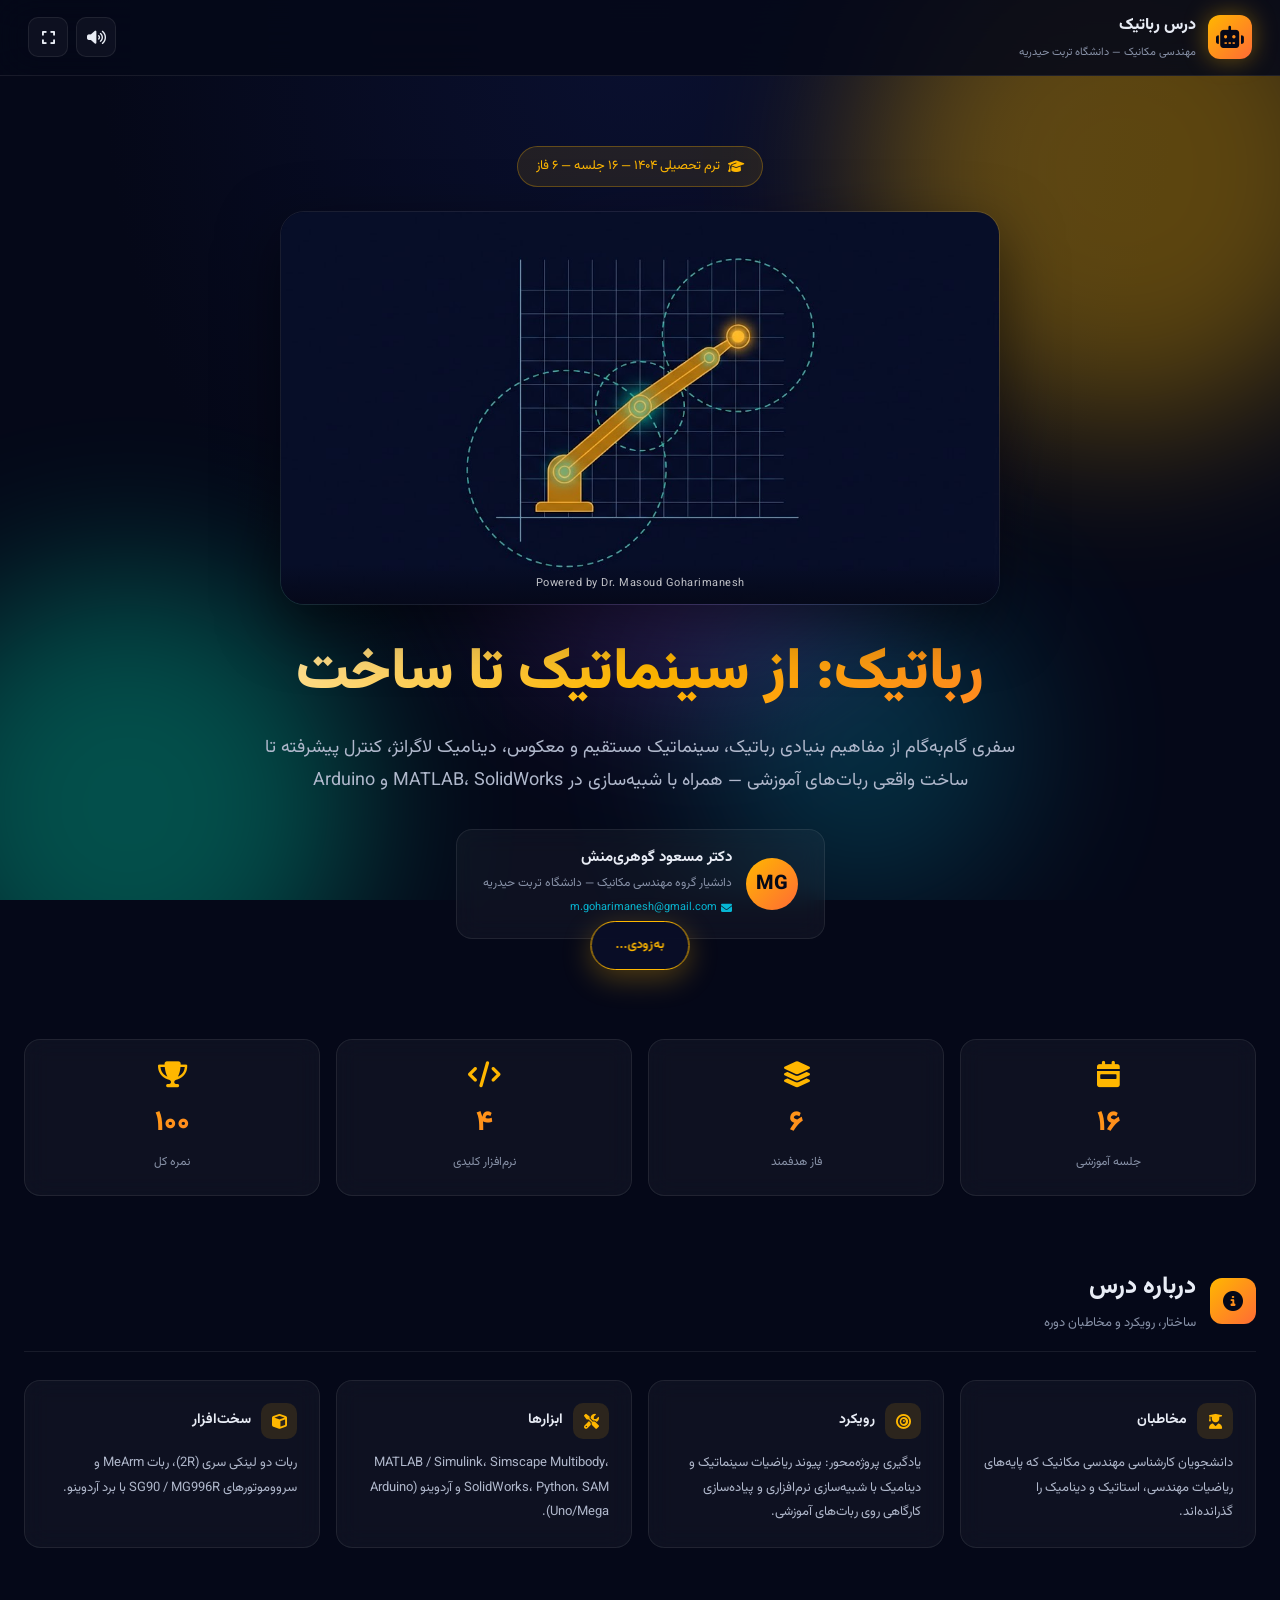
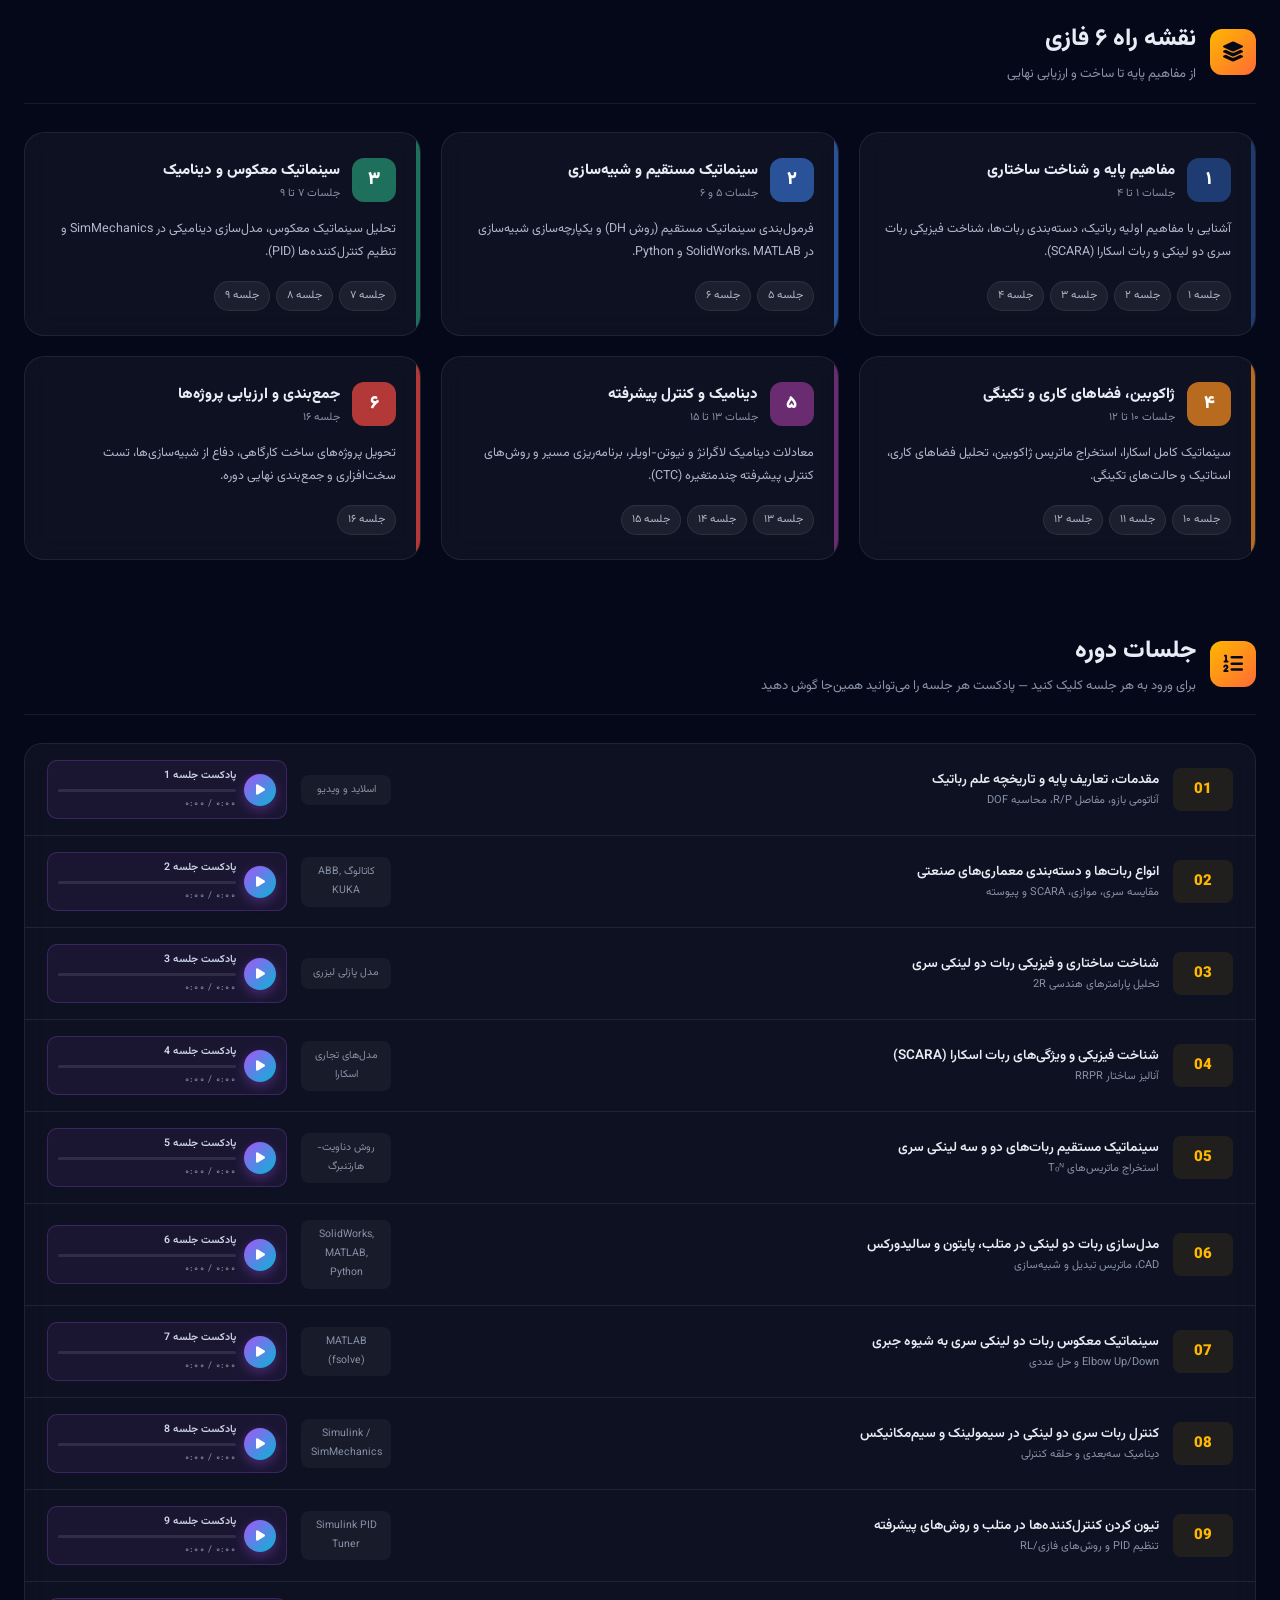
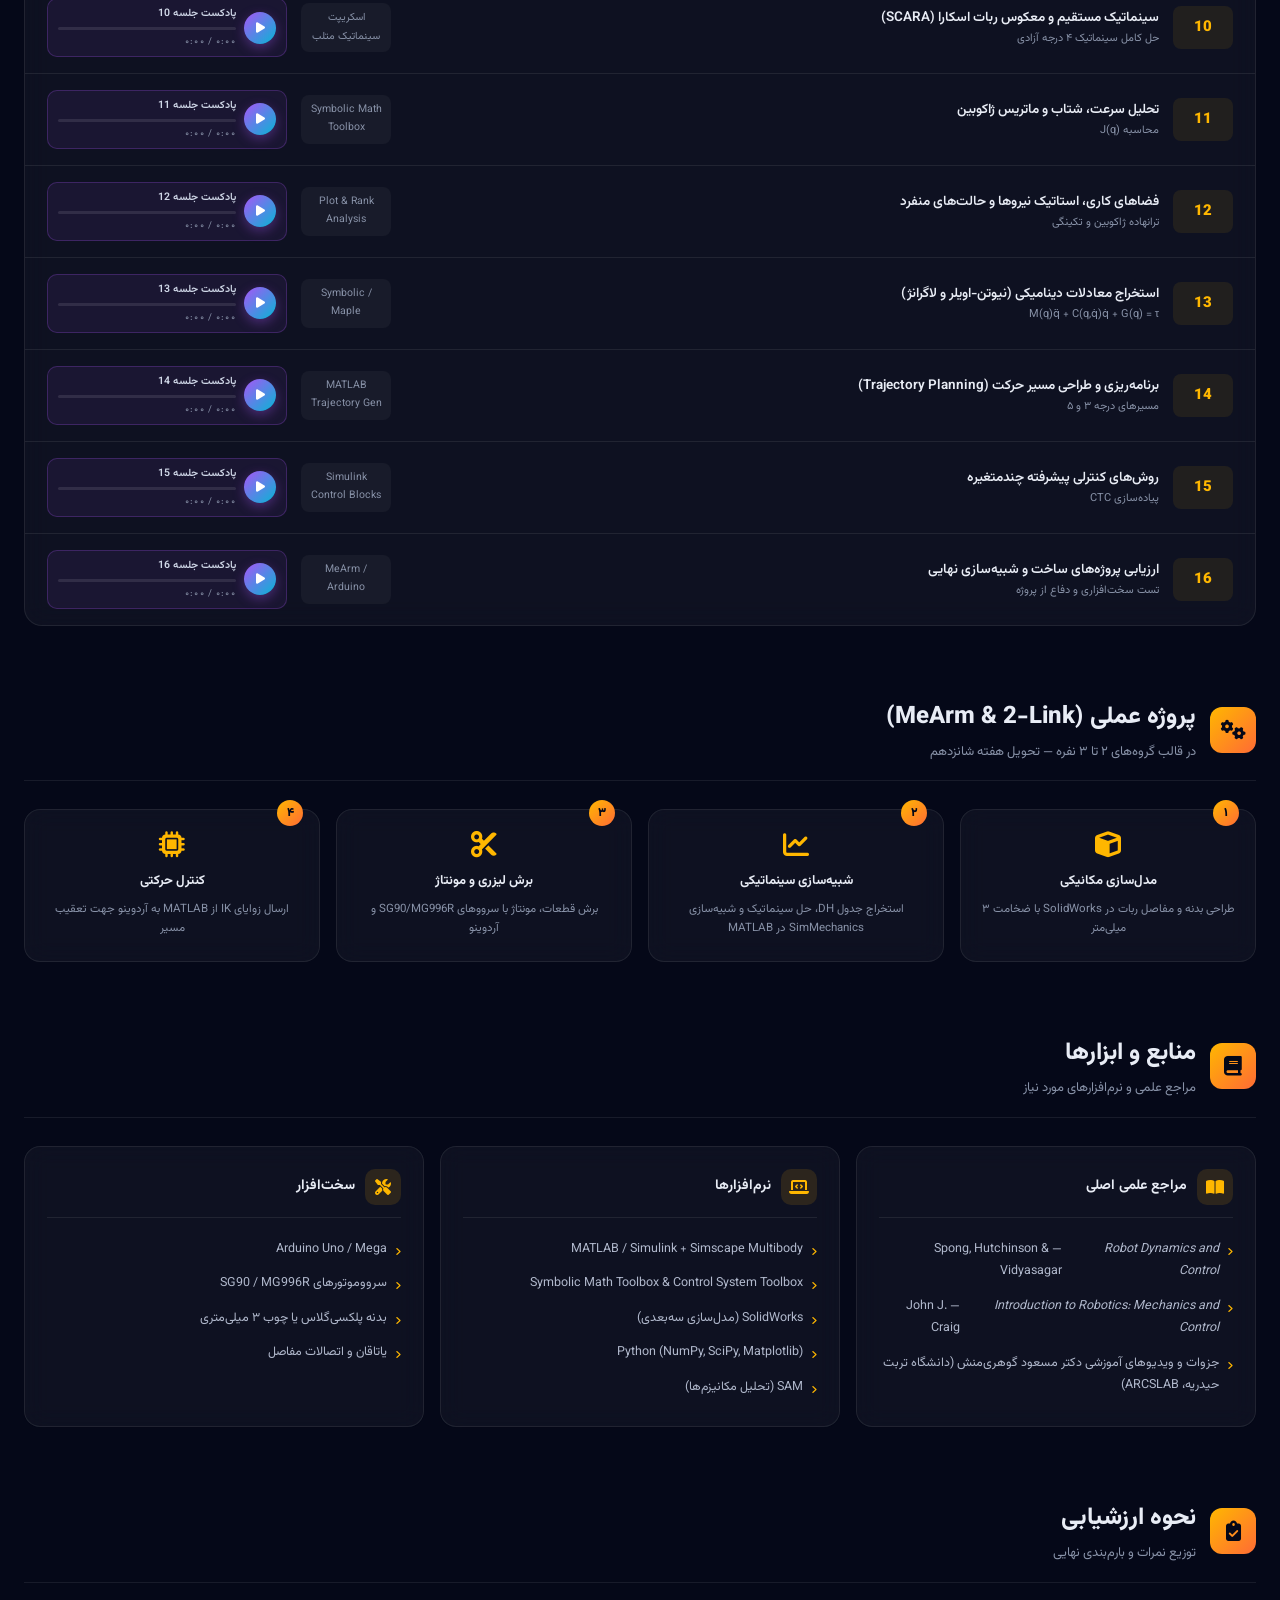
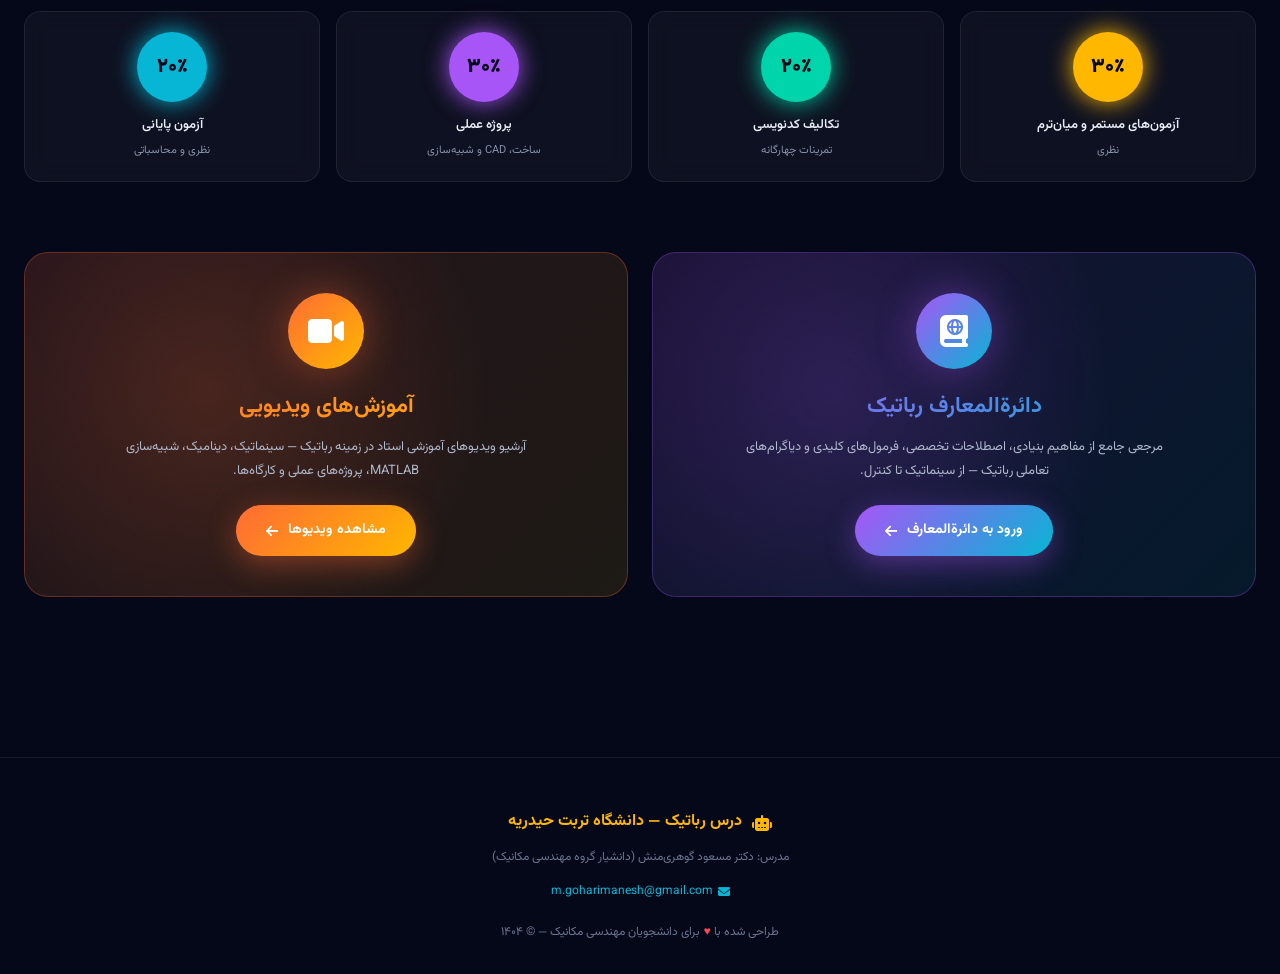
<file: index.html>
<!DOCTYPE html>
<html lang="fa" dir="rtl">
<head>
<meta charset="UTF-8">
<meta name="viewport" content="width=device-width, initial-scale=1.0">
<title>درس رباتیک | دانشگاه تربت حیدریه - دکتر مسعود گوهری‌منش</title>
<meta name="description" content="درس رباتیک کارشناسی مهندسی مکانیک — ۱۶ جلسه، ۶ فاز، از سینماتیک تا ساخت — دانشگاه تربت حیدریه">

<link rel="preconnect" href="https://fonts.googleapis.com">
<link rel="preconnect" href="https://fonts.gstatic.com" crossorigin>
<link href="https://fonts.googleapis.com/css2?family=Vazirmatn:wght@300;400;500;600;700;800;900&display=swap" rel="stylesheet">
<link rel="stylesheet" href="https://cdnjs.cloudflare.com/ajax/libs/font-awesome/6.5.1/css/all.min.css">

<style>
/* ═══════ متغیرها ═══════ */
:root {
  --accent: #ffb700;
  --accent2: #ff6b35;
  --success: #00d4aa;
  --danger: #ff4757;
  --purple: #a855f7;
  --pink: #ec4899;
  --cyan: #06b6d4;
  --dark: #050818;
  --card: rgba(255,255,255,0.04);
  --border: rgba(255,255,255,0.08);
  --phase1: #1e3c72; --phase2: #2a5298; --phase3: #1e6f5c;
  --phase4: #b86b1e; --phase5: #6a2c70; --phase6: #b33939;
}

* { margin: 0; padding: 0; box-sizing: border-box; }
html { scroll-behavior: smooth; }

body {
  font-family: 'Vazirmatn', sans-serif;
  background: var(--dark);
  color: #e8ecf5;
  min-height: 100vh;
  overflow-x: hidden;
  line-height: 1.8;
}

/* ═══════ پس‌زمینه متحرک ═══════ */
.bg-wrap { position: fixed; inset: 0; z-index: -2; overflow: hidden;
  background: radial-gradient(ellipse at top, #0a1030 0%, #050818 60%); }
.bubble { position: absolute; border-radius: 50%; filter: blur(80px);
  opacity: 0.35; animation: float 22s infinite ease-in-out; }
.b1 { width: 520px; height: 520px; background: #ffb700; top: -10%; right: -8%; }
.b2 { width: 460px; height: 460px; background: #00d4aa; bottom: -15%; left: -8%; animation-delay: -7s; }
.b3 { width: 380px; height: 380px; background: #a855f7; top: 35%; left: 40%; animation-delay: -14s; opacity: 0.25; }
.b4 { width: 320px; height: 320px; background: #06b6d4; top: 65%; right: 20%; animation-delay: -4s; opacity: 0.22; }
@keyframes float {
  0%,100% { transform: translate(0,0) scale(1); }
  33% { transform: translate(60px,-50px) scale(1.1); }
  66% { transform: translate(-40px,40px) scale(0.95); }
}
.particles { position: fixed; inset: 0; z-index: -1; pointer-events: none; }
.particle { position: absolute; width: 3px; height: 3px; background: var(--accent);
  border-radius: 50%; box-shadow: 0 0 8px var(--accent); animation: rise linear infinite; opacity: 0; }
@keyframes rise {
  0% { transform: translateY(100vh) scale(0); opacity: 0; }
  10% { opacity: 0.8; }
  90% { opacity: 0.6; }
  100% { transform: translateY(-20vh) scale(1.2); opacity: 0; }
}

/* ═══════ Header ═══════ */
.top-bar {
  position: sticky; top: 0; z-index: 100;
  background: rgba(5,8,24,0.88);
  backdrop-filter: blur(20px);
  border-bottom: 1px solid var(--border);
  padding: 12px 28px;
  display: flex; justify-content: space-between; align-items: center; gap: 16px;
}
.brand { display: flex; align-items: center; gap: 12px; }
.brand-icon {
  width: 44px; height: 44px;
  background: linear-gradient(135deg, var(--accent), var(--accent2));
  border-radius: 12px; display: grid; place-items: center;
  font-size: 22px; color: #050818;
  box-shadow: 0 0 24px rgba(255,183,0,0.4);
  animation: pulse 3s infinite;
}
@keyframes pulse {
  0%,100% { box-shadow: 0 0 24px rgba(255,183,0,0.4); }
  50% { box-shadow: 0 0 38px rgba(255,183,0,0.7); }
}
.brand-text h1 { font-size: 16px; font-weight: 800; }
.brand-text p { font-size: 11px; color: #8892a8; margin-top: 2px; }

.top-actions { display: flex; gap: 8px; align-items: center; }
.icon-btn {
  width: 40px; height: 40px; border-radius: 10px;
  background: var(--card); border: 1px solid var(--border);
  color: #e8ecf5; cursor: pointer;
  display: grid; place-items: center; font-size: 15px;
  transition: all 0.25s ease;
}
.icon-btn:hover {
  background: rgba(255,183,0,0.15); border-color: var(--accent);
  color: var(--accent); transform: translateY(-2px);
}

/* ═══════ Container ═══════ */
.container { max-width: 1280px; margin: 0 auto; padding: 0 24px 80px; }

/* ═══════ Hero ═══════ */
.hero { text-align: center; padding: 70px 20px 50px; position: relative; }
.hero-badge {
  display: inline-flex; align-items: center; gap: 8px;
  padding: 8px 18px;
  background: rgba(255,183,0,0.1);
  border: 1px solid rgba(255,183,0,0.3);
  border-radius: 100px; font-size: 13px; color: var(--accent);
  margin-bottom: 24px;
  animation: fadeDown 0.8s ease;
}
.hero-badge i { animation: rotate 4s linear infinite; }
@keyframes rotate { to { transform: rotate(360deg); } }

/* تصویر Hero */
.hero-img-wrap {
  max-width: 720px;
  margin: 0 auto 32px;
  border-radius: 24px;
  overflow: hidden;
  border: 1px solid var(--border);
  box-shadow: 0 20px 60px rgba(0,0,0,0.5);
  position: relative;
  animation: fadeDown 0.9s ease 0.05s backwards;
}
.hero-img-wrap::after {
  content: 'Powered by Dr. Masoud Goharimanesh';
  position: absolute;
  bottom: 0; left: 0; right: 0;
  padding: 10px;
  text-align: center;
  font-size: 11px;
  color: rgba(255,255,255,0.75);
  background: linear-gradient(to top, rgba(5,8,24,0.9), transparent);
  letter-spacing: 0.5px;
}
.hero-img-wrap img {
  width: 100%; height: auto; display: block;
}
.hero-img-wrap .fallback {
  min-height: 240px;
  background: linear-gradient(135deg, #0a1030, #1a2050);
  display: grid; place-items: center;
  color: #8892a8; font-size: 13px;
}

.hero h1 {
  font-size: clamp(32px, 5vw, 58px);
  font-weight: 900; line-height: 1.3; margin-bottom: 20px;
  background: linear-gradient(135deg, #fff 0%, var(--accent) 50%, var(--accent2) 100%);
  -webkit-background-clip: text; background-clip: text;
  -webkit-text-fill-color: transparent;
  animation: fadeDown 0.9s ease 0.1s backwards;
}
.hero-sub {
  font-size: clamp(15px, 2vw, 18px);
  color: #b0b8cc; max-width: 780px;
  margin: 0 auto 32px;
  animation: fadeDown 1s ease 0.2s backwards;
}

.hero-instructor {
  display: inline-flex; align-items: center; gap: 14px;
  padding: 14px 26px;
  background: var(--card); border: 1px solid var(--border);
  border-radius: 16px; backdrop-filter: blur(12px);
  animation: fadeDown 1.1s ease 0.3s backwards;
}
.hero-instructor .avatar {
  width: 52px; height: 52px; border-radius: 50%;
  background: linear-gradient(135deg, var(--accent), var(--accent2));
  display: grid; place-items: center;
  font-size: 20px; color: #050818; font-weight: 800;
}
.hero-instructor .info { text-align: right; }
.hero-instructor .info strong { display: block; font-size: 15px; margin-bottom: 2px; }
.hero-instructor .info span { font-size: 12px; color: #8892a8; display: block; }
.hero-instructor .info a {
  font-size: 11px; color: var(--cyan); text-decoration: none; margin-top: 2px;
  display: inline-flex; align-items: center; gap: 4px;
}
.hero-instructor .info a:hover { text-decoration: underline; }

@keyframes fadeDown {
  from { opacity: 0; transform: translateY(-20px); }
  to { opacity: 1; transform: translateY(0); }
}

/* ═══════ آمار ═══════ */
.stats {
  display: grid; grid-template-columns: repeat(auto-fit, minmax(160px, 1fr));
  gap: 16px; margin: 50px 0 20px;
}
.stat-card {
  background: var(--card); border: 1px solid var(--border);
  border-radius: 16px; padding: 22px 18px; text-align: center;
  backdrop-filter: blur(12px);
  transition: all 0.3s ease;
  animation: fadeUp 0.7s ease backwards;
}
.stat-card:nth-child(1) { animation-delay: 0.1s; }
.stat-card:nth-child(2) { animation-delay: 0.2s; }
.stat-card:nth-child(3) { animation-delay: 0.3s; }
.stat-card:nth-child(4) { animation-delay: 0.4s; }
.stat-card:hover {
  transform: translateY(-4px); border-color: var(--accent);
  box-shadow: 0 10px 40px rgba(255,183,0,0.15);
}
.stat-card i { font-size: 26px; color: var(--accent); margin-bottom: 10px; display: block; }
.stat-card .num {
  font-size: 28px; font-weight: 900;
  background: linear-gradient(135deg, var(--accent), var(--accent2));
  -webkit-background-clip: text; background-clip: text;
  -webkit-text-fill-color: transparent;
}
.stat-card .label { font-size: 12px; color: #8892a8; margin-top: 4px; }

@keyframes fadeUp {
  from { opacity: 0; transform: translateY(20px); }
  to { opacity: 1; transform: translateY(0); }
}

/* ═══════ Section ═══════ */
.section { margin-top: 70px; scroll-margin-top: 90px; }
.section-head {
  display: flex; align-items: center; gap: 14px;
  margin-bottom: 28px; padding-bottom: 16px;
  border-bottom: 1px solid var(--border);
}
.section-head .icon {
  width: 46px; height: 46px; border-radius: 12px;
  background: linear-gradient(135deg, var(--accent), var(--accent2));
  display: grid; place-items: center;
  font-size: 20px; color: #050818; flex-shrink: 0;
}
.section-head h2 { font-size: 24px; font-weight: 800; }
.section-head p { font-size: 13px; color: #8892a8; margin-top: 2px; }

/* ═══════ کارت‌های معرفی ═══════ */
.info-grid {
  display: grid; grid-template-columns: repeat(auto-fit, minmax(260px, 1fr));
  gap: 16px;
}
.info-card {
  background: var(--card); border: 1px solid var(--border);
  border-radius: 16px; padding: 22px;
  backdrop-filter: blur(12px);
  transition: all 0.3s ease;
}
.info-card:hover { border-color: var(--accent); transform: translateY(-3px); }
.info-card .ic-head {
  display: flex; align-items: center; gap: 10px; margin-bottom: 12px;
}
.info-card .ic-head i {
  width: 36px; height: 36px; border-radius: 10px;
  background: rgba(255,183,0,0.12); color: var(--accent);
  display: grid; place-items: center; font-size: 15px;
}
.info-card .ic-head strong { font-size: 14px; }
.info-card p { font-size: 13px; color: #b0b8cc; line-height: 1.9; }

/* ═══════ فازها ═══════ */
.phases {
  display: grid; grid-template-columns: repeat(auto-fit, minmax(320px, 1fr));
  gap: 20px;
}
.phase-card {
  background: var(--card); border: 1px solid var(--border);
  border-radius: 20px; padding: 24px;
  backdrop-filter: blur(12px);
  position: relative; overflow: hidden;
  transition: all 0.35s ease;
}
.phase-card::before {
  content: ''; position: absolute; top: 0; right: 0;
  width: 4px; height: 100%; background: var(--pc);
}
.phase-card:hover {
  transform: translateY(-5px); border-color: var(--pc);
  box-shadow: 0 12px 40px rgba(0,0,0,0.3);
}
.phase-head {
  display: flex; align-items: center; gap: 12px; margin-bottom: 14px;
}
.phase-num {
  width: 44px; height: 44px; border-radius: 12px;
  background: var(--pc); display: grid; place-items: center;
  font-weight: 900; font-size: 18px; color: #fff; flex-shrink: 0;
}
.phase-head h3 { font-size: 15px; font-weight: 800; }
.phase-head p { font-size: 11px; color: #8892a8; }
.phase-card .desc {
  font-size: 12.5px; color: #b0b8cc; line-height: 1.9; margin-bottom: 16px;
}
.phase-sessions { display: flex; flex-wrap: wrap; gap: 6px; }
.session-tag {
  padding: 4px 10px;
  background: rgba(255,255,255,0.06);
  border: 1px solid var(--border);
  border-radius: 100px; font-size: 11px; color: #b0b8cc;
  transition: all 0.2s;
}
.session-tag:hover { background: var(--pc); color: #fff; border-color: var(--pc); }

/* ═══════ جدول جلسات (با پادکست) ═══════ */
.sessions-table {
  background: var(--card); border: 1px solid var(--border);
  border-radius: 18px; overflow: hidden;
  backdrop-filter: blur(12px);
}
.st-row {
  display: grid;
  grid-template-columns: 60px 1fr 90px 240px;
  gap: 14px;
  padding: 16px 22px;
  border-bottom: 1px solid var(--border);
  align-items: center;
  transition: all 0.25s ease;
}
.st-row:last-child { border-bottom: none; }
.st-row:hover { background: rgba(255,183,0,0.04); }
.st-row .num {
  font-weight: 900; font-size: 15px; color: var(--accent);
  text-align: center; padding: 8px 0; border-radius: 8px;
  background: rgba(255,183,0,0.08); cursor: pointer;
}
.st-row .info { cursor: pointer; }
.st-row .title { font-size: 13.5px; font-weight: 600; line-height: 1.5; }
.st-row .title small {
  display: block; font-size: 11px; color: #8892a8;
  font-weight: 400; margin-top: 3px;
}
.st-row .tool {
  font-size: 10.5px; color: #8892a8;
  padding: 6px 8px;
  background: rgba(255,255,255,0.04);
  border-radius: 8px; text-align: center;
}

/* پخش‌کننده پادکست */
.podcast-cell {
  display: flex; align-items: center; gap: 8px;
  padding: 6px 10px;
  background: rgba(168,85,247,0.08);
  border: 1px solid rgba(168,85,247,0.25);
  border-radius: 10px;
  transition: all 0.25s;
}
.podcast-cell:hover {
  background: rgba(168,85,247,0.15);
  border-color: var(--purple);
}
.podcast-cell .play-btn {
  width: 32px; height: 32px; flex-shrink: 0;
  border-radius: 50%;
  background: linear-gradient(135deg, var(--purple), var(--cyan));
  border: none; color: #fff;
  cursor: pointer; display: grid; place-items: center;
  font-size: 12px;
  transition: all 0.25s;
  box-shadow: 0 4px 12px rgba(168,85,247,0.35);
}
.podcast-cell .play-btn:hover {
  transform: scale(1.1);
  box-shadow: 0 6px 20px rgba(6,182,212,0.5);
}
.podcast-cell .play-btn.playing {
  background: linear-gradient(135deg, var(--danger), var(--accent2));
}
.podcast-cell .pod-info {
  flex: 1; min-width: 0; display: flex; flex-direction: column; gap: 3px;
}
.podcast-cell .pod-title {
  font-size: 10.5px; color: #d0d8e8; font-weight: 600;
  white-space: nowrap; overflow: hidden; text-overflow: ellipsis;
}
.podcast-cell .pod-bar {
  height: 3px; background: rgba(255,255,255,0.1);
  border-radius: 3px; overflow: hidden;
  cursor: pointer;
}
.podcast-cell .pod-bar-fill {
  height: 100%; width: 0%;
  background: linear-gradient(90deg, var(--purple), var(--cyan));
  transition: width 0.1s linear;
}
.podcast-cell .pod-time {
  font-size: 9.5px; color: #8892a8; font-variant-numeric: tabular-nums;
}

/* ═══════ پروژه ═══════ */
.project-flow {
  display: grid; grid-template-columns: repeat(auto-fit, minmax(220px, 1fr));
  gap: 16px; margin-top: 10px;
}
.pf-step {
  background: var(--card); border: 1px solid var(--border);
  border-radius: 16px; padding: 22px 18px;
  text-align: center; position: relative;
  backdrop-filter: blur(12px);
  transition: all 0.3s;
}
.pf-step:hover { border-color: var(--accent); transform: translateY(-4px); }
.pf-step .step-num {
  position: absolute; top: -10px; right: 16px;
  width: 26px; height: 26px; border-radius: 50%;
  background: linear-gradient(135deg, var(--accent), var(--accent2));
  color: #050818; display: grid; place-items: center;
  font-size: 12px; font-weight: 900;
}
.pf-step i { font-size: 26px; color: var(--accent); margin-bottom: 12px; display: block; }
.pf-step h4 { font-size: 13px; margin-bottom: 6px; }
.pf-step p { font-size: 11.5px; color: #8892a8; line-height: 1.7; }

/* ═══════ منابع ═══════ */
.res-grid {
  display: grid; grid-template-columns: repeat(auto-fit, minmax(280px, 1fr));
  gap: 16px;
}
.res-card {
  background: var(--card); border: 1px solid var(--border);
  border-radius: 16px; padding: 22px;
  backdrop-filter: blur(12px);
  transition: all 0.3s ease;
}
.res-card:hover { border-color: var(--accent); transform: translateY(-3px); }
.res-card .res-head {
  display: flex; align-items: center; gap: 10px;
  margin-bottom: 14px; padding-bottom: 12px;
  border-bottom: 1px solid var(--border);
}
.res-card .res-head i {
  width: 36px; height: 36px; border-radius: 10px;
  background: rgba(255,183,0,0.12); color: var(--accent);
  display: grid; place-items: center;
}
.res-card .res-head strong { font-size: 14px; }
.res-card ul { list-style: none; }
.res-card ul li {
  font-size: 12.5px; color: #b0b8cc; padding: 6px 0;
  display: flex; align-items: flex-start; gap: 8px;
}
.res-card ul li::before {
  content: '\f105'; font-family: 'Font Awesome 6 Free';
  font-weight: 900; color: var(--accent); font-size: 10px; margin-top: 4px;
}

/* ═══════ ارزشیابی ═══════ */
.grading-grid {
  display: grid; grid-template-columns: repeat(auto-fit, minmax(220px, 1fr));
  gap: 16px; margin-bottom: 24px;
}
.grade-card {
  background: var(--card); border: 1px solid var(--border);
  border-radius: 16px; padding: 20px; text-align: center;
  transition: all 0.3s;
  backdrop-filter: blur(12px);
}
.grade-card:hover { transform: translateY(-3px); }
.grade-card .circle {
  width: 70px; height: 70px; margin: 0 auto 12px;
  border-radius: 50%; display: grid; place-items: center;
  font-size: 20px; font-weight: 900; color: #050818;
  background: var(--gc);
  box-shadow: 0 0 24px var(--gc);
}
.grade-card .label { font-size: 13px; font-weight: 600; }
.grade-card .sub { font-size: 11px; color: #8892a8; margin-top: 4px; }

/* ═══════ دو CTA بزرگ (دائرةالمعارف + آموزش ویدیویی) ═══════ */
.cta-pair {
  display: grid;
  grid-template-columns: repeat(auto-fit, minmax(340px, 1fr));
  gap: 24px;
}
.big-cta {
  background: var(--cta-bg);
  border: 1px solid var(--cta-border);
  border-radius: 24px;
  padding: 40px 28px;
  text-align: center;
  position: relative;
  overflow: hidden;
  transition: all 0.4s ease;
}
.big-cta:hover {
  transform: translateY(-4px);
  box-shadow: 0 16px 50px var(--cta-shadow);
}
.big-cta::before {
  content: '';
  position: absolute; inset: 0;
  background: radial-gradient(circle at 30% 40%, var(--cta-glow), transparent 60%);
  pointer-events: none;
}
.big-cta .cta-icon {
  width: 76px; height: 76px; margin: 0 auto 18px;
  border-radius: 50%;
  background: var(--cta-grad);
  display: grid; place-items: center;
  font-size: 32px; color: #fff;
  box-shadow: 0 0 40px var(--cta-shadow);
  position: relative;
  animation: ctaPulse 3s infinite;
}
@keyframes ctaPulse {
  0%,100% { transform: scale(1); }
  50% { transform: scale(1.06); }
}
.big-cta h2 {
  font-size: 22px; margin-bottom: 10px; position: relative;
  background: var(--cta-grad);
  -webkit-background-clip: text; background-clip: text;
  -webkit-text-fill-color: transparent;
}
.big-cta p {
  font-size: 13px; color: #b0b8cc;
  margin: 0 auto 22px; position: relative;
  max-width: 420px;
}
.big-cta .cta-btn {
  display: inline-flex; align-items: center; gap: 10px;
  padding: 13px 30px;
  background: var(--cta-grad);
  color: #fff; border: none;
  border-radius: 100px;
  font-family: 'Vazirmatn', sans-serif;
  font-size: 14px; font-weight: 700;
  cursor: pointer; text-decoration: none;
  transition: all 0.3s ease;
  position: relative;
  box-shadow: 0 8px 30px var(--cta-shadow);
}
.big-cta .cta-btn:hover {
  transform: translateY(-2px) scale(1.03);
}
.big-cta .cta-btn i { transition: transform 0.3s; }
.big-cta .cta-btn:hover i { transform: translateX(-5px); }

/* دائرةالمعارف */
.big-cta.encyclopedia {
  --cta-bg: linear-gradient(135deg, rgba(168,85,247,0.12), rgba(6,182,212,0.1));
  --cta-border: rgba(168,85,247,0.3);
  --cta-grad: linear-gradient(135deg, var(--purple), var(--cyan));
  --cta-glow: rgba(168,85,247,0.18);
  --cta-shadow: rgba(168,85,247,0.4);
}
/* آموزش ویدیویی */
.big-cta.tutorials {
  --cta-bg: linear-gradient(135deg, rgba(255,107,53,0.12), rgba(255,183,0,0.1));
  --cta-border: rgba(255,107,53,0.3);
  --cta-grad: linear-gradient(135deg, var(--accent2), var(--accent));
  --cta-glow: rgba(255,107,53,0.18);
  --cta-shadow: rgba(255,107,53,0.4);
}

/* ═══════ Footer ═══════ */
footer {
  text-align: center; padding: 50px 24px 30px;
  border-top: 1px solid var(--border); margin-top: 80px;
}
footer .brand-foot {
  display: inline-flex; align-items: center; gap: 10px;
  font-weight: 700; color: var(--accent); margin-bottom: 10px;
}
footer p { font-size: 12px; color: #6b7590; }
footer .heart { color: var(--danger); }
footer .contact-info {
  display: inline-flex; gap: 16px; flex-wrap: wrap;
  justify-content: center;
  margin: 12px 0;
  font-size: 12px;
}
footer .contact-info a {
  color: var(--cyan); text-decoration: none;
  display: inline-flex; align-items: center; gap: 5px;
  transition: color 0.2s;
}
footer .contact-info a:hover { color: var(--accent); }

/* ═══════ Toast ═══════ */
.toast {
  position: fixed; bottom: 30px; left: 50%;
  transform: translateX(-50%) translateY(100px);
  background: rgba(10,14,39,0.95);
  border: 1px solid var(--accent);
  color: var(--accent);
  padding: 12px 24px; border-radius: 100px;
  font-size: 13px; font-weight: 600;
  backdrop-filter: blur(20px); z-index: 999;
  transition: transform 0.4s ease;
  box-shadow: 0 8px 30px rgba(255,183,0,0.3);
}
.toast.show { transform: translateX(-50%) translateY(0); }

/* ═══════ ریسپانسیو ═══════ */
@media (max-width: 900px) {
  .st-row {
    grid-template-columns: 50px 1fr;
    gap: 10px;
  }
  .st-row .tool { grid-column: 1 / -1; display: none; }
  .st-row .podcast-cell {
    grid-column: 1 / -1;
    margin-top: 4px;
  }
}
@media (max-width: 768px) {
  .top-bar { padding: 10px 16px; }
  .brand-text h1 { font-size: 13px; }
  .brand-text p { display: none; }
  .container { padding: 0 16px 60px; }
  .hero { padding: 50px 12px 40px; }
  .section { margin-top: 50px; }
  .section-head h2 { font-size: 20px; }
  .hero-instructor { padding: 12px 18px; }
  .hero-instructor .info strong { font-size: 13px; }
}
</style>
</head>
<body>

<!-- ═══════ پس‌زمینه ═══════ -->
<div class="bg-wrap">
  <div class="bubble b1"></div>
  <div class="bubble b2"></div>
  <div class="bubble b3"></div>
  <div class="bubble b4"></div>
</div>
<div class="particles" id="particles"></div>

<!-- ═══════ Header ═══════ -->
<header class="top-bar">
  <div class="brand">
    <div class="brand-icon"><i class="fas fa-robot"></i></div>
    <div class="brand-text">
      <h1>درس رباتیک</h1>
      <p>مهندسی مکانیک — دانشگاه تربت حیدریه</p>
    </div>
  </div>
  <div class="top-actions">
    <button class="icon-btn" id="soundBtn" title="صدا"><i class="fas fa-volume-up"></i></button>
    <button class="icon-btn" id="fsBtn" title="تمام‌صفحه"><i class="fas fa-expand"></i></button>
  </div>
</header>

<main class="container">

  <!-- ═══════ Hero ═══════ -->
  <section class="hero">
    <div class="hero-badge">
      <i class="fas fa-graduation-cap"></i>
      <span>ترم تحصیلی ۱۴۰۴ — ۱۶ جلسه — ۶ فاز</span>
    </div>

    <!-- تصویر Hero (اختیاری) -->
    <div class="hero-img-wrap" id="heroImgWrap">
      <img src="assets/hero-banner.jpg" alt="رباتیک — از سینماتیک تا ساخت"
           onerror="this.parentElement.innerHTML='<div class=\'fallback\'><i class=\'fas fa-image\' style=\'font-size:40px;margin-bottom:8px;display:block;color:#ffb700;\'></i>تصویر Hero اینجا قرار می‌گیرد</div>'">
    </div>

    <h1>رباتیک: از سینماتیک تا ساخت</h1>
    <p class="hero-sub">
      سفری گام‌به‌گام از مفاهیم بنیادی رباتیک، سینماتیک مستقیم و معکوس، دینامیک لاگرانژ،
      کنترل پیشرفته تا ساخت واقعی ربات‌های آموزشی — همراه با شبیه‌سازی در MATLAB، SolidWorks و Arduino
    </p>

    <div class="hero-instructor">
      <div class="avatar">MG</div>
      <div class="info">
        <strong>دکتر مسعود گوهری‌منش</strong>
        <span>دانشیار گروه مهندسی مکانیک — دانشگاه تربت حیدریه</span>
        <a href="mailto:m.goharimanesh@gmail.com">
          <i class="fas fa-envelope"></i>
          m.goharimanesh@gmail.com
        </a>
      </div>
    </div>
  </section>

  <!-- ═══════ آمار ═══════ -->
  <div class="stats">
    <div class="stat-card">
      <i class="fas fa-calendar-week"></i>
      <div class="num">۱۶</div>
      <div class="label">جلسه آموزشی</div>
    </div>
    <div class="stat-card">
      <i class="fas fa-layer-group"></i>
      <div class="num">۶</div>
      <div class="label">فاز هدفمند</div>
    </div>
    <div class="stat-card">
      <i class="fas fa-code"></i>
      <div class="num">۴</div>
      <div class="label">نرم‌افزار کلیدی</div>
    </div>
    <div class="stat-card">
      <i class="fas fa-trophy"></i>
      <div class="num">۱۰۰</div>
      <div class="label">نمره کل</div>
    </div>
  </div>

  <!-- ═══════ معرفی درس ═══════ -->
  <section class="section" id="about">
    <div class="section-head">
      <div class="icon"><i class="fas fa-info-circle"></i></div>
      <div>
        <h2>درباره درس</h2>
        <p>ساختار، رویکرد و مخاطبان دوره</p>
      </div>
    </div>
    <div class="info-grid">
      <div class="info-card">
        <div class="ic-head"><i class="fas fa-user-graduate"></i><strong>مخاطبان</strong></div>
        <p>دانشجویان کارشناسی مهندسی مکانیک که پایه‌های ریاضیات مهندسی، استاتیک و دینامیک را گذرانده‌اند.</p>
      </div>
      <div class="info-card">
        <div class="ic-head"><i class="fas fa-bullseye"></i><strong>رویکرد</strong></div>
        <p>یادگیری پروژه‌محور: پیوند ریاضیات سینماتیک و دینامیک با شبیه‌سازی نرم‌افزاری و پیاده‌سازی کارگاهی روی ربات‌های آموزشی.</p>
      </div>
      <div class="info-card">
        <div class="ic-head"><i class="fas fa-tools"></i><strong>ابزارها</strong></div>
        <p>MATLAB / Simulink، Simscape Multibody، SolidWorks، Python، SAM و آردوینو (Arduino Uno/Mega).</p>
      </div>
      <div class="info-card">
        <div class="ic-head"><i class="fas fa-cube"></i><strong>سخت‌افزار</strong></div>
        <p>ربات دو لینکی سری (2R)، ربات MeArm و سرووموتورهای SG90 / MG996R با برد آردوینو.</p>
      </div>
    </div>
  </section>

  <!-- ═══════ فازها ═══════ -->
  <section class="section" id="phases">
    <div class="section-head">
      <div class="icon"><i class="fas fa-layer-group"></i></div>
      <div>
        <h2>نقشه راه ۶ فازی</h2>
        <p>از مفاهیم پایه تا ساخت و ارزیابی نهایی</p>
      </div>
    </div>
    <div class="phases">
      <div class="phase-card" style="--pc: var(--phase1);">
        <div class="phase-head">
          <div class="phase-num">۱</div>
          <div><h3>مفاهیم پایه و شناخت ساختاری</h3><p>جلسات ۱ تا ۴</p></div>
        </div>
        <p class="desc">آشنایی با مفاهیم اولیه رباتیک، دسته‌بندی ربات‌ها، شناخت فیزیکی ربات سری دو لینکی و ربات اسکارا (SCARA).</p>
        <div class="phase-sessions">
          <span class="session-tag">جلسه ۱</span><span class="session-tag">جلسه ۲</span>
          <span class="session-tag">جلسه ۳</span><span class="session-tag">جلسه ۴</span>
        </div>
      </div>
      <div class="phase-card" style="--pc: var(--phase2);">
        <div class="phase-head">
          <div class="phase-num">۲</div>
          <div><h3>سینماتیک مستقیم و شبیه‌سازی</h3><p>جلسات ۵ و ۶</p></div>
        </div>
        <p class="desc">فرمول‌بندی سینماتیک مستقیم (روش DH) و یکپارچه‌سازی شبیه‌سازی در SolidWorks، MATLAB و Python.</p>
        <div class="phase-sessions">
          <span class="session-tag">جلسه ۵</span><span class="session-tag">جلسه ۶</span>
        </div>
      </div>
      <div class="phase-card" style="--pc: var(--phase3);">
        <div class="phase-head">
          <div class="phase-num">۳</div>
          <div><h3>سینماتیک معکوس و دینامیک</h3><p>جلسات ۷ تا ۹</p></div>
        </div>
        <p class="desc">تحلیل سینماتیک معکوس، مدل‌سازی دینامیکی در SimMechanics و تنظیم کنترل‌کننده‌ها (PID).</p>
        <div class="phase-sessions">
          <span class="session-tag">جلسه ۷</span><span class="session-tag">جلسه ۸</span><span class="session-tag">جلسه ۹</span>
        </div>
      </div>
      <div class="phase-card" style="--pc: var(--phase4);">
        <div class="phase-head">
          <div class="phase-num">۴</div>
          <div><h3>ژاکوبین، فضاهای کاری و تکینگی</h3><p>جلسات ۱۰ تا ۱۲</p></div>
        </div>
        <p class="desc">سینماتیک کامل اسکارا، استخراج ماتریس ژاکوبین، تحلیل فضاهای کاری، استاتیک و حالت‌های تکینگی.</p>
        <div class="phase-sessions">
          <span class="session-tag">جلسه ۱۰</span><span class="session-tag">جلسه ۱۱</span><span class="session-tag">جلسه ۱۲</span>
        </div>
      </div>
      <div class="phase-card" style="--pc: var(--phase5);">
        <div class="phase-head">
          <div class="phase-num">۵</div>
          <div><h3>دینامیک و کنترل پیشرفته</h3><p>جلسات ۱۳ تا ۱۵</p></div>
        </div>
        <p class="desc">معادلات دینامیک لاگرانژ و نیوتن-اویلر، برنامه‌ریزی مسیر و روش‌های کنترلی پیشرفته چندمتغیره (CTC).</p>
        <div class="phase-sessions">
          <span class="session-tag">جلسه ۱۳</span><span class="session-tag">جلسه ۱۴</span><span class="session-tag">جلسه ۱۵</span>
        </div>
      </div>
      <div class="phase-card" style="--pc: var(--phase6);">
        <div class="phase-head">
          <div class="phase-num">۶</div>
          <div><h3>جمع‌بندی و ارزیابی پروژه‌ها</h3><p>جلسه ۱۶</p></div>
        </div>
        <p class="desc">تحویل پروژه‌های ساخت کارگاهی، دفاع از شبیه‌سازی‌ها، تست سخت‌افزاری و جمع‌بندی نهایی دوره.</p>
        <div class="phase-sessions">
          <span class="session-tag">جلسه ۱۶</span>
        </div>
      </div>
    </div>
  </section>

  <!-- ═══════ جلسات + پادکست ═══════ -->
  <section class="section" id="sessions">
    <div class="section-head">
      <div class="icon"><i class="fas fa-list-ol"></i></div>
      <div>
        <h2>جلسات دوره</h2>
        <p>برای ورود به هر جلسه کلیک کنید — پادکست هر جلسه را می‌توانید همین‌جا گوش دهید</p>
      </div>
    </div>
    <div class="sessions-table" id="sessionsTable"></div>
  </section>

  <!-- ═══════ پروژه ═══════ -->
  <section class="section" id="project">
    <div class="section-head">
      <div class="icon"><i class="fas fa-cogs"></i></div>
      <div>
        <h2>پروژه عملی (MeArm &amp; 2-Link)</h2>
        <p>در قالب گروه‌های ۲ تا ۳ نفره — تحویل هفته شانزدهم</p>
      </div>
    </div>
    <div class="project-flow">
      <div class="pf-step">
        <div class="step-num">۱</div>
        <i class="fas fa-cube"></i>
        <h4>مدل‌سازی مکانیکی</h4>
        <p>طراحی بدنه و مفاصل ربات در SolidWorks با ضخامت ۳ میلی‌متر</p>
      </div>
      <div class="pf-step">
        <div class="step-num">۲</div>
        <i class="fas fa-chart-line"></i>
        <h4>شبیه‌سازی سینماتیکی</h4>
        <p>استخراج جدول DH، حل سینماتیک و شبیه‌سازی SimMechanics در MATLAB</p>
      </div>
      <div class="pf-step">
        <div class="step-num">۳</div>
        <i class="fas fa-cut"></i>
        <h4>برش لیزری و مونتاژ</h4>
        <p>برش قطعات، مونتاژ با سرووهای SG90/MG996R و آردوینو</p>
      </div>
      <div class="pf-step">
        <div class="step-num">۴</div>
        <i class="fas fa-microchip"></i>
        <h4>کنترل حرکتی</h4>
        <p>ارسال زوایای IK از MATLAB به آردوینو جهت تعقیب مسیر</p>
      </div>
    </div>
  </section>

  <!-- ═══════ منابع ═══════ -->
  <section class="section" id="resources">
    <div class="section-head">
      <div class="icon"><i class="fas fa-book"></i></div>
      <div>
        <h2>منابع و ابزارها</h2>
        <p>مراجع علمی و نرم‌افزارهای مورد نیاز</p>
      </div>
    </div>
    <div class="res-grid">
      <div class="res-card">
        <div class="res-head"><i class="fas fa-book-open"></i><strong>مراجع علمی اصلی</strong></div>
        <ul>
          <li><em>Robot Dynamics and Control</em> — Spong, Hutchinson &amp; Vidyasagar</li>
          <li><em>Introduction to Robotics: Mechanics and Control</em> — John J. Craig</li>
          <li>جزوات و ویدیوهای آموزشی دکتر مسعود گوهری‌منش (دانشگاه تربت حیدریه، ARCSLAB)</li>
        </ul>
      </div>
      <div class="res-card">
        <div class="res-head"><i class="fas fa-laptop-code"></i><strong>نرم‌افزارها</strong></div>
        <ul>
          <li>MATLAB / Simulink + Simscape Multibody</li>
          <li>Symbolic Math Toolbox &amp; Control System Toolbox</li>
          <li>SolidWorks (مدل‌سازی سه‌بعدی)</li>
          <li>Python (NumPy, SciPy, Matplotlib)</li>
          <li>SAM (تحلیل مکانیزم‌ها)</li>
        </ul>
      </div>
      <div class="res-card">
        <div class="res-head"><i class="fas fa-tools"></i><strong>سخت‌افزار</strong></div>
        <ul>
          <li>Arduino Uno / Mega</li>
          <li>سرووموتورهای SG90 / MG996R</li>
          <li>بدنه پلکسی‌گلاس یا چوب ۳ میلی‌متری</li>
          <li>یاتاقان و اتصالات مفاصل</li>
        </ul>
      </div>
    </div>
  </section>

  <!-- ═══════ ارزشیابی ═══════ -->
  <section class="section" id="grading">
    <div class="section-head">
      <div class="icon"><i class="fas fa-clipboard-check"></i></div>
      <div>
        <h2>نحوه ارزشیابی</h2>
        <p>توزیع نمرات و بارم‌بندی نهایی</p>
      </div>
    </div>
    <div class="grading-grid">
      <div class="grade-card" style="--gc: var(--accent);">
        <div class="circle">۳۰٪</div>
        <div class="label">آزمون‌های مستمر و میان‌ترم</div>
        <div class="sub">نظری</div>
      </div>
      <div class="grade-card" style="--gc: var(--success);">
        <div class="circle">۲۰٪</div>
        <div class="label">تکالیف کدنویسی</div>
        <div class="sub">تمرینات چهارگانه</div>
      </div>
      <div class="grade-card" style="--gc: var(--purple);">
        <div class="circle">۳۰٪</div>
        <div class="label">پروژه عملی</div>
        <div class="sub">ساخت، CAD و شبیه‌سازی</div>
      </div>
      <div class="grade-card" style="--gc: var(--cyan);">
        <div class="circle">۲۰٪</div>
        <div class="label">آزمون پایانی</div>
        <div class="sub">نظری و محاسباتی</div>
      </div>
    </div>
  </section>

  <!-- ═══════ دو CTA بزرگ ═══════ -->
  <section class="section" id="resources-cta">
    <div class="cta-pair">

      <!-- دائرةالمعارف -->
      <div class="big-cta encyclopedia" id="encyclopediaSection">
        <div class="cta-icon"><i class="fas fa-book-atlas"></i></div>
        <h2>دائرةالمعارف رباتیک</h2>
        <p>
          مرجعی جامع از مفاهیم بنیادی، اصطلاحات تخصصی، فرمول‌های کلیدی
          و دیاگرام‌های تعاملی رباتیک — از سینماتیک تا کنترل.
        </p>
        <a href="encyclopedia.html" class="cta-btn">
          <span>ورود به دائرةالمعارف</span>
          <i class="fas fa-arrow-left"></i>
        </a>
      </div>

      <!-- آموزش ویدیویی -->
      <div class="big-cta tutorials" id="tutorialsSection">
        <div class="cta-icon"><i class="fas fa-video"></i></div>
        <h2>آموزش‌های ویدیویی</h2>
        <p>
          آرشیو ویدیوهای آموزشی استاد در زمینه رباتیک — سینماتیک، دینامیک،
          شبیه‌سازی MATLAB، پروژه‌های عملی و کارگاه‌ها.
        </p>
        <a href="video-tutorials.html" class="cta-btn">
          <span>مشاهده ویدیوها</span>
          <i class="fas fa-arrow-left"></i>
        </a>
      </div>

    </div>
  </section>

</main>

<!-- ═══════ Toast ═══════ -->
<div class="toast" id="toast">به‌زودی...</div>

<!-- ═══════ Footer ═══════ -->
<footer>
  <div class="brand-foot">
    <i class="fas fa-robot"></i>
    <span>درس رباتیک — دانشگاه تربت حیدریه</span>
  </div>
  <p>مدرس: دکتر مسعود گوهری‌منش (دانشیار گروه مهندسی مکانیک)</p>
  <div class="contact-info">
    <a href="mailto:m.goharimanesh@gmail.com">
      <i class="fas fa-envelope"></i> m.goharimanesh@gmail.com
    </a>
  </div>
  <p style="margin-top:8px;">طراحی شده با <span class="heart">♥</span> برای دانشجویان مهندسی مکانیک — © ۱۴۰۴</p>
</footer>

<script>
/* ═══════════════════════════════════════════════
   دیتای جلسات (با فیلد پادکست)
═══════════════════════════════════════════════ */
const sessions = [
  { n: 1,  title: 'مقدمات، تعاریف پایه و تاریخچه علم رباتیک',                tool: 'اسلاید و ویدیو',           sub: 'آناتومی بازو، مفاصل R/P، محاسبه DOF',  audio: 'sessions/session-01/podcast.mp3' },
  { n: 2,  title: 'انواع ربات‌ها و دسته‌بندی معماری‌های صنعتی',              tool: 'کاتالوگ ABB, KUKA',      sub: 'مقایسه سری، موازی، SCARA و پیوسته',    audio: 'sessions/session-02/podcast.mp3' },
  { n: 3,  title: 'شناخت ساختاری و فیزیکی ربات دو لینکی سری',                 tool: 'مدل پازلی لیزری',         sub: 'تحلیل پارامترهای هندسی 2R',            audio: 'sessions/session-03/podcast.mp3' },
  { n: 4,  title: 'شناخت فیزیکی و ویژگی‌های ربات اسکارا (SCARA)',            tool: 'مدل‌های تجاری اسکارا',      sub: 'آنالیز ساختار RRPR',                   audio: 'sessions/session-04/podcast.mp3' },
  { n: 5,  title: 'سینماتیک مستقیم ربات‌های دو و سه لینکی سری',              tool: 'روش دناویت-هارتنبرگ',      sub: 'استخراج ماتریس‌های T₀ᴺ',                audio: 'sessions/session-05/podcast.mp3' },
  { n: 6,  title: 'مدل‌سازی ربات دو لینکی در متلب، پایتون و سالیدورکس',      tool: 'SolidWorks, MATLAB, Python', sub: 'CAD، ماتریس تبدیل و شبیه‌سازی',       audio: 'sessions/session-06/podcast.mp3' },
  { n: 7,  title: 'سینماتیک معکوس ربات دو لینکی سری به شیوه جبری',          tool: 'MATLAB (fsolve)',          sub: 'Elbow Up/Down و حل عددی',              audio: 'sessions/session-07/podcast.mp3' },
  { n: 8,  title: 'کنترل ربات سری دو لینکی در سیمولینک و سیم‌مکانیکس',      tool: 'Simulink / SimMechanics',  sub: 'دینامیک سه‌بعدی و حلقه کنترلی',         audio: 'sessions/session-08/podcast.mp3' },
  { n: 9,  title: 'تیون کردن کنترل‌کننده‌ها در متلب و روش‌های پیشرفته',      tool: 'Simulink PID Tuner',       sub: 'تنظیم PID و روش‌های فازی/RL',           audio: 'sessions/session-09/podcast.mp3' },
  { n: 10, title: 'سینماتیک مستقیم و معکوس ربات اسکارا (SCARA)',            tool: 'اسکریپت سینماتیک متلب',    sub: 'حل کامل سینماتیک ۴ درجه آزادی',         audio: 'sessions/session-10/podcast.mp3' },
  { n: 11, title: 'تحلیل سرعت، شتاب و ماتریس ژاکوبین',                       tool: 'Symbolic Math Toolbox',    sub: 'محاسبه J(q)',                          audio: 'sessions/session-11/podcast.mp3' },
  { n: 12, title: 'فضاهای کاری، استاتیک نیروها و حالت‌های منفرد',            tool: 'Plot & Rank Analysis',     sub: 'ترانهاده ژاکوبین و تکینگی',             audio: 'sessions/session-12/podcast.mp3' },
  { n: 13, title: 'استخراج معادلات دینامیکی (نیوتن-اویلر و لاگرانژ)',       tool: 'Symbolic / Maple',         sub: 'M(q)q̈ + C(q,q̇)q̇ + G(q) = τ',           audio: 'sessions/session-13/podcast.mp3' },
  { n: 14, title: 'برنامه‌ریزی و طراحی مسیر حرکت (Trajectory Planning)',    tool: 'MATLAB Trajectory Gen',    sub: 'مسیرهای درجه ۳ و ۵',                   audio: 'sessions/session-14/podcast.mp3' },
  { n: 15, title: 'روش‌های کنترلی پیشرفته چندمتغیره',                        tool: 'Simulink Control Blocks',  sub: 'پیاده‌سازی CTC',                       audio: 'sessions/session-15/podcast.mp3' },
  { n: 16, title: 'ارزیابی پروژه‌های ساخت و شبیه‌سازی نهایی',                tool: 'MeArm / Arduino',          sub: 'تست سخت‌افزاری و دفاع از پروژه',        audio: 'sessions/session-16/podcast.mp3' },
];

/* ═══════════════════════════════════════════════
   ساخت جدول جلسات با پخش‌کننده پادکست
═══════════════════════════════════════════════ */
const table = document.getElementById('sessionsTable');
let currentAudio = null;
let currentPlayBtn = null;

sessions.forEach(s => {
  const row = document.createElement('div');
  row.className = 'st-row';
  row.innerHTML = `
    <div class="num">${s.n.toString().padStart(2,'0')}</div>
    <div class="info">
      <div class="title">${s.title}<small>${s.sub}</small></div>
    </div>
    <div class="tool">${s.tool}</div>
    <div class="podcast-cell">
      <button class="play-btn" title="پخش پادکست جلسه ${s.n}"><i class="fas fa-play"></i></button>
      <div class="pod-info">
        <div class="pod-title">پادکست جلسه ${s.n}</div>
        <div class="pod-bar"><div class="pod-bar-fill"></div></div>
        <div class="pod-time">۰:۰۰ / ۰:۰۰</div>
      </div>
    </div>
  `;
  table.appendChild(row);

  // کلیک روی شماره یا عنوان → ورود به جلسه
  row.querySelector('.num').addEventListener('click', () => goToSession(s.n));
  row.querySelector('.info').addEventListener('click', () => goToSession(s.n));

  // پخش‌کننده
  const playBtn = row.querySelector('.play-btn');
  const bar = row.querySelector('.pod-bar');
  const fill = row.querySelector('.pod-bar-fill');
  const timeEl = row.querySelector('.pod-time');

  playBtn.addEventListener('click', (e) => {
    e.stopPropagation();
    togglePodcast(s, playBtn, fill, timeEl, bar);
  });
});

function goToSession(n) {
  playClick();
  showToast(`در حال ورود به جلسه ${n}...`);
  const path = `sessions/session-${String(n).padStart(2,'0')}/index.html`;
  setTimeout(() => window.location.href = path, 600);
}

function togglePodcast(session, btn, fill, timeEl, bar) {
  // اگر همان آهنگ در حال پخش است → توقف
  if (currentAudio && currentAudio.dataset.session === String(session.n)) {
    if (!currentAudio.paused) {
      currentAudio.pause();
      btn.innerHTML = '<i class="fas fa-play"></i>';
      btn.classList.remove('playing');
    } else {
      currentAudio.play();
      btn.innerHTML = '<i class="fas fa-pause"></i>';
      btn.classList.add('playing');
    }
    return;
  }

  // توقف آهنگ قبلی
  if (currentAudio) {
    currentAudio.pause();
    if (currentPlayBtn) {
      currentPlayBtn.innerHTML = '<i class="fas fa-play"></i>';
      currentPlayBtn.classList.remove('playing');
    }
  }

  // ساخت audio جدید
  const audio = new Audio(session.audio);
  audio.dataset.session = String(session.n);
  currentAudio = audio;
  currentPlayBtn = btn;

  // خطا در بارگذاری
  audio.addEventListener('error', () => {
    showToast(`⚠ پادکست جلسه ${session.n} هنوز آپلود نشده`);
    btn.innerHTML = '<i class="fas fa-play"></i>';
    btn.classList.remove('playing');
    currentAudio = null;
    currentPlayBtn = null;
  });

  // شروع پخش
  audio.play().then(() => {
    btn.innerHTML = '<i class="fas fa-pause"></i>';
    btn.classList.add('playing');
    showToast(`🎧 پخش پادکست جلسه ${session.n}`);
  }).catch(() => {
    showToast(`⚠ فایل صوتی جلسه ${session.n} یافت نشد`);
  });

  // آپدیت نوار پیشرفت
  audio.addEventListener('timeupdate', () => {
    if (!audio.duration) return;
    const pct = (audio.currentTime / audio.duration) * 100;
    fill.style.width = pct + '%';
    timeEl.textContent = `${fmt(audio.currentTime)} / ${fmt(audio.duration)}`;
  });

  // پایان
  audio.addEventListener('ended', () => {
    btn.innerHTML = '<i class="fas fa-play"></i>';
    btn.classList.remove('playing');
    fill.style.width = '0%';
    timeEl.textContent = '۰:۰۰ / ۰:۰۰';
  });

  // کلیک روی نوار → جلو/عقب
  bar.addEventListener('click', (e) => {
    if (!audio.duration) return;
    const rect = bar.getBoundingClientRect();
    // RTL: کلیک در سمت راست → شروع
    const ratio = 1 - (e.clientX - rect.left) / rect.width;
    audio.currentTime = ratio * audio.duration;
  });
}

function fmt(sec) {
  if (!sec || isNaN(sec)) return '۰:۰۰';
  const m = Math.floor(sec / 60);
  const s = Math.floor(sec % 60);
  // اعداد فارسی
  const toFa = n => String(n).padStart(2,'0').replace(/\d/g, d => '۰۱۲۳۴۵۶۷۸۹'[d]);
  return `${toFa(m)}:${toFa(s)}`;
}

/* ═══════════════════════════════════════════════
   ذرات
═══════════════════════════════════════════════ */
const particlesWrap = document.getElementById('particles');
const colors = ['#ffb700', '#00d4aa', '#a855f7', '#06b6d4', '#ff6b35'];
for (let i = 0; i < 40; i++) {
  const p = document.createElement('div');
  p.className = 'particle';
  p.style.left = Math.random() * 100 + '%';
  p.style.animationDuration = (12 + Math.random() * 18) + 's';
  p.style.animationDelay = (Math.random() * 20) + 's';
  p.style.background = colors[Math.floor(Math.random() * colors.length)];
  p.style.boxShadow = `0 0 8px ${p.style.background}`;
  p.style.width = p.style.height = (2 + Math.random() * 3) + 'px';
  particlesWrap.appendChild(p);
}

/* ═══════════════════════════════════════════════
   Web Audio API
═══════════════════════════════════════════════ */
let audioCtx = null;
let soundEnabled = true;

function initAudio() {
  if (!audioCtx) audioCtx = new (window.AudioContext || window.webkitAudioContext)();
  if (audioCtx.state === 'suspended') audioCtx.resume();
}
function playTone(freq, dur, type = 'sine', vol = 0.08) {
  if (!soundEnabled) return;
  initAudio();
  const osc = audioCtx.createOscillator();
  const gain = audioCtx.createGain();
  osc.type = type; osc.frequency.value = freq;
  gain.gain.setValueAtTime(0, audioCtx.currentTime);
  gain.gain.linearRampToValueAtTime(vol, audioCtx.currentTime + 0.01);
  gain.gain.exponentialRampToValueAtTime(0.001, audioCtx.currentTime + dur);
  osc.connect(gain); gain.connect(audioCtx.destination);
  osc.start(); osc.stop(audioCtx.currentTime + dur);
}
function playClick() {
  playTone(880, 0.08, 'sine', 0.05);
  setTimeout(() => playTone(1320, 0.06, 'sine', 0.03), 30);
}

/* ═══════════════════════════════════════════════
   Toast
═══════════════════════════════════════════════ */
const toastEl = document.getElementById('toast');
let toastTimer;
function showToast(msg) {
  toastEl.textContent = msg;
  toastEl.classList.add('show');
  clearTimeout(toastTimer);
  toastTimer = setTimeout(() => toastEl.classList.remove('show'), 2800);
}

/* ═══════════════════════════════════════════════
   کنترل‌ها
═══════════════════════════════════════════════ */
const soundBtn = document.getElementById('soundBtn');
soundBtn.addEventListener('click', () => {
  soundEnabled = !soundEnabled;
  soundBtn.innerHTML = soundEnabled ? '<i class="fas fa-volume-up"></i>' : '<i class="fas fa-volume-mute"></i>';
  soundBtn.style.color = soundEnabled ? '' : '#ff4757';
  if (soundEnabled) playClick();
  showToast(soundEnabled ? 'صدا فعال شد 🔊' : 'صدا خاموش شد 🔇');
});

const fsBtn = document.getElementById('fsBtn');
fsBtn.addEventListener('click', () => {
  playClick();
  if (!document.fullscreenElement) {
    document.documentElement.requestFullscreen();
    fsBtn.innerHTML = '<i class="fas fa-compress"></i>';
  } else {
    document.exitFullscreen();
    fsBtn.innerHTML = '<i class="fas fa-expand"></i>';
  }
});

/* ═══════════════════════════════════════════════
   انیمیشن اسکرول
═══════════════════════════════════════════════ */
const observer = new IntersectionObserver((entries) => {
  entries.forEach(entry => {
    if (entry.isIntersecting) {
      entry.target.style.opacity = '1';
      entry.target.style.transform = 'translateY(0)';
    }
  });
}, { threshold: 0.1 });
document.querySelectorAll('.section').forEach(sec => {
  sec.style.opacity = '0';
  sec.style.transform = 'translateY(30px)';
  sec.style.transition = 'all 0.7s ease';
  observer.observe(sec);
});
</script>
</body>
</html>
</file>
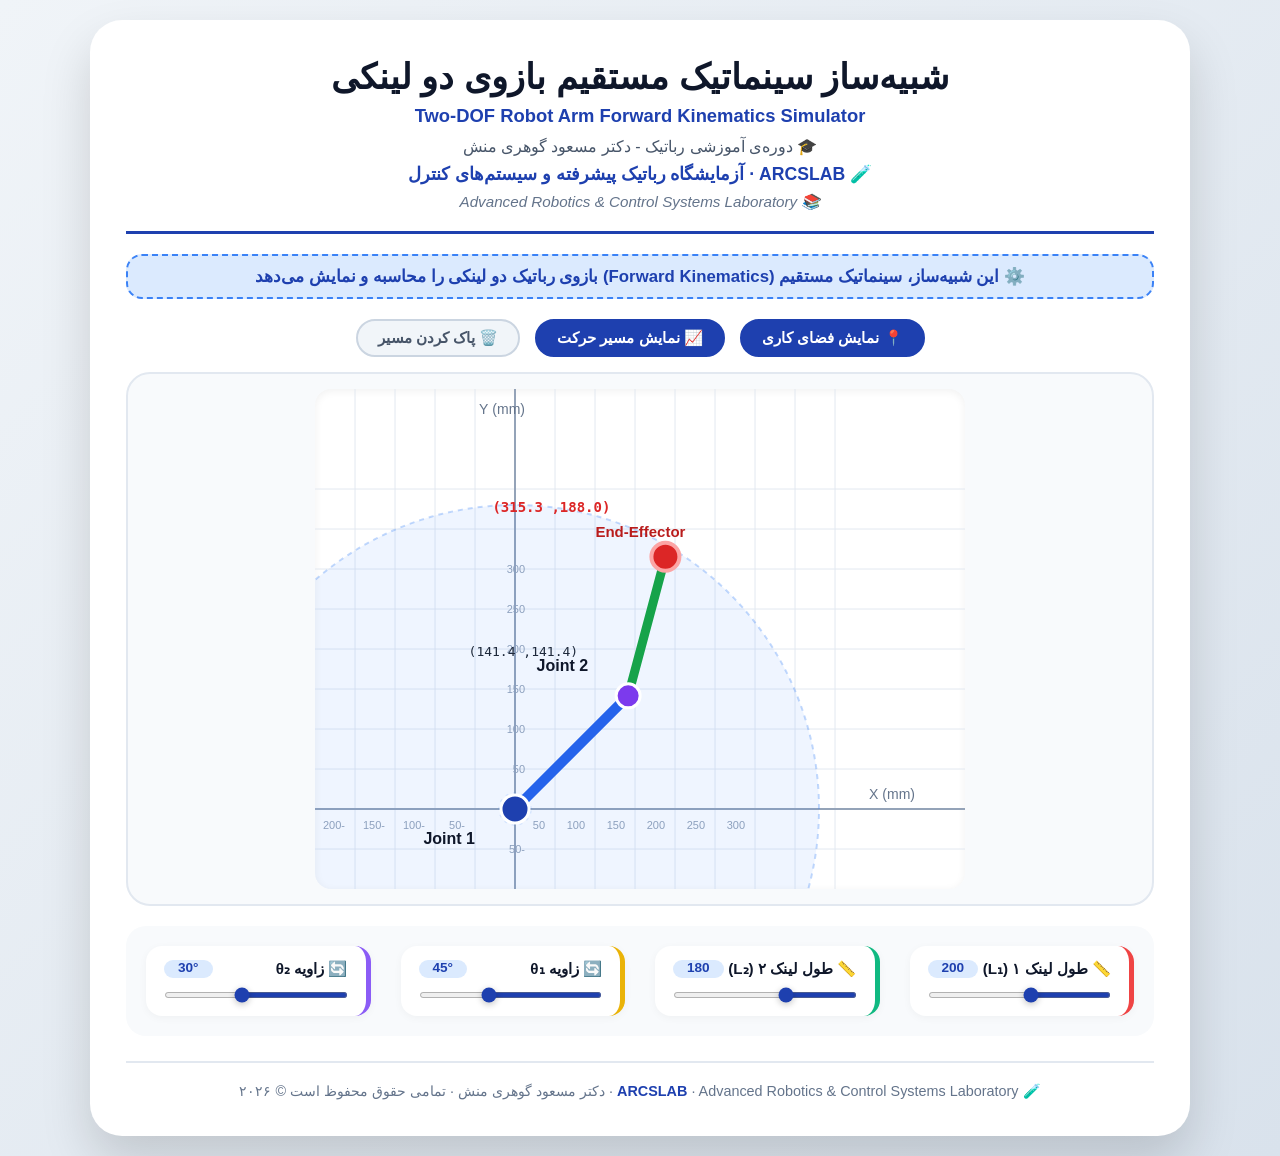
<file: assets/2Link-Robot.html>
<!DOCTYPE html>
<html lang="fa" dir="rtl">
<head>
    <meta charset="UTF-8">
    <meta name="viewport" content="width=device-width, initial-scale=1.0">
    <title>شبیه‌ساز سینماتیک مستقیم بازوی دو لینکی - ARCSLAB</title>
    <style>
        * {
            box-sizing: border-box;
            margin: 0;
            padding: 0;
        }
        body {
            font-family: 'Segoe UI', Tahoma, Geneva, Verdana, sans-serif;
            background: linear-gradient(135deg, #f0f4f8 0%, #d9e2ec 100%);
            margin: 0;
            padding: 20px;
            display: flex;
            justify-content: center;
            align-items: center;
            min-height: 100vh;
        }
        .container {
            max-width: 1100px;
            width: 100%;
            background: white;
            border-radius: 32px;
            padding: 35px;
            box-shadow: 0 25px 50px rgba(0,0,0,0.15);
            border: 1px solid rgba(255,255,255,0.3);
        }
        .header {
            text-align: center;
            margin-bottom: 20px;
            padding-bottom: 20px;
            border-bottom: 3px solid #1e40af;
        }
        .header h1 {
            color: #0f172a;
            font-size: 2.2rem;
            margin-bottom: 8px;
        }
        .header .subtitle {
            color: #1e40af;
            font-size: 1.15rem;
            font-weight: 600;
            margin-bottom: 10px;
        }
        .header .course-info {
            color: #475569;
            font-size: 1rem;
            margin-bottom: 8px;
        }
        .header .lab-info {
            color: #1e40af;
            font-weight: 700;
            font-size: 1.1rem;
            margin-bottom: 8px;
        }
        .header .instructor {
            color: #64748b;
            font-size: 0.95rem;
            font-style: italic;
        }
        .kinematics-badge {
            text-align: center;
            background: #dbeafe;
            padding: 10px;
            border-radius: 16px;
            margin: 10px 0 20px 0;
            color: #1e40af;
            font-weight: 600;
            font-size: 1.05rem;
            border: 2px dashed #3b82f6;
        }
        .canvas-wrapper {
            display: flex;
            justify-content: center;
            background: #f8fafc;
            border-radius: 24px;
            padding: 15px;
            border: 2px solid #e2e8f0;
            margin-bottom: 15px;
            position: relative;
        }
        canvas {
            display: block;
            width: 100%;
            max-width: 650px;
            height: auto;
            background: white;
            border-radius: 16px;
            cursor: grab;
            touch-action: none;
            box-shadow: inset 0 2px 8px rgba(0,0,0,0.06);
        }
        .controls {
            display: flex;
            flex-wrap: wrap;
            gap: 20px 30px;
            margin: 20px 0;
            justify-content: center;
            background: #f8fafc;
            padding: 20px;
            border-radius: 20px;
        }
        .control-group {
            flex: 1 1 180px;
            background: white;
            padding: 14px 18px;
            border-radius: 16px;
            border-right: 5px solid #3b82f6;
            box-shadow: 0 2px 8px rgba(0,0,0,0.04);
        }
        .control-group label {
            display: flex;
            justify-content: space-between;
            font-weight: 600;
            color: #0f172a;
            margin-bottom: 6px;
            font-size: 0.95rem;
        }
        .control-group label span {
            color: #1e40af;
            background: #dbeafe;
            padding: 0 14px;
            border-radius: 30px;
            font-size: 0.85rem;
            font-weight: 700;
        }
        input[type="range"] {
            width: 100%;
            accent-color: #1e40af;
            height: 6px;
            border-radius: 10px;
        }
        input[type="range"]::-webkit-slider-thumb {
            -webkit-appearance: none;
            appearance: none;
            width: 18px;
            height: 18px;
            border-radius: 50%;
            background: #1e40af;
            cursor: pointer;
            border: 2px solid white;
            box-shadow: 0 2px 6px rgba(0,0,0,0.2);
        }
        .toggle-section {
            display: flex;
            gap: 15px;
            justify-content: center;
            margin: 15px 0;
            flex-wrap: wrap;
        }
        .toggle-btn {
            background: #f1f5f9;
            border: 2px solid #cbd5e1;
            padding: 8px 20px;
            border-radius: 30px;
            cursor: pointer;
            font-weight: 600;
            color: #475569;
            transition: all 0.3s ease;
            font-size: 0.95rem;
        }
        .toggle-btn.active {
            background: #1e40af;
            color: white;
            border-color: #1e40af;
        }
        .toggle-btn:hover {
            transform: scale(1.05);
        }
        .footer {
            text-align: center;
            margin-top: 25px;
            padding-top: 20px;
            border-top: 2px solid #e2e8f0;
            color: #64748b;
            font-size: 0.9rem;
        }
        .footer strong {
            color: #1e40af;
        }
        @media (max-width: 600px) {
            .container { padding: 15px; }
            .header h1 { font-size: 1.5rem; }
            .controls { padding: 12px; gap: 12px; }
            .control-group { flex: 1 1 140px; padding: 10px 12px; }
        }
    </style>
</head>
<body>
<div class="container">
    <!-- هدر با اطلاعات کامل - همه زیر هم -->
    <div class="header">
        <h1> شبیه‌ساز سینماتیک مستقیم بازوی دو لینکی</h1>
        <div class="subtitle">Two-DOF Robot Arm Forward Kinematics Simulator</div>
        <div class="course-info">🎓 دوره‌ی آموزشی رباتیک - دکتر مسعود گوهری منش</div>
        <div class="lab-info">🧪 ARCSLAB · آزمایشگاه رباتیک پیشرفته و سیستم‌های کنترل</div>
        <div class="instructor">📚 Advanced Robotics & Control Systems Laboratory</div>
    </div>

    <!-- برچسب سینماتیک مستقیم -->
    <div class="kinematics-badge">
        ⚙️ این شبیه‌ساز، <strong>سینماتیک مستقیم (Forward Kinematics)</strong> بازوی رباتیک دو لینکی را محاسبه و نمایش می‌دهد
    </div>

    <!-- دکمه‌های تنظیمات نمایش -->
    <div class="toggle-section">
        <button class="toggle-btn active" id="showWorkspace">📍 نمایش فضای کاری</button>
        <button class="toggle-btn active" id="showTrajectory">📈 نمایش مسیر حرکت</button>
        <button class="toggle-btn" id="clearTrajectory">🗑️ پاک کردن مسیر</button>
    </div>

    <!-- بوم نقاشی -->
    <div class="canvas-wrapper">
        <canvas id="robotCanvas" width="650" height="500"></canvas>
    </div>

    <!-- کنترل‌ها -->
    <div class="controls">
        <div class="control-group" style="border-right-color:#ef4444;">
            <label>📏 طول لینک ۱ (L₁) <span id="l1-value">200</span></label>
            <input type="range" id="l1-slider" min="50" max="400" step="1" value="200">
        </div>
        <div class="control-group" style="border-right-color:#10b981;">
            <label>📏 طول لینک ۲ (L₂) <span id="l2-value">180</span></label>
            <input type="range" id="l2-slider" min="50" max="400" step="1" value="180">
        </div>
        <div class="control-group" style="border-right-color:#eab308;">
            <label>🔄 زاویه θ₁ <span id="theta1-value">45°</span></label>
            <input type="range" id="theta1-slider" min="-180" max="180" value="45">
        </div>
        <div class="control-group" style="border-right-color:#8b5cf6;">
            <label>🔄 زاویه θ₂ <span id="theta2-value">30°</span></label>
            <input type="range" id="theta2-slider" min="-180" max="180" value="30">
        </div>
    </div>

    <div class="footer">
        🧪 <strong>ARCSLAB</strong> · Advanced Robotics & Control Systems Laboratory · 
        دکتر مسعود گوهری منش · تمامی حقوق محفوظ است © ۲۰۲۶
    </div>
</div>

<script>
    (function() {
        const canvas = document.getElementById('robotCanvas');
        const ctx = canvas.getContext('2d');

        // عناصر رابط
        const l1Slider = document.getElementById('l1-slider');
        const l2Slider = document.getElementById('l2-slider');
        const theta1Slider = document.getElementById('theta1-slider');
        const theta2Slider = document.getElementById('theta2-slider');
        const l1Value = document.getElementById('l1-value');
        const l2Value = document.getElementById('l2-value');
        const theta1Value = document.getElementById('theta1-value');
        const theta2Value = document.getElementById('theta2-value');

        // دکمه‌ها
        const showWorkspaceBtn = document.getElementById('showWorkspace');
        const showTrajectoryBtn = document.getElementById('showTrajectory');
        const clearTrajectoryBtn = document.getElementById('clearTrajectory');

        // پارامترها (مقدار اولیه بر حسب میلی‌متر و درجه)
        let L1 = 200;    // mm
        let L2 = 180;    // mm
        let theta1Deg = 45;
        let theta2Deg = 30;

        // تنظیمات نمایش
        let showWorkspace = true;
        let showTrajectory = true;

        // ذخیره‌سازی مسیر حرکت اندافکتور
        let trajectoryPoints = [];
        const MAX_TRAJECTORY_POINTS = 1000;
        let lastRecordedX = null;
        let lastRecordedY = null;

        // مرکز رسم
        const originX = 200;
        const originY = 420;
        const scale = 0.8;

        // ---------- توابع تبدیل و محاسبه ----------
        function degToRad(deg) {
            return deg * Math.PI / 180;
        }

        function computeEndEffector(l1, l2, t1deg, t2deg) {
            const t1 = degToRad(t1deg);
            const t2 = degToRad(t2deg);
            const t2_abs = t1 + t2;
            const x1 = l1 * Math.cos(t1);
            const y1 = l1 * Math.sin(t1);
            const x2 = x1 + l2 * Math.cos(t2_abs);
            const y2 = y1 + l2 * Math.sin(t2_abs);
            return { x1, y1, x2, y2, t1, t2_abs };
        }

        // محاسبه فضای کاری (منحنی مرزی)
        function computeWorkspace(l1, l2) {
            const points = [];
            const steps = 360;
            for (let i = 0; i <= steps; i++) {
                const angle = (i / steps) * 2 * Math.PI;
                const r = l1 + l2;
                points.push({
                    x: r * Math.cos(angle),
                    y: r * Math.sin(angle)
                });
            }
            return points;
        }

        // ---------- رسم بازو ----------
        function drawRobot() {
            ctx.clearRect(0, 0, canvas.width, canvas.height);

            // محاسبه موقعیت‌ها
            const result = computeEndEffector(L1, L2, theta1Deg, theta2Deg);
            const { x1, y1, x2, y2, t1, t2_abs } = result;

            // تبدیل به پیکسل
            const px = (x) => originX + x * scale;
            const py = (y) => originY - y * scale;

            const p0 = { x: originX, y: originY };
            const p1 = { x: px(x1), y: py(y1) };
            const p2 = { x: px(x2), y: py(y2) };

            // ---------- رسم گرید و محورها ----------
            ctx.save();
            ctx.strokeStyle = "#e2e8f0";
            ctx.lineWidth = 1;
            const gridSpacing = 50 * scale;
            for (let i = -8; i <= 8; i++) {
                if (i === 0) continue;
                const posX = originX + i * gridSpacing;
                const posY = originY - i * gridSpacing;
                if (posX > 0 && posX < canvas.width) {
                    ctx.beginPath();
                    ctx.moveTo(posX, 0);
                    ctx.lineTo(posX, canvas.height);
                    ctx.stroke();
                }
                if (posY > 0 && posY < canvas.height) {
                    ctx.beginPath();
                    ctx.moveTo(0, posY);
                    ctx.lineTo(canvas.width, posY);
                    ctx.stroke();
                }
            }
            ctx.strokeStyle = "#94a3b8";
            ctx.lineWidth = 2;
            ctx.beginPath();
            ctx.moveTo(0, originY);
            ctx.lineTo(canvas.width, originY);
            ctx.stroke();
            ctx.beginPath();
            ctx.moveTo(originX, 0);
            ctx.lineTo(originX, canvas.height);
            ctx.stroke();
            
            ctx.font = "14px 'Segoe UI', sans-serif";
            ctx.fillStyle = "#64748b";
            ctx.fillText("X (mm)", canvas.width - 50, originY - 10);
            ctx.fillText("Y (mm)", originX + 10, 25);
            
            // برچسب‌های روی محورها
            ctx.font = "11px 'Segoe UI', sans-serif";
            ctx.fillStyle = "#94a3b8";
            for (let i = -6; i <= 6; i++) {
                if (i === 0) continue;
                const posX = originX + i * gridSpacing;
                const posY = originY - i * gridSpacing;
                if (posX > 20 && posX < canvas.width - 20) {
                    ctx.fillText((i*50).toString(), posX - 10, originY + 20);
                }
                if (posY > 20 && posY < canvas.height - 20) {
                    ctx.fillText((i*50).toString(), originX + 10, posY + 4);
                }
            }
            ctx.restore();

            // ---------- رسم فضای کاری (هاله کم‌رنگ) ----------
            if (showWorkspace) {
                const wsPoints = computeWorkspace(L1, L2);
                ctx.save();
                ctx.beginPath();
                for (let i = 0; i < wsPoints.length; i++) {
                    const x = px(wsPoints[i].x);
                    const y = py(wsPoints[i].y);
                    if (i === 0) ctx.moveTo(x, y);
                    else ctx.lineTo(x, y);
                }
                ctx.closePath();
                ctx.fillStyle = "rgba(59, 130, 246, 0.08)";
                ctx.fill();
                ctx.strokeStyle = "rgba(59, 130, 246, 0.3)";
                ctx.lineWidth = 2;
                ctx.setLineDash([5, 5]);
                ctx.stroke();
                ctx.setLineDash([]);
                
                // حلقه داخلی (حداقل دسترسی)
                const minR = Math.abs(L1 - L2);
                if (minR > 5) {
                    ctx.beginPath();
                    for (let i = 0; i <= 360; i++) {
                        const angle = (i / 360) * 2 * Math.PI;
                        const x = px(minR * Math.cos(angle));
                        const y = py(minR * Math.sin(angle));
                        if (i === 0) ctx.moveTo(x, y);
                        else ctx.lineTo(x, y);
                    }
                    ctx.closePath();
                    ctx.strokeStyle = "rgba(59, 130, 246, 0.15)";
                    ctx.lineWidth = 1.5;
                    ctx.setLineDash([3, 5]);
                    ctx.stroke();
                    ctx.setLineDash([]);
                }
                ctx.restore();
            }

            // ---------- رسم مسیر حرکت اندافکتور (خط چین) ----------
            if (showTrajectory && trajectoryPoints.length > 1) {
                ctx.save();
                ctx.beginPath();
                let started = false;
                for (let i = 0; i < trajectoryPoints.length; i++) {
                    const x = px(trajectoryPoints[i].x);
                    const y = py(trajectoryPoints[i].y);
                    if (!started) {
                        ctx.moveTo(x, y);
                        started = true;
                    } else {
                        ctx.lineTo(x, y);
                    }
                }
                ctx.strokeStyle = "rgba(220, 38, 38, 0.7)";
                ctx.lineWidth = 3;
                ctx.setLineDash([8, 6]);
                ctx.stroke();
                ctx.setLineDash([]);
                ctx.restore();
            }

            // ---------- رسم لینک‌ها ----------
            ctx.beginPath();
            ctx.moveTo(p0.x, p0.y);
            ctx.lineTo(p1.x, p1.y);
            ctx.strokeStyle = "#2563eb";
            ctx.lineWidth = 10;
            ctx.lineCap = "round";
            ctx.stroke();

            ctx.beginPath();
            ctx.moveTo(p1.x, p1.y);
            ctx.lineTo(p2.x, p2.y);
            ctx.strokeStyle = "#16a34a";
            ctx.lineWidth = 9;
            ctx.lineCap = "round";
            ctx.stroke();

            // ---------- رسم مفاصل ----------
            ctx.beginPath();
            ctx.arc(p0.x, p0.y, 14, 0, 2 * Math.PI);
            ctx.fillStyle = "#1e40af";
            ctx.fill();
            ctx.strokeStyle = "white";
            ctx.lineWidth = 3;
            ctx.stroke();

            ctx.beginPath();
            ctx.arc(p1.x, p1.y, 12, 0, 2 * Math.PI);
            ctx.fillStyle = "#7c3aed";
            ctx.fill();
            ctx.strokeStyle = "white";
            ctx.lineWidth = 3;
            ctx.stroke();

            ctx.beginPath();
            ctx.arc(p2.x, p2.y, 14, 0, 2 * Math.PI);
            ctx.fillStyle = "#dc2626";
            ctx.fill();
            ctx.strokeStyle = "#fca5a5";
            ctx.lineWidth = 4;
            ctx.stroke();

            // ---------- برچسب‌ها و مختصات روی صفحه ----------
            ctx.font = "bold 16px 'Segoe UI', sans-serif";
            ctx.fillStyle = "#0f172a";
            ctx.fillText("Joint 1", p0.x - 40, p0.y + 35);
            ctx.fillText("Joint 2", p1.x - 40, p1.y - 25);
            ctx.fillStyle = "#b91c1c";
            ctx.font = "bold 15px 'Segoe UI', sans-serif";
            ctx.fillText("End-Effector", p2.x + 20, p2.y - 20);

            // نمایش مختصات نقاط روی صفحه
            ctx.font = "13px 'Segoe UI', monospace";
            ctx.fillStyle = "#1e293b";
            ctx.fillText(`(${x1.toFixed(1)}, ${y1.toFixed(1)})`, p1.x - 50, p1.y - 40);
            ctx.fillStyle = "#dc2626";
            ctx.font = "bold 14px 'Segoe UI', monospace";
            ctx.fillText(`(${x2.toFixed(1)}, ${y2.toFixed(1)})`, p2.x - 55, p2.y - 45);

            // ---------- ذخیره مسیر حرکت (با فاصله مناسب) ----------
            const distanceThreshold = 1.0; // میلی‌متر
            if (lastRecordedX === null || 
                Math.abs(x2 - lastRecordedX) > distanceThreshold || 
                Math.abs(y2 - lastRecordedY) > distanceThreshold) {
                
                trajectoryPoints.push({ x: x2, y: y2 });
                lastRecordedX = x2;
                lastRecordedY = y2;
                
                if (trajectoryPoints.length > MAX_TRAJECTORY_POINTS) {
                    trajectoryPoints.shift();
                }
            }
        }

        // ---------- به‌روزرسانی از اسلایدرها ----------
        function updateFromSliders() {
            L1 = parseFloat(l1Slider.value);
            L2 = parseFloat(l2Slider.value);
            theta1Deg = parseFloat(theta1Slider.value);
            theta2Deg = parseFloat(theta2Slider.value);

            l1Value.textContent = L1.toFixed(0);
            l2Value.textContent = L2.toFixed(0);
            theta1Value.textContent = theta1Deg.toFixed(0) + "°";
            theta2Value.textContent = theta2Deg.toFixed(0) + "°";

            drawRobot();
        }

        // اتصال رویدادها
        l1Slider.addEventListener('input', updateFromSliders);
        l2Slider.addEventListener('input', updateFromSliders);
        theta1Slider.addEventListener('input', updateFromSliders);
        theta2Slider.addEventListener('input', updateFromSliders);

        // ---------- دکمه‌های تنظیمات ----------
        showWorkspaceBtn.addEventListener('click', function() {
            showWorkspace = !showWorkspace;
            this.classList.toggle('active');
            drawRobot();
        });

        showTrajectoryBtn.addEventListener('click', function() {
            showTrajectory = !showTrajectory;
            this.classList.toggle('active');
            drawRobot();
        });

        clearTrajectoryBtn.addEventListener('click', function() {
            trajectoryPoints = [];
            lastRecordedX = null;
            lastRecordedY = null;
            drawRobot();
        });

        // ---------- قابلیت کشیدن روی کانواس ----------
        let isDragging = false;
        let dragType = null;

        function getMousePos(e) {
            const rect = canvas.getBoundingClientRect();
            const scaleX = canvas.width / rect.width;
            const scaleY = canvas.height / rect.height;
            let clientX, clientY;
            if (e.touches) {
                clientX = e.touches[0].clientX;
                clientY = e.touches[0].clientY;
                e.preventDefault();
            } else {
                clientX = e.clientX;
                clientY = e.clientY;
            }
            return {
                x: (clientX - rect.left) * scaleX,
                y: (clientY - rect.top) * scaleY
            };
        }

        function getJointPixelPos(joint) {
            const result = computeEndEffector(L1, L2, theta1Deg, theta2Deg);
            const px = (x) => originX + x * scale;
            const py = (y) => originY - y * scale;
            if (joint === 1) {
                return { x: originX, y: originY };
            } else {
                const { x1, y1 } = result;
                return { x: px(x1), y: py(y1) };
            }
        }

        function distBetween(p1, p2) {
            return Math.hypot(p1.x - p2.x, p1.y - p2.y);
        }

        function onPointerDown(e) {
            e.preventDefault();
            const pos = getMousePos(e);
            const j1 = getJointPixelPos(1);
            const j2 = getJointPixelPos(2);
            const d1 = distBetween(pos, j1);
            const d2 = distBetween(pos, j2);
            if (d1 < 25) {
                isDragging = true;
                dragType = 1;
            } else if (d2 < 25) {
                isDragging = true;
                dragType = 2;
            }
        }

        function onPointerMove(e) {
            if (!isDragging) return;
            e.preventDefault();
            const pos = getMousePos(e);
            if (dragType === 1) {
                const dx = pos.x - originX;
                const dy = -(pos.y - originY);
                let angle = Math.atan2(dy, dx) * 180 / Math.PI;
                theta1Deg = Math.round(angle);
                theta1Slider.value = theta1Deg;
                theta1Value.textContent = theta1Deg + "°";
                updateFromSliders();
            } else if (dragType === 2) {
                const result = computeEndEffector(L1, L2, theta1Deg, 0);
                const { x1, y1 } = result;
                const px1 = originX + x1 * scale;
                const py1 = originY - y1 * scale;
                const dx = pos.x - px1;
                const dy = -(pos.y - py1);
                let angleAbs = Math.atan2(dy, dx) * 180 / Math.PI;
                let theta2New = angleAbs - theta1Deg;
                theta2New = ((theta2New % 360) + 540) % 360 - 180;
                theta2Deg = Math.round(theta2New);
                theta2Slider.value = theta2Deg;
                theta2Value.textContent = theta2Deg + "°";
                updateFromSliders();
            }
        }

        function onPointerUp(e) {
            isDragging = false;
            dragType = null;
        }

        canvas.addEventListener('mousedown', onPointerDown);
        window.addEventListener('mousemove', onPointerMove);
        window.addEventListener('mouseup', onPointerUp);
        canvas.addEventListener('touchstart', onPointerDown);
        window.addEventListener('touchmove', onPointerMove, { passive: false });
        window.addEventListener('touchend', onPointerUp);

        // مقداردهی اولیه
        updateFromSliders();
    })();
</script>
</body>
</html>
</file>
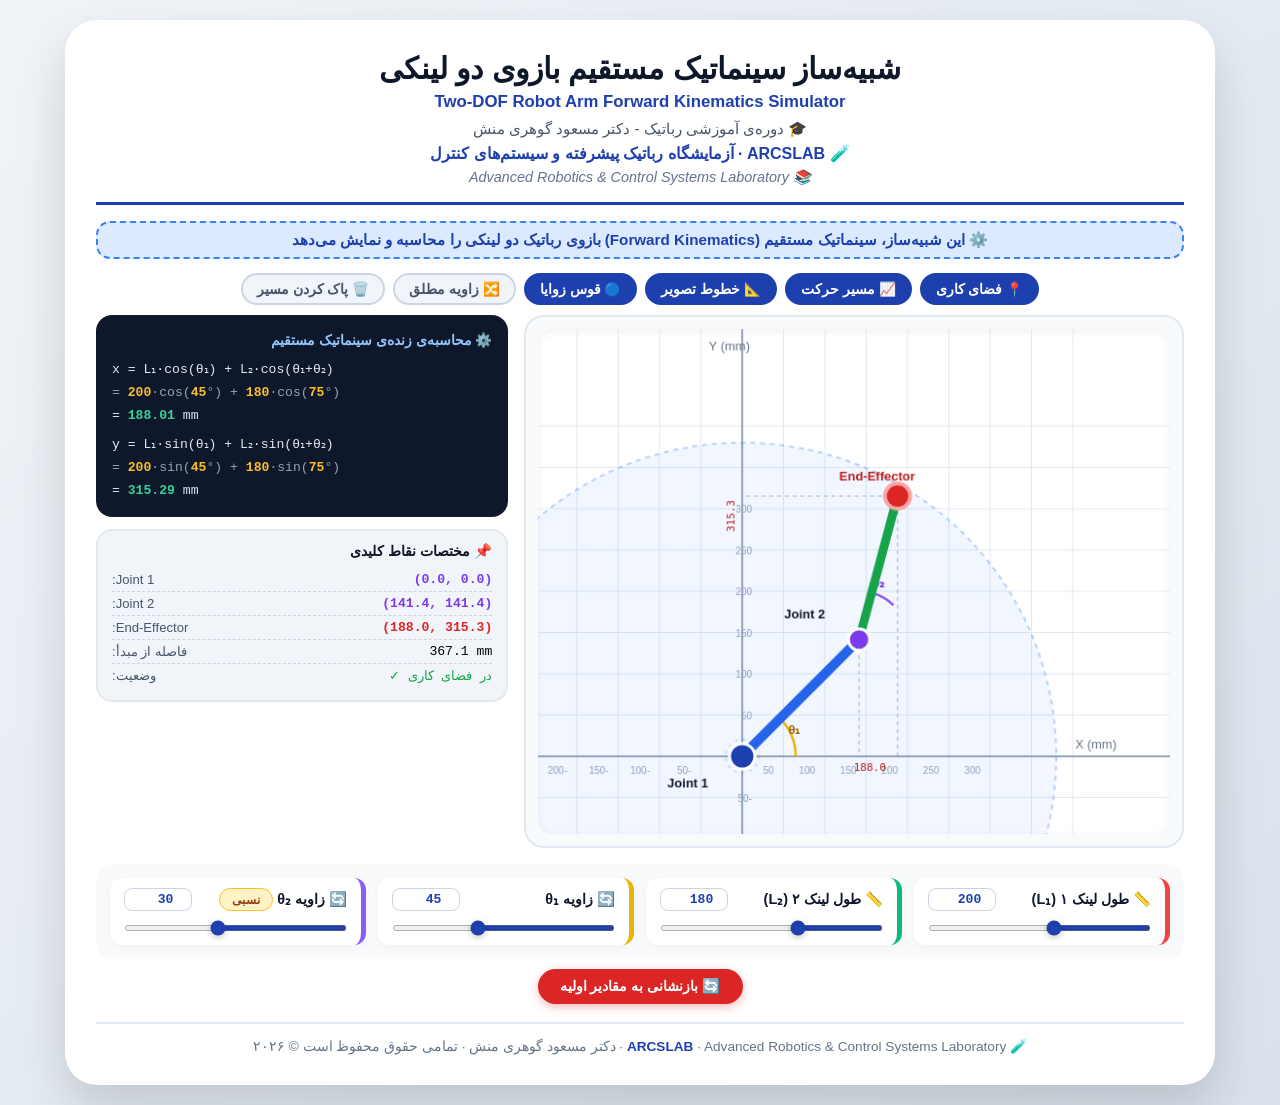
<file: assets/Two-Link.html>
<!DOCTYPE html>
<html lang="fa" dir="rtl">
<head>
    <meta charset="UTF-8">
    <meta name="viewport" content="width=device-width, initial-scale=1.0">
    <title>شبیه‌ساز سینماتیک مستقیم بازوی دو لینکی - ARCSLAB</title>
    <style>
        * { box-sizing: border-box; margin: 0; padding: 0; }
        body {
            font-family: 'Segoe UI', Tahoma, Geneva, Verdana, sans-serif;
            background: linear-gradient(135deg, #f0f4f8 0%, #d9e2ec 100%);
            padding: 20px;
            display: flex;
            justify-content: center;
            align-items: flex-start;
            min-height: 100vh;
        }
        .container {
            max-width: 1150px;
            width: 100%;
            background: white;
            border-radius: 32px;
            padding: 30px;
            box-shadow: 0 25px 50px rgba(0,0,0,0.15);
            border: 1px solid rgba(255,255,255,0.3);
        }
        .header {
            text-align: center;
            margin-bottom: 16px;
            padding-bottom: 16px;
            border-bottom: 3px solid #1e40af;
        }
        .header h1 { color: #0f172a; font-size: 1.9rem; margin-bottom: 6px; }
        .header .subtitle { color: #1e40af; font-size: 1.05rem; font-weight: 600; margin-bottom: 8px; }
        .header .course-info { color: #475569; font-size: 0.95rem; margin-bottom: 6px; }
        .header .lab-info { color: #1e40af; font-weight: 700; font-size: 1rem; margin-bottom: 6px; }
        .header .instructor { color: #64748b; font-size: 0.9rem; font-style: italic; }
        .kinematics-badge {
            text-align: center;
            background: #dbeafe;
            padding: 8px;
            border-radius: 14px;
            margin: 8px 0 14px 0;
            color: #1e40af;
            font-weight: 600;
            font-size: 0.95rem;
            border: 2px dashed #3b82f6;
        }
        .main-grid {
            display: grid;
            grid-template-columns: minmax(0, 1.6fr) minmax(260px, 1fr);
            gap: 16px;
            align-items: start;
        }
        @media (max-width: 900px) {
            .main-grid { grid-template-columns: 1fr; }
        }
        .canvas-wrapper {
            background: #f8fafc;
            border-radius: 20px;
            padding: 12px;
            border: 2px solid #e2e8f0;
            position: relative;
        }
        canvas {
            display: block;
            width: 100%;
            height: auto;
            background: white;
            border-radius: 14px;
            cursor: grab;
            touch-action: none;
            box-shadow: inset 0 2px 8px rgba(0,0,0,0.06);
        }
        .side-panel {
            display: flex;
            flex-direction: column;
            gap: 12px;
        }
        .equation-panel {
            background: #0f172a;
            color: #e2e8f0;
            border-radius: 16px;
            padding: 14px 16px;
            font-family: 'Consolas', 'Menlo', monospace;
            font-size: 0.82rem;
            line-height: 1.75;
            direction: ltr;
            text-align: left;
            overflow-x: auto;
        }
        .equation-panel .eq-title {
            color: #93c5fd;
            font-weight: 700;
            margin-bottom: 6px;
            font-size: 0.85rem;
            direction: rtl;
            text-align: right;
            font-family: 'Segoe UI', sans-serif;
        }
        .equation-panel .val { color: #fbbf24; font-weight: 700; }
        .equation-panel .res { color: #34d399; font-weight: 700; }
        .equation-panel .dim { color: #94a3b8; }
        .coords-panel {
            background: #f1f5f9;
            border-radius: 16px;
            padding: 12px 14px;
            border: 2px solid #e2e8f0;
        }
        .coords-panel h3 {
            font-size: 0.9rem;
            color: #0f172a;
            margin-bottom: 8px;
            display: flex;
            align-items: center;
            gap: 6px;
        }
        .coord-row {
            display: flex;
            justify-content: space-between;
            font-family: 'Consolas', monospace;
            font-size: 0.82rem;
            padding: 4px 0;
            border-bottom: 1px dashed #cbd5e1;
            direction: ltr;
        }
        .coord-row:last-child { border-bottom: none; }
        .coord-row .label { color: #475569; font-family: 'Segoe UI', sans-serif; direction: rtl; }
        .coord-row .j1 { color: #7c3aed; font-weight: 700; }
        .coord-row .j2 { color: #dc2626; font-weight: 700; }
        .toggle-section {
            display: flex;
            gap: 8px;
            justify-content: center;
            margin: 10px 0;
            flex-wrap: wrap;
        }
        .toggle-btn {
            background: #f1f5f9;
            border: 2px solid #cbd5e1;
            padding: 6px 14px;
            border-radius: 30px;
            cursor: pointer;
            font-weight: 600;
            color: #475569;
            transition: all 0.2s ease;
            font-size: 0.85rem;
        }
        .toggle-btn.active { background: #1e40af; color: white; border-color: #1e40af; }
        .toggle-btn:hover { transform: scale(1.04); }
        .controls {
            display: grid;
            grid-template-columns: repeat(auto-fit, minmax(210px, 1fr));
            gap: 12px;
            margin: 16px 0 8px 0;
            background: #f8fafc;
            padding: 14px;
            border-radius: 18px;
        }
        .control-group {
            background: white;
            padding: 10px 14px;
            border-radius: 12px;
            border-right: 5px solid #3b82f6;
            box-shadow: 0 2px 8px rgba(0,0,0,0.04);
        }
        .control-group label {
            display: flex;
            justify-content: space-between;
            align-items: center;
            font-weight: 600;
            color: #0f172a;
            margin-bottom: 6px;
            font-size: 0.9rem;
            gap: 8px;
        }
        .control-group label .name { flex: 1; }
        .control-group input[type="number"] {
            width: 68px;
            padding: 3px 6px;
            border: 1.5px solid #cbd5e1;
            border-radius: 8px;
            font-size: 0.82rem;
            font-weight: 700;
            color: #1e40af;
            text-align: center;
            font-family: 'Consolas', monospace;
        }
        .control-group input[type="number"]:focus {
            outline: none;
            border-color: #1e40af;
            box-shadow: 0 0 0 2px #dbeafe;
        }
        input[type="range"] { width: 100%; accent-color: #1e40af; height: 6px; border-radius: 10px; }
        input[type="range"]::-webkit-slider-thumb {
            -webkit-appearance: none; appearance: none;
            width: 17px; height: 17px; border-radius: 50%;
            background: #1e40af; cursor: pointer;
            border: 2px solid white; box-shadow: 0 2px 6px rgba(0,0,0,0.2);
        }
        .action-row {
            display: flex;
            gap: 10px;
            justify-content: center;
            flex-wrap: wrap;
            margin-top: 10px;
        }
        .action-btn {
            background: #1e40af;
            color: white;
            border: none;
            padding: 9px 22px;
            border-radius: 30px;
            cursor: pointer;
            font-weight: 700;
            font-size: 0.9rem;
            transition: all 0.2s;
            box-shadow: 0 3px 10px rgba(30,64,175,0.3);
        }
        .action-btn.reset { background: #dc2626; box-shadow: 0 3px 10px rgba(220,38,38,0.3); }
        .action-btn:hover { transform: translateY(-2px); }
        .footer {
            text-align: center;
            margin-top: 18px;
            padding-top: 14px;
            border-top: 2px solid #e2e8f0;
            color: #64748b;
            font-size: 0.85rem;
        }
        .footer strong { color: #1e40af; }
        .mode-label {
            display: inline-flex;
            align-items: center;
            gap: 6px;
            background: #fef3c7;
            color: #92400e;
            padding: 3px 12px;
            border-radius: 20px;
            font-size: 0.78rem;
            font-weight: 700;
            border: 1px solid #fbbf24;
        }
        @media (max-width: 600px) {
            .container { padding: 14px; }
            .header h1 { font-size: 1.3rem; }
            .controls { padding: 10px; }
        }
    </style>
</head>
<body>
<div class="container">
    <div class="header">
        <h1>شبیه‌ساز سینماتیک مستقیم بازوی دو لینکی</h1>
        <div class="subtitle">Two-DOF Robot Arm Forward Kinematics Simulator</div>
        <div class="course-info">🎓 دوره‌ی آموزشی رباتیک - دکتر مسعود گوهری منش</div>
        <div class="lab-info">🧪 ARCSLAB · آزمایشگاه رباتیک پیشرفته و سیستم‌های کنترل</div>
        <div class="instructor">📚 Advanced Robotics & Control Systems Laboratory</div>
    </div>

    <div class="kinematics-badge">
        ⚙️ این شبیه‌ساز، <strong>سینماتیک مستقیم (Forward Kinematics)</strong> بازوی رباتیک دو لینکی را محاسبه و نمایش می‌دهد
    </div>

    <div class="toggle-section">
        <button class="toggle-btn active" id="showWorkspace">📍 فضای کاری</button>
        <button class="toggle-btn active" id="showTrajectory">📈 مسیر حرکت</button>
        <button class="toggle-btn active" id="showProjection">📐 خطوط تصویر</button>
        <button class="toggle-btn active" id="showAngles">🔵 قوس زوایا</button>
        <button class="toggle-btn" id="angleMode">🔀 زاویه مطلق</button>
        <button class="toggle-btn" id="clearTrajectory">🗑️ پاک کردن مسیر</button>
    </div>

    <div class="main-grid">
        <div class="canvas-wrapper">
            <canvas id="robotCanvas" width="650" height="520"></canvas>
        </div>

        <div class="side-panel">
            <div class="equation-panel">
                <div class="eq-title">⚙️ محاسبه‌ی زنده‌ی سینماتیک مستقیم</div>
                <div>x = L₁·cos(θ₁) + L₂·cos(θ₁+θ₂)</div>
                <div class="dim">  = <span class="val" id="eq-l1">200</span>·cos(<span class="val" id="eq-t1">45</span>°) + <span class="val" id="eq-l2">180</span>·cos(<span class="val" id="eq-t12">75</span>°)</div>
                <div>  = <span class="res" id="eq-x">187.99</span> mm</div>
                <div style="height:6px"></div>
                <div>y = L₁·sin(θ₁) + L₂·sin(θ₁+θ₂)</div>
                <div class="dim">  = <span class="val" id="eq-l1b">200</span>·sin(<span class="val" id="eq-t1b">45</span>°) + <span class="val" id="eq-l2b">180</span>·sin(<span class="val" id="eq-t12b">75</span>°)</div>
                <div>  = <span class="res" id="eq-y">315.29</span> mm</div>
            </div>

            <div class="coords-panel">
                <h3>📌 مختصات نقاط کلیدی</h3>
                <div class="coord-row">
                    <span class="label">Joint 1:</span>
                    <span class="j1">(0.0, 0.0)</span>
                </div>
                <div class="coord-row">
                    <span class="label">Joint 2:</span>
                    <span class="j1" id="coord-j2">(141.4, 141.4)</span>
                </div>
                <div class="coord-row">
                    <span class="label">End-Effector:</span>
                    <span class="j2" id="coord-ee">(187.99, 315.29)</span>
                </div>
                <div class="coord-row">
                    <span class="label">فاصله از مبدأ:</span>
                    <span id="coord-r">366.0 mm</span>
                </div>
                <div class="coord-row">
                    <span class="label">وضعیت:</span>
                    <span id="coord-status">✓ در فضای کاری</span>
                </div>
            </div>
        </div>
    </div>

    <div class="controls">
        <div class="control-group" style="border-right-color:#ef4444;">
            <label>
                <span class="name">📏 طول لینک ۱ (L₁)</span>
                <input type="number" id="l1-input" min="50" max="400" step="1" value="200">
            </label>
            <input type="range" id="l1-slider" min="50" max="400" step="1" value="200">
        </div>
        <div class="control-group" style="border-right-color:#10b981;">
            <label>
                <span class="name">📏 طول لینک ۲ (L₂)</span>
                <input type="number" id="l2-input" min="50" max="400" step="1" value="180">
            </label>
            <input type="range" id="l2-slider" min="50" max="400" step="1" value="180">
        </div>
        <div class="control-group" style="border-right-color:#eab308;">
            <label>
                <span class="name">🔄 زاویه θ₁</span>
                <input type="number" id="theta1-input" min="-180" max="180" step="1" value="45">
            </label>
            <input type="range" id="theta1-slider" min="-180" max="180" step="1" value="45">
        </div>
        <div class="control-group" style="border-right-color:#8b5cf6;">
            <label>
                <span class="name">🔄 زاویه θ₂ <span class="mode-label" id="mode-label">نسبی</span></span>
                <input type="number" id="theta2-input" min="-180" max="180" step="1" value="30">
            </label>
            <input type="range" id="theta2-slider" min="-180" max="180" step="1" value="30">
        </div>
    </div>

    <div class="action-row">
        <button class="action-btn reset" id="resetBtn">🔄 بازنشانی به مقادیر اولیه</button>
    </div>

    <div class="footer">
        🧪 <strong>ARCSLAB</strong> · Advanced Robotics & Control Systems Laboratory ·
        دکتر مسعود گوهری منش · تمامی حقوق محفوظ است © ۲۰۲۶
    </div>
</div>

<script>
(function() {
    const canvas = document.getElementById('robotCanvas');
    const ctx = canvas.getContext('2d');

    // اسلایدرها و ورودی‌های دستی
    const l1Slider = document.getElementById('l1-slider');
    const l2Slider = document.getElementById('l2-slider');
    const theta1Slider = document.getElementById('theta1-slider');
    const theta2Slider = document.getElementById('theta2-slider');
    const l1Input = document.getElementById('l1-input');
    const l2Input = document.getElementById('l2-input');
    const theta1Input = document.getElementById('theta1-input');
    const theta2Input = document.getElementById('theta2-input');

    // دکمه‌ها
    const showWorkspaceBtn = document.getElementById('showWorkspace');
    const showTrajectoryBtn = document.getElementById('showTrajectory');
    const showProjectionBtn = document.getElementById('showProjection');
    const showAnglesBtn = document.getElementById('showAngles');
    const angleModeBtn = document.getElementById('angleMode');
    const clearTrajectoryBtn = document.getElementById('clearTrajectory');
    const resetBtn = document.getElementById('resetBtn');
    const modeLabel = document.getElementById('mode-label');

    // پنل معادلات
    const eqL1 = document.getElementById('eq-l1');
    const eqL2 = document.getElementById('eq-l2');
    const eqT1 = document.getElementById('eq-t1');
    const eqT12 = document.getElementById('eq-t12');
    const eqX = document.getElementById('eq-x');
    const eqY = document.getElementById('eq-y');
    const eqL1b = document.getElementById('eq-l1b');
    const eqL2b = document.getElementById('eq-l2b');
    const eqT1b = document.getElementById('eq-t1b');
    const eqT12b = document.getElementById('eq-t12b');
    const coordJ2 = document.getElementById('coord-j2');
    const coordEE = document.getElementById('coord-ee');
    const coordR = document.getElementById('coord-r');
    const coordStatus = document.getElementById('coord-status');

    // پارامترها
    let L1 = 200, L2 = 180;
    let theta1Deg = 45, theta2Deg = 30;
    let angleModeAbsolute = false; // false = نسبی (پیش‌فرض)

    // تنظیمات نمایش
    let showWorkspace = true;
    let showTrajectory = true;
    let showProjection = true;
    let showAngles = true;

    // مسیر
    let trajectoryPoints = [];
    const MAX_TRAJECTORY_POINTS = 1500;
    let lastRecordedX = null;
    let lastRecordedY = null;
    let lastL1 = L1, lastL2 = L2;

    // مبدأ و مقیاس
    const originX = 210;
    const originY = 440;
    const scale = 0.85;

    // ثابت‌های اولیه برای بازنشانی
    const DEFAULT = { L1: 200, L2: 180, t1: 45, t2: 30 };

    // ---------- توابع کمکی ----------
    function degToRad(d) { return d * Math.PI / 180; }
    function radToDeg(r) { return r * 180 / Math.PI; }
    function px(x) { return originX + x * scale; }
    function py(y) { return originY - y * scale; }
    function normAngle(a) { return ((a % 360) + 540) % 360 - 180; }

    // ---------- محاسبه‌ی سینماتیک مستقیم ----------
    // اگر angleModeAbsolute باشد: theta2Deg زاویه‌ی مطلق لینک دوم است
    // در غیر این صورت: نسبت به لینک اول
    function computeEE() {
        const t1 = degToRad(theta1Deg);
        // زاویه‌ی مطلق لینک دوم
        const t2AbsDeg = angleModeAbsolute ? theta2Deg : (theta1Deg + theta2Deg);
        const t2Abs = degToRad(t2AbsDeg);
        const x1 = L1 * Math.cos(t1);
        const y1 = L1 * Math.sin(t1);
        const x2 = x1 + L2 * Math.cos(t2Abs);
        const y2 = y1 + L2 * Math.sin(t2Abs);
        return { x1, y1, x2, y2, t1, t2Abs, t2AbsDeg };
    }

    // ---------- رسم ----------
    function drawRobot() {
        ctx.clearRect(0, 0, canvas.width, canvas.height);

        const { x1, y1, x2, y2, t1, t2Abs, t2AbsDeg } = computeEE();

        const p0 = { x: originX, y: originY };
        const p1 = { x: px(x1), y: py(y1) };
        const p2 = { x: px(x2), y: py(y2) };

        // ---------- گرید ----------
        ctx.save();
        ctx.strokeStyle = "#e2e8f0";
        ctx.lineWidth = 1;
        const gridSpacing = 50 * scale;
        for (let i = -8; i <= 8; i++) {
            if (i === 0) continue;
            const gx = originX + i * gridSpacing;
            const gy = originY - i * gridSpacing;
            if (gx > 0 && gx < canvas.width) {
                ctx.beginPath(); ctx.moveTo(gx, 0); ctx.lineTo(gx, canvas.height); ctx.stroke();
            }
            if (gy > 0 && gy < canvas.height) {
                ctx.beginPath(); ctx.moveTo(0, gy); ctx.lineTo(canvas.width, gy); ctx.stroke();
            }
        }
        ctx.strokeStyle = "#94a3b8";
        ctx.lineWidth = 2;
        ctx.beginPath(); ctx.moveTo(0, originY); ctx.lineTo(canvas.width, originY); ctx.stroke();
        ctx.beginPath(); ctx.moveTo(originX, 0); ctx.lineTo(originX, canvas.height); ctx.stroke();

        ctx.font = "13px 'Segoe UI', sans-serif";
        ctx.fillStyle = "#64748b";
        ctx.fillText("X (mm)", canvas.width - 55, originY - 8);
        ctx.fillText("Y (mm)", originX + 8, 22);
        ctx.font = "10px 'Segoe UI', sans-serif";
        ctx.fillStyle = "#94a3b8";
        for (let i = -6; i <= 6; i++) {
            if (i === 0) continue;
            const gx = originX + i * gridSpacing;
            const gy = originY - i * gridSpacing;
            if (gx > 20 && gx < canvas.width - 20) ctx.fillText((i*50).toString(), gx - 10, originY + 18);
            if (gy > 20 && gy < canvas.height - 20) ctx.fillText((i*50).toString(), originX + 10, gy + 4);
        }
        ctx.restore();

        // ---------- فضای کاری ----------
        if (showWorkspace) {
            const rMax = L1 + L2;
            const rMin = Math.abs(L1 - L2);
            ctx.save();
            // حلقه‌ی بیرونی
            ctx.beginPath();
            ctx.arc(originX, originY, rMax * scale, 0, 2 * Math.PI);
            ctx.fillStyle = "rgba(59, 130, 246, 0.07)";
            ctx.fill();
            ctx.strokeStyle = "rgba(59, 130, 246, 0.35)";
            ctx.lineWidth = 2;
            ctx.setLineDash([5, 5]);
            ctx.stroke();
            ctx.setLineDash([]);

            // حلقه‌ی داخلی (اگر فضا حلقوی باشد)
            if (rMin > 3) {
                ctx.beginPath();
                ctx.arc(originX, originY, rMin * scale, 0, 2 * Math.PI);
                ctx.strokeStyle = "rgba(59, 130, 246, 0.3)";
                ctx.lineWidth = 1.5;
                ctx.setLineDash([3, 5]);
                ctx.stroke();
                ctx.setLineDash([]);
            }
            ctx.restore();
        }

        // ---------- مسیر ----------
        if (showTrajectory && trajectoryPoints.length > 1) {
            ctx.save();
            ctx.beginPath();
            for (let i = 0; i < trajectoryPoints.length; i++) {
                const x = px(trajectoryPoints[i].x);
                const y = py(trajectoryPoints[i].y);
                if (i === 0) ctx.moveTo(x, y); else ctx.lineTo(x, y);
            }
            ctx.strokeStyle = "rgba(220, 38, 38, 0.65)";
            ctx.lineWidth = 2.5;
            ctx.setLineDash([7, 5]);
            ctx.stroke();
            ctx.setLineDash([]);
            ctx.restore();
        }

        // ---------- خطوط تصویر ----------
        if (showProjection) {
            ctx.save();
            ctx.strokeStyle = "rgba(148, 163, 184, 0.7)";
            ctx.lineWidth = 1.2;
            ctx.setLineDash([4, 4]);
            // EE به محور X
            ctx.beginPath();
            ctx.moveTo(p2.x, p2.y);
            ctx.lineTo(p2.x, originY);
            ctx.stroke();
            // EE به محور Y
            ctx.beginPath();
            ctx.moveTo(p2.x, p2.y);
            ctx.lineTo(originX, p2.y);
            ctx.stroke();
            // J2 به محور X
            ctx.beginPath();
            ctx.moveTo(p1.x, p1.y);
            ctx.lineTo(p1.x, originY);
            ctx.stroke();
            ctx.restore();

            // برچسب روی محور
            ctx.font = "11px 'Consolas', monospace";
            ctx.fillStyle = "#b91c1c";
            ctx.fillText(x2.toFixed(1), p2.x - 12, originY + 15);
            ctx.save();
            ctx.translate(originX - 8, p2.y + 4);
            ctx.rotate(-Math.PI / 2);
            ctx.fillText(y2.toFixed(1), 0, 0);
            ctx.restore();
        }

        // ---------- قوس‌های زاویه ----------
        if (showAngles) {
            const arcR1 = Math.min(55, L1 * scale * 0.5);
            // قوس θ1
            ctx.save();
            ctx.beginPath();
            ctx.arc(originX, originY, arcR1, 0, -t1, t1 > 0 ? true : false);
            ctx.strokeStyle = "#eab308";
            ctx.lineWidth = 2.5;
            ctx.stroke();
            // برچسب θ1
            const mid1 = -t1 / 2;
            const lx1 = originX + (arcR1 + 18) * Math.cos(mid1);
            const ly1 = originY + (arcR1 + 18) * Math.sin(mid1);
            ctx.fillStyle = "#a16207";
            ctx.font = "bold 13px 'Segoe UI', sans-serif";
            ctx.fillText("θ₁", lx1 - 8, ly1 + 5);
            ctx.restore();

            // قوس θ2 (پیرامون Joint 2)
            const arcR2 = Math.min(50, L2 * scale * 0.5);
            ctx.save();
            ctx.beginPath();
            ctx.arc(p1.x, p1.y, arcR2, -t1, -t2Abs, t2AbsDeg - theta1Deg >= 0 ? true : false);
            ctx.strokeStyle = "#8b5cf6";
            ctx.lineWidth = 2.5;
            ctx.stroke();
            // برچسب θ2
            const mid2 = -(t1 + t2Abs) / 2;
            const lx2 = p1.x + (arcR2 + 18) * Math.cos(mid2);
            const ly2 = p1.y + (arcR2 + 18) * Math.sin(mid2);
            ctx.fillStyle = "#6d28d9";
            ctx.font = "bold 13px 'Segoe UI', sans-serif";
            ctx.fillText("θ₂", lx2 - 8, ly2 + 5);
            ctx.restore();

            // خط کمکی برای نمایش مرجع θ1 (خط افقی)
            ctx.save();
            ctx.strokeStyle = "rgba(234, 179, 8, 0.35)";
            ctx.lineWidth = 1;
            ctx.setLineDash([3, 4]);
            ctx.beginPath();
            ctx.moveTo(originX, originY);
            ctx.lineTo(originX + arcR1 + 25, originY);
            ctx.stroke();
            ctx.restore();
        }

        // ---------- لینک‌ها ----------
        ctx.beginPath();
        ctx.moveTo(p0.x, p0.y); ctx.lineTo(p1.x, p1.y);
        ctx.strokeStyle = "#2563eb";
        ctx.lineWidth = 10;
        ctx.lineCap = "round";
        ctx.stroke();

        ctx.beginPath();
        ctx.moveTo(p1.x, p1.y); ctx.lineTo(p2.x, p2.y);
        ctx.strokeStyle = "#16a34a";
        ctx.lineWidth = 9;
        ctx.lineCap = "round";
        ctx.stroke();

        // ---------- مفاصل ----------
        ctx.beginPath();
        ctx.arc(p0.x, p0.y, 13, 0, 2 * Math.PI);
        ctx.fillStyle = "#1e40af"; ctx.fill();
        ctx.strokeStyle = "white"; ctx.lineWidth = 3; ctx.stroke();

        ctx.beginPath();
        ctx.arc(p1.x, p1.y, 11, 0, 2 * Math.PI);
        ctx.fillStyle = "#7c3aed"; ctx.fill();
        ctx.strokeStyle = "white"; ctx.lineWidth = 3; ctx.stroke();

        ctx.beginPath();
        ctx.arc(p2.x, p2.y, 13, 0, 2 * Math.PI);
        ctx.fillStyle = "#dc2626"; ctx.fill();
        ctx.strokeStyle = "#fca5a5"; ctx.lineWidth = 4; ctx.stroke();

        // ---------- برچسب‌ها ----------
        ctx.font = "bold 13px 'Segoe UI', sans-serif";
        ctx.fillStyle = "#0f172a";
        ctx.fillText("Joint 1", p0.x - 35, p0.y + 32);
        ctx.fillText("Joint 2", p1.x - 35, p1.y - 22);
        ctx.fillStyle = "#b91c1c";
        ctx.fillText("End-Effector", p2.x + 18, p2.y - 16);

        // ---------- به‌روزرسانی پنل معادلات ----------
        const t12Deg = angleModeAbsolute ? theta2Deg : (theta1Deg + theta2Deg);
        eqL1.textContent = L1.toFixed(0);
        eqL2.textContent = L2.toFixed(0);
        eqT1.textContent = theta1Deg.toFixed(0);
        eqT12.textContent = t12Deg.toFixed(0);
        eqL1b.textContent = L1.toFixed(0);
        eqL2b.textContent = L2.toFixed(0);
        eqT1b.textContent = theta1Deg.toFixed(0);
        eqT12b.textContent = t12Deg.toFixed(0);
        eqX.textContent = x2.toFixed(2);
        eqY.textContent = y2.toFixed(2);

        coordJ2.textContent = `(${x1.toFixed(1)}, ${y1.toFixed(1)})`;
        coordEE.textContent = `(${x2.toFixed(1)}, ${y2.toFixed(1)})`;
        const r = Math.hypot(x2, y2);
        coordR.textContent = `${r.toFixed(1)} mm`;

        const rMax = L1 + L2;
        const rMin = Math.abs(L1 - L2);
        if (r > rMax + 0.5 || r < rMin - 0.5) {
            coordStatus.textContent = "✗ خارج از فضای کاری";
            coordStatus.style.color = "#dc2626";
        } else {
            coordStatus.textContent = "✓ در فضای کاری";
            coordStatus.style.color = "#16a34a";
        }

        // ---------- ثبت مسیر ----------
        const distanceThreshold = 1.0;
        if (L1 !== lastL1 || L2 !== lastL2) {
            // با تغییر طول، مسیر را پاک کن
            trajectoryPoints = [];
            lastRecordedX = lastRecordedY = null;
            lastL1 = L1; lastL2 = L2;
        }
        if (lastRecordedX === null ||
            Math.hypot(x2 - lastRecordedX, y2 - lastRecordedY) > distanceThreshold) {
            trajectoryPoints.push({ x: x2, y: y2 });
            lastRecordedX = x2; lastRecordedY = y2;
            if (trajectoryPoints.length > MAX_TRAJECTORY_POINTS) trajectoryPoints.shift();
        }
    }

    // ---------- همگام‌سازی اسلایدر و ورودی ----------
    function syncInputsAndDraw() {
        l1Slider.value = L1; l1Input.value = L1.toFixed(0);
        l2Slider.value = L2; l2Input.value = L2.toFixed(0);
        theta1Slider.value = theta1Deg; theta1Input.value = theta1Deg.toFixed(0);
        theta2Slider.value = theta2Deg; theta2Input.value = theta2Deg.toFixed(0);
        drawRobot();
    }

    function updateFromSliders() {
        L1 = parseFloat(l1Slider.value);
        L2 = parseFloat(l2Slider.value);
        theta1Deg = parseFloat(theta1Slider.value);
        theta2Deg = parseFloat(theta2Slider.value);
        syncInputsAndDraw();
    }

    function updateFromInputs() {
        L1 = Math.max(50, Math.min(400, parseFloat(l1Input.value) || 50));
        L2 = Math.max(50, Math.min(400, parseFloat(l2Input.value) || 50));
        theta1Deg = Math.max(-180, Math.min(180, parseFloat(theta1Input.value) || 0));
        theta2Deg = Math.max(-180, Math.min(180, parseFloat(theta2Input.value) || 0));
        syncInputsAndDraw();
    }

    // ---------- رویدادها ----------
    l1Slider.addEventListener('input', updateFromSliders);
    l2Slider.addEventListener('input', updateFromSliders);
    theta1Slider.addEventListener('input', updateFromSliders);
    theta2Slider.addEventListener('input', updateFromSliders);
    l1Input.addEventListener('change', updateFromInputs);
    l2Input.addEventListener('change', updateFromInputs);
    theta1Input.addEventListener('change', updateFromInputs);
    theta2Input.addEventListener('change', updateFromInputs);

    showWorkspaceBtn.addEventListener('click', function() {
        showWorkspace = !showWorkspace;
        this.classList.toggle('active');
        drawRobot();
    });
    showTrajectoryBtn.addEventListener('click', function() {
        showTrajectory = !showTrajectory;
        this.classList.toggle('active');
        drawRobot();
    });
    showProjectionBtn.addEventListener('click', function() {
        showProjection = !showProjection;
        this.classList.toggle('active');
        drawRobot();
    });
    showAnglesBtn.addEventListener('click', function() {
        showAngles = !showAngles;
        this.classList.toggle('active');
        drawRobot();
    });
    angleModeBtn.addEventListener('click', function() {
        angleModeAbsolute = !angleModeAbsolute;
        this.classList.toggle('active', angleModeAbsolute);
        modeLabel.textContent = angleModeAbsolute ? "مطلق" : "نسبی";
        // برای جلوگیری از پرش، θ2 را برای حفظ همان وضعیت تبدیل کن
        drawRobot();
    });
    clearTrajectoryBtn.addEventListener('click', function() {
        trajectoryPoints = [];
        lastRecordedX = lastRecordedY = null;
        drawRobot();
    });
    resetBtn.addEventListener('click', function() {
        L1 = DEFAULT.L1; L2 = DEFAULT.L2;
        theta1Deg = DEFAULT.t1; theta2Deg = DEFAULT.t2;
        angleModeAbsolute = false;
        angleModeBtn.classList.remove('active');
        modeLabel.textContent = "نسبی";
        trajectoryPoints = [];
        lastRecordedX = lastRecordedY = null;
        syncInputsAndDraw();
    });

    // ---------- کشیدن مفاصل ----------
    let isDragging = false;
    let dragType = null;

    function getMousePos(e) {
        const rect = canvas.getBoundingClientRect();
        const sx = canvas.width / rect.width;
        const sy = canvas.height / rect.height;
        let cx, cy;
        if (e.touches) { cx = e.touches[0].clientX; cy = e.touches[0].clientY; e.preventDefault(); }
        else { cx = e.clientX; cy = e.clientY; }
        return { x: (cx - rect.left) * sx, y: (cy - rect.top) * sy };
    }

    function getJointPixel(joint) {
        const { x1, y1 } = computeEE();
        if (joint === 1) return { x: originX, y: originY };
        return { x: px(x1), y: py(y1) };
    }

    function dist(a, b) { return Math.hypot(a.x - b.x, a.y - b.y); }

    function onPointerDown(e) {
        e.preventDefault();
        const pos = getMousePos(e);
        const j1 = getJointPixel(1), j2 = getJointPixel(2);
        if (dist(pos, j1) < 25) { isDragging = true; dragType = 1; }
        else if (dist(pos, j2) < 25) { isDragging = true; dragType = 2; }
    }

    function onPointerMove(e) {
        if (!isDragging) return;
        e.preventDefault();
        const pos = getMousePos(e);
        if (dragType === 1) {
            const dx = pos.x - originX;
            const dy = -(pos.y - originY);
            theta1Deg = Math.round(normAngle(radToDeg(Math.atan2(dy, dx))));
            theta1Slider.value = theta1Deg;
            theta1Input.value = theta1Deg;
            drawRobot();
        } else if (dragType === 2) {
            const { x1, y1 } = computeEE();
            const dx = pos.x - px(x1);
            const dy = -(pos.y - py(y1));
            const angleAbs = normAngle(radToDeg(Math.atan2(dy, dx)));
            if (angleModeAbsolute) {
                theta2Deg = Math.round(angleAbs);
            } else {
                theta2Deg = Math.round(normAngle(angleAbs - theta1Deg));
            }
            theta2Slider.value = theta2Deg;
            theta2Input.value = theta2Deg;
            drawRobot();
        }
    }

    function onPointerUp() { isDragging = false; dragType = null; }

    canvas.addEventListener('mousedown', onPointerDown);
    window.addEventListener('mousemove', onPointerMove);
    window.addEventListener('mouseup', onPointerUp);
    canvas.addEventListener('touchstart', onPointerDown);
    window.addEventListener('touchmove', onPointerMove, { passive: false });
    window.addEventListener('touchend', onPointerUp);

    // مقداردهی اولیه
    syncInputsAndDraw();
})();
</script>
</body>
</html>
</file>
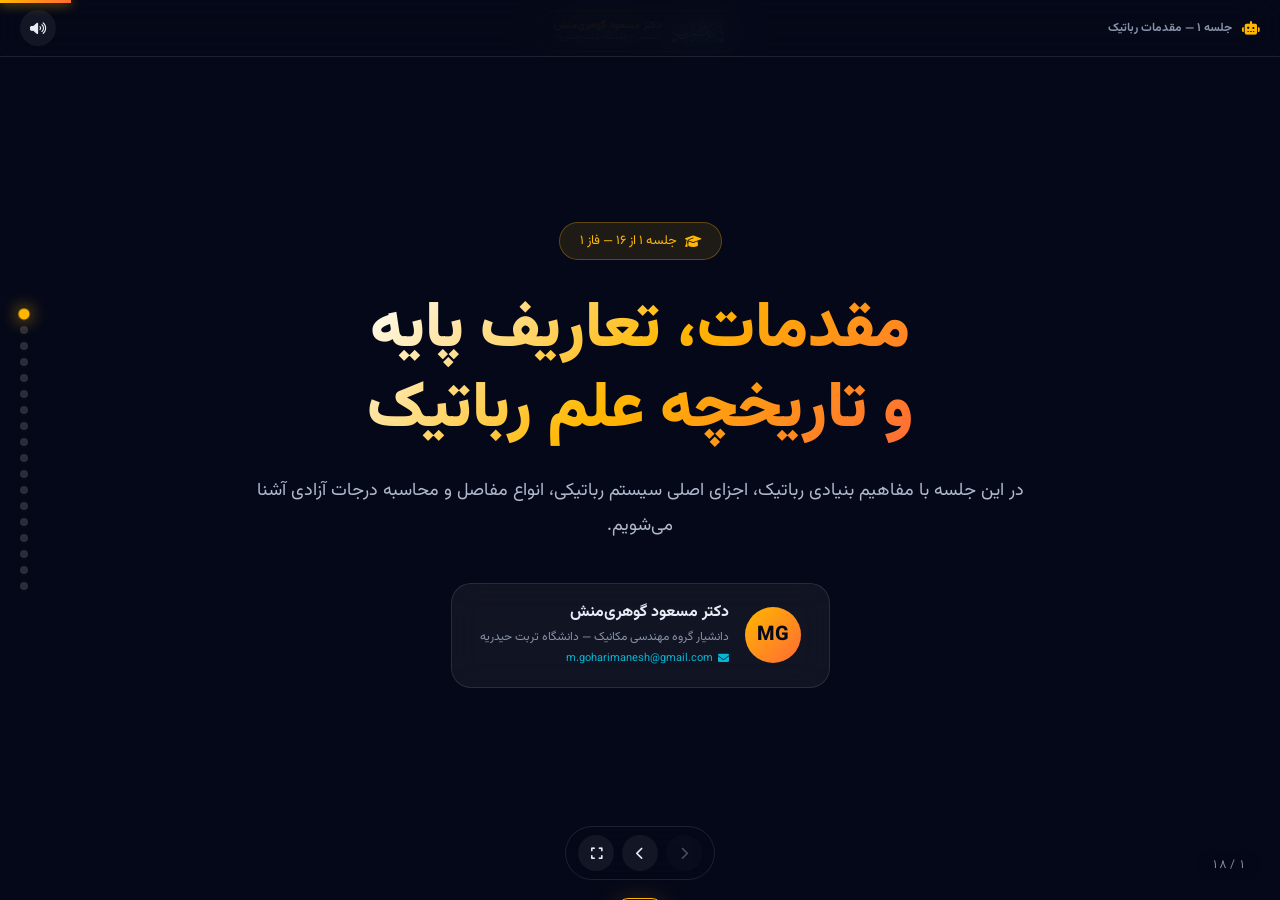
<file: sessions/session-01/index1.html>
<!DOCTYPE html>
<html lang="fa" dir="rtl">
<head>
<meta charset="UTF-8">
<meta name="viewport" content="width=device-width, initial-scale=1.0">
<title>جلسه ۱ — مقدمات رباتیک | دکتر گوهری‌منش</title>

<link rel="preconnect" href="https://fonts.googleapis.com">
<link rel="preconnect" href="https://fonts.gstatic.com" crossorigin>
<link href="https://fonts.googleapis.com/css2?family=Vazirmatn:wght@300;400;500;600;700;800;900&display=swap" rel="stylesheet">
<link rel="stylesheet" href="https://cdnjs.cloudflare.com/ajax/libs/font-awesome/6.5.1/css/all.min.css">

<style>
/* ═══════════════════════════════════════════════
   متغیرها
═══════════════════════════════════════════════ */
:root {
  --accent: #ffb700;
  --accent2: #ff6b35;
  --success: #00d4aa;
  --danger: #ff4757;
  --purple: #a855f7;
  --pink: #ec4899;
  --cyan: #06b6d4;
  --dark: #050818;
  --card: rgba(255,255,255,0.05);
  --border: rgba(255,255,255,0.1);
}

* { margin: 0; padding: 0; box-sizing: border-box; }

html, body {
  height: 100%;
  overflow: hidden;
  font-family: 'Vazirmatn', sans-serif;
  background: var(--dark);
  color: #e8ecf5;
  user-select: none;
}

/* ═══════════════════════════════════════════════
   پس‌زمینه
═══════════════════════════════════════════════ */
.bg-wrap {
  position: fixed; inset: 0; z-index: -2;
  background: radial-gradient(ellipse at top, #0a1030 0%, #050818 60%);
  overflow: hidden;
}
.bubble {
  position: absolute; border-radius: 50%;
  filter: blur(80px); opacity: 0.3;
  animation: float 22s infinite ease-in-out;
}
.b1 { width: 500px; height: 500px; background: #ffb700; top: -10%; right: -8%; }
.b2 { width: 440px; height: 440px; background: #00d4aa; bottom: -15%; left: -8%; animation-delay: -7s; }
.b3 { width: 360px; height: 360px; background: #a855f7; top: 35%; left: 40%; animation-delay: -14s; opacity: 0.2; }
@keyframes float {
  0%,100% { transform: translate(0,0) scale(1); }
  33% { transform: translate(60px,-50px) scale(1.1); }
  66% { transform: translate(-40px,40px) scale(0.95); }
}
.particles { position: fixed; inset: 0; z-index: -1; pointer-events: none; }
.particle {
  position: absolute; width: 2px; height: 2px;
  border-radius: 50%; animation: rise linear infinite; opacity: 0;
}
@keyframes rise {
  0% { transform: translateY(100vh) scale(0); opacity: 0; }
  10% { opacity: 0.8; }
  90% { opacity: 0.6; }
  100% { transform: translateY(-20vh) scale(1.2); opacity: 0; }
}

/* ═══════════════════════════════════════════════
   هدر بالا (ثابت)
═══════════════════════════════════════════════ */
.top-header {
  position: fixed; top: 0; left: 0; right: 0; z-index: 100;
  display: flex; justify-content: space-between; align-items: center;
  padding: 10px 20px;
  background: rgba(5,8,24,0.75);
  backdrop-filter: blur(20px);
  border-bottom: 1px solid var(--border);
}
.header-brand {
  display: flex; align-items: center; gap: 10px;
  font-size: 12px; font-weight: 700; color: #8892a8;
}
.header-brand i { color: var(--accent); font-size: 14px; }

/* امضای ثابت استاد — بالای صفحه */
.instructor-signature {
  position: fixed; top: 10px; left: 50%;
  transform: translateX(-50%);
  z-index: 95;
  display: flex; align-items: center; gap: 8px;
  padding: 6px 16px;
  background: rgba(5,8,24,0.7);
  backdrop-filter: blur(12px);
  border: 1px solid rgba(255,183,0,0.2);
  border-radius: 100px;
  pointer-events: none;
}
.instructor-signature img {
  height: 28px; width: auto;
  filter: drop-shadow(0 0 4px rgba(255,183,0,0.3));
}
.instructor-signature .sig-fallback {
  width: 28px; height: 28px;
  border-radius: 50%;
  background: linear-gradient(135deg, var(--accent), var(--accent2));
  display: grid; place-items: center;
  font-size: 11px; color: #050818; font-weight: 800;
}
.instructor-signature .sig-text {
  display: flex; flex-direction: column; line-height: 1.2;
}
.instructor-signature .sig-text strong {
  font-size: 10.5px; color: var(--accent); font-weight: 700;
}
.instructor-signature .sig-text span {
  font-size: 8.5px; color: #8892a8;
}

/* نوار پیشرفت */
.progress-bar {
  position: fixed; top: 0; left: 0; height: 3px;
  background: linear-gradient(90deg, var(--accent), var(--accent2));
  z-index: 110;
  transition: width 0.4s ease;
  box-shadow: 0 0 12px var(--accent);
}

/* کنترل‌ها */
.controls {
  position: fixed; bottom: 20px; left: 50%;
  transform: translateX(-50%);
  z-index: 90;
  display: flex; gap: 8px;
  padding: 8px 12px;
  background: rgba(5,8,24,0.75);
  backdrop-filter: blur(16px);
  border: 1px solid var(--border);
  border-radius: 100px;
}
.ctrl-btn {
  width: 36px; height: 36px; border-radius: 50%;
  border: none; background: rgba(255,255,255,0.06);
  color: #e8ecf5; cursor: pointer;
  display: grid; place-items: center;
  font-size: 13px;
  transition: all 0.25s;
}
.ctrl-btn:hover { background: rgba(255,183,0,0.2); color: var(--accent); }
.ctrl-btn:disabled { opacity: 0.3; cursor: not-allowed; }

/* نقاط ناوبری */
.nav-dots {
  position: fixed; left: 20px; top: 50%;
  transform: translateY(-50%);
  z-index: 90;
  display: flex; flex-direction: column; gap: 8px;
}
.nav-dot {
  width: 8px; height: 8px; border-radius: 50%;
  background: rgba(255,255,255,0.15);
  cursor: pointer;
  transition: all 0.3s;
}
.nav-dot:hover { background: rgba(255,183,0,0.5); transform: scale(1.2); }
.nav-dot.active {
  background: var(--accent);
  box-shadow: 0 0 12px var(--accent);
  transform: scale(1.4);
}

/* شمارنده اسلاید */
.slide-counter {
  position: fixed; bottom: 20px; right: 20px;
  z-index: 90;
  font-size: 12px; color: #8892a8;
  background: rgba(5,8,24,0.7);
  padding: 6px 14px;
  border-radius: 100px;
  backdrop-filter: blur(12px);
  font-variant-numeric: tabular-nums;
}

/* ═══════════════════════════════════════════════
   اسلایدها
═══════════════════════════════════════════════ */
.slides-container {
  position: relative;
  width: 100vw; height: 100vh;
  overflow: hidden;
}
.slide {
  position: absolute; inset: 0;
  display: flex; flex-direction: column;
  align-items: center; justify-content: center;
  padding: 90px 60px 80px;
  opacity: 0; visibility: hidden;
  transition: opacity 0.5s ease, visibility 0.5s;
  overflow-y: auto;
}
.slide.active { opacity: 1; visibility: visible; }
.slide.active > * { animation: slideIn 0.6s ease backwards; }
.slide.active > *:nth-child(1) { animation-delay: 0.05s; }
.slide.active > *:nth-child(2) { animation-delay: 0.15s; }
.slide.active > *:nth-child(3) { animation-delay: 0.25s; }
.slide.active > *:nth-child(4) { animation-delay: 0.35s; }
@keyframes slideIn {
  from { opacity: 0; transform: translateY(30px); }
  to { opacity: 1; transform: translateY(0); }
}

.slide-title {
  font-size: clamp(22px, 3vw, 32px);
  font-weight: 800;
  margin-bottom: 12px;
  text-align: center;
  background: linear-gradient(135deg, #fff, var(--accent));
  -webkit-background-clip: text; background-clip: text;
  -webkit-text-fill-color: transparent;
}
.slide-sub {
  font-size: clamp(13px, 1.5vw, 15px);
  color: #8892a8;
  text-align: center;
  margin-bottom: 32px;
  max-width: 700px;
}

/* ═══════════════════════════════════════════════
   اسلاید ۱: کاور
═══════════════════════════════════════════════ */
.cover-slide { text-align: center; }
.cover-badge {
  display: inline-flex; align-items: center; gap: 8px;
  padding: 8px 20px;
  background: rgba(255,183,0,0.1);
  border: 1px solid rgba(255,183,0,0.3);
  border-radius: 100px;
  font-size: 13px; color: var(--accent);
  margin-bottom: 30px;
}
.cover-badge i { animation: rotate 4s linear infinite; }
@keyframes rotate { to { transform: rotate(360deg); } }

.cover-title {
  font-size: clamp(34px, 5.5vw, 64px);
  font-weight: 900;
  line-height: 1.25;
  margin-bottom: 24px;
  background: linear-gradient(135deg, #fff 0%, var(--accent) 50%, var(--accent2) 100%);
  -webkit-background-clip: text; background-clip: text;
  -webkit-text-fill-color: transparent;
  animation: coverPop 1s ease backwards;
}
@keyframes coverPop {
  from { opacity: 0; transform: scale(0.85); }
  to { opacity: 1; transform: scale(1); }
}
.cover-desc {
  font-size: clamp(14px, 1.8vw, 18px);
  color: #b0b8cc;
  max-width: 780px;
  margin: 0 auto 40px;
  line-height: 1.9;
}
.cover-instructor {
  display: inline-flex; align-items: center; gap: 16px;
  padding: 16px 28px;
  background: var(--card);
  border: 1px solid var(--border);
  border-radius: 20px;
  backdrop-filter: blur(16px);
}
.cover-instructor .avatar {
  width: 56px; height: 56px; border-radius: 50%;
  background: linear-gradient(135deg, var(--accent), var(--accent2));
  display: grid; place-items: center;
  font-size: 20px; color: #050818; font-weight: 800;
}
.cover-instructor .info { text-align: right; }
.cover-instructor .info strong { display: block; font-size: 16px; margin-bottom: 3px; }
.cover-instructor .info span { font-size: 12px; color: #8892a8; display: block; }
.cover-instructor .info a {
  font-size: 11px; color: var(--cyan);
  text-decoration: none; margin-top: 4px;
  display: inline-flex; align-items: center; gap: 5px;
}

/* ═══════════════════════════════════════════════
   کارت‌های محتوا
═══════════════════════════════════════════════ */
.cards-grid {
  display: grid;
  grid-template-columns: repeat(auto-fit, minmax(220px, 1fr));
  gap: 16px;
  width: 100%; max-width: 900px;
}
.content-card {
  background: var(--card);
  border: 1px solid var(--border);
  border-radius: 16px;
  padding: 22px;
  backdrop-filter: blur(12px);
  transition: all 0.3s;
  cursor: pointer;
}
.content-card:hover {
  border-color: var(--accent);
  transform: translateY(-4px);
  box-shadow: 0 10px 30px rgba(255,183,0,0.15);
}
.content-card .card-icon {
  width: 44px; height: 44px;
  border-radius: 12px;
  background: var(--ci, linear-gradient(135deg, var(--accent), var(--accent2)));
  display: grid; place-items: center;
  font-size: 18px; color: #050818;
  margin-bottom: 12px;
}
.content-card h3 { font-size: 14px; font-weight: 700; margin-bottom: 6px; }
.content-card p { font-size: 12px; color: #b0b8cc; line-height: 1.8; }

/* ═══════════════════════════════════════════════
   تایم‌لاین
═══════════════════════════════════════════════ */
.timeline {
  display: flex; align-items: center; justify-content: space-between;
  width: 100%; max-width: 950px;
  position: relative;
  padding: 20px 0;
  direction: ltr;
}
.timeline::before {
  content: '';
  position: absolute;
  top: 50%; left: 5%; right: 5%;
  height: 2px;
  background: linear-gradient(90deg, var(--accent), var(--accent2), var(--purple));
  transform: translateY(-50%);
}
.timeline-item {
  position: relative;
  display: flex; flex-direction: column;
  align-items: center;
  z-index: 1;
  cursor: pointer;
}
.timeline-item .dot {
  width: 16px; height: 16px;
  border-radius: 50%;
  background: var(--accent);
  border: 3px solid var(--dark);
  box-shadow: 0 0 12px var(--accent);
  transition: all 0.3s;
}
.timeline-item:hover .dot { transform: scale(1.4); }
.timeline-item .year {
  font-size: 12px; font-weight: 700;
  color: var(--accent);
  margin-top: 8px;
  direction: ltr;
}
.timeline-item .event {
  font-size: 10.5px; color: #8892a8;
  text-align: center;
  max-width: 100px;
  margin-top: 4px;
  direction: rtl;
}

/* ═══════════════════════════════════════════════
   شبیه‌ساز مفاصل
═══════════════════════════════════════════════ */
.simulator {
  width: 100%; max-width: 900px;
  background: var(--card);
  border: 1px solid var(--border);
  border-radius: 20px;
  padding: 28px;
  backdrop-filter: blur(12px);
}
.sim-layout {
  display: grid;
  grid-template-columns: 1fr 1fr;
  gap: 24px;
  align-items: center;
}
.sim-svg-wrap {
  background: rgba(0,0,0,0.3);
  border-radius: 16px;
  padding: 16px;
  display: flex; align-items: center; justify-content: center;
}
.sim-svg-wrap svg { max-width: 100%; height: auto; }

.sim-controls { display: flex; flex-direction: column; gap: 16px; }
.sim-control label {
  display: block; font-size: 12px; color: #8892a8;
  margin-bottom: 6px;
}
.sim-control label strong { color: var(--accent); }
.sim-control input[type=range] {
  width: 100%; height: 6px;
  background: rgba(255,255,255,0.1);
  border-radius: 3px;
  -webkit-appearance: none;
  appearance: none;
  outline: none;
}
.sim-control input[type=range]::-webkit-slider-thumb {
  -webkit-appearance: none;
  width: 18px; height: 18px;
  background: var(--accent);
  border-radius: 50%;
  cursor: pointer;
  box-shadow: 0 0 12px var(--accent);
}
.sim-control input[type=range]::-moz-range-thumb {
  width: 18px; height: 18px;
  background: var(--accent);
  border-radius: 50%;
  cursor: pointer;
  border: none;
  box-shadow: 0 0 12px var(--accent);
}
.sim-readout {
  display: flex; justify-content: space-between;
  padding: 10px 14px;
  background: rgba(0,212,170,0.1);
  border: 1px solid rgba(0,212,170,0.3);
  border-radius: 10px;
  font-size: 12px;
}
.sim-readout strong { color: var(--success); font-variant-numeric: tabular-nums; }

.sim-tabs {
  display: flex; gap: 8px;
  margin-bottom: 16px;
}
.sim-tab {
  flex: 1;
  padding: 10px 16px;
  background: rgba(255,255,255,0.04);
  border: 1px solid var(--border);
  border-radius: 10px;
  color: #b0b8cc;
  cursor: pointer;
  font-family: 'Vazirmatn', sans-serif;
  font-size: 12px;
  font-weight: 600;
  transition: all 0.25s;
}
.sim-tab.active {
  background: rgba(255,183,0,0.15);
  border-color: var(--accent);
  color: var(--accent);
}

/* ═══════════════════════════════════════════════
   DOF Calculator
═══════════════════════════════════════════════ */
.dof-grid {
  display: grid;
  grid-template-columns: repeat(auto-fit, minmax(200px, 1fr));
  gap: 16px;
  width: 100%; max-width: 900px;
  margin-bottom: 24px;
}
.dof-card {
  background: var(--card);
  border: 1px solid var(--border);
  border-radius: 16px;
  padding: 20px;
  text-align: center;
  backdrop-filter: blur(12px);
  transition: all 0.3s;
  cursor: pointer;
}
.dof-card:hover { border-color: var(--accent); transform: translateY(-3px); }
.dof-card.active { border-color: var(--accent); background: rgba(255,183,0,0.1); }
.dof-card .mech-icon {
  font-size: 26px; color: var(--accent);
  margin-bottom: 10px;
}
.dof-card h4 { font-size: 13px; margin-bottom: 6px; }
.dof-card p { font-size: 11px; color: #8892a8; }
.dof-card .result {
  margin-top: 12px;
  padding: 8px 12px;
  background: rgba(0,212,170,0.1);
  border-radius: 8px;
  font-size: 11px;
  color: var(--success);
  display: none;
}
.dof-card.active .result { display: block; }
.dof-card .result strong {
  color: var(--success);
  font-size: 16px;
  display: block;
  margin-top: 2px;
}

/* ═══════════════════════════════════════════════
   فرمول
═══════════════════════════════════════════════ */
.formula-box {
  background: linear-gradient(135deg, rgba(168,85,247,0.1), rgba(6,182,212,0.08));
  border: 1px solid rgba(168,85,247,0.3);
  border-radius: 16px;
  padding: 24px 32px;
  margin: 20px 0;
  text-align: center;
  direction: ltr;
  font-family: 'Cambria Math', 'Times New Roman', serif;
  font-size: clamp(18px, 2.5vw, 26px);
  color: #fff;
}
.formula-box .formula-main {
  font-style: italic;
  letter-spacing: 1px;
}
.formula-box .formula-note {
  font-family: 'Vazirmatn', sans-serif;
  font-size: 12px;
  color: #8892a8;
  margin-top: 12px;
  direction: rtl;
}

/* ═══════════════════════════════════════════════
   کارت‌های سوال / Quiz
═══════════════════════════════════════════════ */
.question-card {
  max-width: 700px;
  width: 100%;
  background: var(--card);
  border: 2px solid rgba(255,183,0,0.3);
  border-radius: 20px;
  padding: 32px;
  backdrop-filter: blur(12px);
  text-align: center;
}
.question-card .q-icon {
  width: 60px; height: 60px;
  margin: 0 auto 20px;
  border-radius: 50%;
  background: linear-gradient(135deg, var(--accent), var(--accent2));
  display: grid; place-items: center;
  font-size: 28px; color: #050818;
  animation: pulse 2s infinite;
}
@keyframes pulse {
  0%,100% { box-shadow: 0 0 20px rgba(255,183,0,0.4); }
  50% { box-shadow: 0 0 40px rgba(255,183,0,0.7); }
}
.question-card h3 {
  font-size: 18px; margin-bottom: 20px;
  line-height: 1.6;
}
.quiz-options {
  display: flex; flex-direction: column; gap: 10px;
  text-align: right;
}
.quiz-option {
  padding: 14px 20px;
  background: rgba(255,255,255,0.04);
  border: 1px solid var(--border);
  border-radius: 12px;
  cursor: pointer;
  font-family: 'Vazirmatn', sans-serif;
  font-size: 13px;
  color: #e8ecf5;
  transition: all 0.25s;
  display: flex; align-items: center; gap: 12px;
  text-align: right;
}
.quiz-option:hover { background: rgba(255,183,0,0.1); border-color: var(--accent); }
.quiz-option .opt-letter {
  width: 28px; height: 28px; flex-shrink: 0;
  border-radius: 50%;
  background: rgba(255,255,255,0.08);
  display: grid; place-items: center;
  font-weight: 800; font-size: 12px;
  color: var(--accent);
}
.quiz-option.correct {
  background: rgba(0,212,170,0.15);
  border-color: var(--success);
}
.quiz-option.correct .opt-letter {
  background: var(--success); color: #050818;
}
.quiz-option.wrong {
  background: rgba(255,71,87,0.15);
  border-color: var(--danger);
}
.quiz-option.wrong .opt-letter {
  background: var(--danger); color: #fff;
}
.quiz-option:disabled { cursor: not-allowed; }
.quiz-result {
  margin-top: 20px;
  padding: 14px;
  border-radius: 12px;
  font-size: 13px;
  font-weight: 600;
  display: none;
}
.quiz-result.show { display: block; }
.quiz-result.ok {
  background: rgba(0,212,170,0.15);
  color: var(--success);
}
.quiz-result.no {
  background: rgba(255,71,87,0.15);
  color: var(--danger);
}

/* ═══════════════════════════════════════════════
   تمرین کلاسی
═══════════════════════════════════════════════ */
.exercise-wrap {
  width: 100%; max-width: 900px;
  max-height: 70vh;
  overflow-y: auto;
  padding: 4px;
  padding-left: 12px;
}
.exercise-wrap::-webkit-scrollbar { width: 6px; }
.exercise-wrap::-webkit-scrollbar-track { background: rgba(255,255,255,0.05); border-radius: 3px; }
.exercise-wrap::-webkit-scrollbar-thumb { background: var(--accent); border-radius: 3px; }

.ex-section {
  background: var(--card);
  border: 1px solid var(--border);
  border-radius: 14px;
  padding: 18px 22px;
  margin-bottom: 14px;
  backdrop-filter: blur(12px);
}
.ex-section.a { border-right: 4px solid #fbbf24; }
.ex-section.b { border-right: 4px solid var(--success); }
.ex-section.c { border-right: 4px solid var(--purple); }
.ex-section.d { border-right: 4px solid var(--danger); }
.ex-section h4 {
  font-size: 14px; margin-bottom: 12px;
  display: flex; align-items: center; gap: 8px;
}
.ex-section.a h4 { color: #fbbf24; }
.ex-section.b h4 { color: var(--success); }
.ex-section.c h4 { color: var(--purple); }
.ex-section.d h4 { color: var(--danger); }

.ex-item {
  display: flex; gap: 10px;
  padding: 10px 0;
  border-bottom: 1px dashed rgba(255,255,255,0.06);
  font-size: 12.5px;
  color: #c0c8dc;
  line-height: 1.8;
}
.ex-item:last-child { border-bottom: none; }
.ex-item .ex-num {
  width: 24px; height: 24px; flex-shrink: 0;
  border-radius: 50%;
  background: rgba(255,255,255,0.08);
  display: grid; place-items: center;
  font-size: 11px; font-weight: 800;
  color: var(--accent);
}
.ex-section.a .ex-num { background: rgba(251,191,36,0.2); color: #fbbf24; }
.ex-section.b .ex-num { background: rgba(0,212,170,0.2); color: var(--success); }
.ex-section.c .ex-num { background: rgba(168,85,247,0.2); color: var(--purple); }
.ex-section.d .ex-num { background: rgba(255,71,87,0.2); color: var(--danger); }

.ex-section.d .ex-item .ex-num { font-size: 13px; }

/* ═══════════════════════════════════════════════
   جمع‌بندی
═══════════════════════════════════════════════ */
.summary-list {
  max-width: 700px; width: 100%;
  display: flex; flex-direction: column; gap: 12px;
}
.summary-item {
  display: flex; align-items: flex-start; gap: 14px;
  padding: 16px 20px;
  background: var(--card);
  border: 1px solid var(--border);
  border-radius: 12px;
  backdrop-filter: blur(12px);
  font-size: 13px;
  line-height: 1.8;
}
.summary-item i {
  color: var(--success);
  font-size: 18px;
  flex-shrink: 0;
  margin-top: 2px;
}
.summary-item strong { color: var(--accent); }

/* ═══════════════════════════════════════════════
   منابع
═══════════════════════════════════════════════ */
.resources-list {
  max-width: 750px; width: 100%;
  display: flex; flex-direction: column; gap: 12px;
}
.resource-item {
  display: flex; align-items: center; gap: 16px;
  padding: 18px 22px;
  background: var(--card);
  border: 1px solid var(--border);
  border-radius: 14px;
  backdrop-filter: blur(12px);
  transition: all 0.3s;
}
.resource-item:hover { border-color: var(--accent); transform: translateX(-4px); }
.resource-item .res-cover {
  width: 50px; height: 60px;
  border-radius: 6px;
  background: linear-gradient(135deg, var(--accent), var(--accent2));
  display: grid; place-items: center;
  font-size: 22px; color: #050818;
  flex-shrink: 0;
}
.resource-item .res-info h4 {
  font-size: 13px; margin-bottom: 4px;
  color: #fff;
}
.resource-item .res-info p {
  font-size: 11px; color: #8892a8;
  font-style: italic;
}

/* ═══════════════════════════════════════════════
   اسلاید خداحافظی
═══════════════════════════════════════════════ */
.goodbye-slide { text-align: center; }
.goodbye-icon {
  width: 100px; height: 100px;
  margin: 0 auto 24px;
  border-radius: 50%;
  background: linear-gradient(135deg, var(--accent), var(--accent2));
  display: grid; place-items: center;
  font-size: 44px; color: #050818;
  animation: goodbyeWave 2s infinite;
  box-shadow: 0 0 50px rgba(255,183,0,0.5);
}
@keyframes goodbyeWave {
  0%,100% { transform: rotate(-8deg) scale(1); }
  50% { transform: rotate(8deg) scale(1.05); }
}
.goodbye-title {
  font-size: clamp(26px, 4vw, 42px);
  font-weight: 900;
  margin-bottom: 16px;
  background: linear-gradient(135deg, var(--accent), var(--accent2));
  -webkit-background-clip: text; background-clip: text;
  -webkit-text-fill-color: transparent;
}
.goodbye-text {
  font-size: clamp(14px, 1.6vw, 16px);
  color: #b0b8cc;
  max-width: 600px;
  margin: 0 auto 32px;
  line-height: 1.9;
}
.goodbye-cta {
  display: inline-flex; align-items: center; gap: 10px;
  padding: 14px 32px;
  background: linear-gradient(135deg, var(--accent), var(--accent2));
  color: #050818;
  border: none; border-radius: 100px;
  font-family: 'Vazirmatn', sans-serif;
  font-size: 14px; font-weight: 800;
  cursor: pointer; text-decoration: none;
  transition: all 0.3s;
  box-shadow: 0 8px 30px rgba(255,183,0,0.4);
}
.goodbye-cta:hover {
  transform: translateY(-3px) scale(1.03);
  box-shadow: 0 14px 40px rgba(255,183,0,0.6);
}

/* ═══════════════════════════════════════════════
   کانفتی
═══════════════════════════════════════════════ */
.confetti-piece {
  position: fixed;
  width: 10px; height: 10px;
  z-index: 999;
  pointer-events: none;
  animation: confettiFall 3s linear forwards;
}
@keyframes confettiFall {
  0% { transform: translateY(-20vh) rotate(0deg); opacity: 1; }
  100% { transform: translateY(100vh) rotate(720deg); opacity: 0; }
}

/* ═══════════════════════════════════════════════
   Toast
═══════════════════════════════════════════════ */
.toast {
  position: fixed;
  bottom: 80px; left: 50%;
  transform: translateX(-50%) translateY(100px);
  background: rgba(10,14,39,0.95);
  border: 1px solid var(--accent);
  color: var(--accent);
  padding: 10px 22px;
  border-radius: 100px;
  font-size: 12px; font-weight: 600;
  backdrop-filter: blur(20px);
  z-index: 999;
  transition: transform 0.4s ease;
  box-shadow: 0 8px 30px rgba(255,183,0,0.3);
}
.toast.show { transform: translateX(-50%) translateY(0); }

/* ═══════════════════════════════════════════════
   ریسپانسیو
═══════════════════════════════════════════════ */
@media (max-width: 900px) {
  .sim-layout { grid-template-columns: 1fr; }
  .timeline { flex-wrap: wrap; gap: 16px; }
  .timeline::before { display: none; }
  .nav-dots { display: none; }
}
@media (max-width: 600px) {
  .slide { padding: 80px 20px 70px; }
  .controls { bottom: 12px; padding: 6px 10px; gap: 5px; }
  .ctrl-btn { width: 32px; height: 32px; font-size: 11px; }
  .slide-counter { bottom: 12px; right: 12px; padding: 4px 10px; font-size: 10.5px; }
  .instructor-signature {
    top: 6px; padding: 4px 10px;
  }
  .instructor-signature img { height: 22px; }
  .instructor-signature .sig-text span { display: none; }
  .instructor-signature .sig-text strong { font-size: 9px; }
}
</style>
</head>
<body>

<!-- ═══════ پس‌زمینه ═══════ -->
<div class="bg-wrap">
  <div class="bubble b1"></div>
  <div class="bubble b2"></div>
  <div class="bubble b3"></div>
</div>
<div class="particles" id="particles"></div>

<!-- ═══════ نوار پیشرفت ═══════ -->
<div class="progress-bar" id="progressBar"></div>

<!-- ═══════ امضای ثابت استاد ═══════ -->
<div class="instructor-signature">
  <img src="../../assets/signature.png" alt="امضای دکتر گوهری‌منش"
       onerror="this.style.display='none';this.nextElementSibling.style.display='grid'">
  <div class="sig-fallback" style="display:none">MG</div>
  <div class="sig-text">
    <strong>دکتر مسعود گوهری‌منش</strong>
    <span>دانشیار — دانشگاه تربت حیدریه</span>
  </div>
</div>

<!-- ═══════ هدر بالا ═══════ -->
<header class="top-header">
  <div class="header-brand">
    <i class="fas fa-robot"></i>
    <span>جلسه ۱ — مقدمات رباتیک</span>
  </div>
  <button class="ctrl-btn" id="soundBtn" title="صدا"><i class="fas fa-volume-up"></i></button>
</header>

<!-- ═══════ اسلایدها ═══════ -->
<div class="slides-container" id="slidesContainer">

  <!-- ═══════════════════════════════════════════
       اسلاید ۱: کاور
  ═══════════════════════════════════════════ -->
  <div class="slide cover-slide" data-slide="1">
    <div class="cover-badge">
      <i class="fas fa-graduation-cap"></i>
      <span>جلسه ۱ از ۱۶ — فاز ۱</span>
    </div>
    <h1 class="cover-title">مقدمات، تعاریف پایه<br>و تاریخچه علم رباتیک</h1>
    <p class="cover-desc">
      در این جلسه با مفاهیم بنیادی رباتیک، اجزای اصلی سیستم رباتیکی،
      انواع مفاصل و محاسبه درجات آزادی آشنا می‌شویم.
    </p>
    <div class="cover-instructor">
      <div class="avatar">MG</div>
      <div class="info">
        <strong>دکتر مسعود گوهری‌منش</strong>
        <span>دانشیار گروه مهندسی مکانیک — دانشگاه تربت حیدریه</span>
        <a href="mailto:m.goharimanesh@gmail.com">
          <i class="fas fa-envelope"></i> m.goharimanesh@gmail.com
        </a>
      </div>
    </div>
  </div>

  <!-- ═══════════════════════════════════════════
       اسلاید ۲: سوال انگیزشی
  ═══════════════════════════════════════════ -->
  <div class="slide" data-slide="2">
    <div style="text-align:center; margin-bottom:20px;">
      <div style="width:100px;height:100px;margin:0 auto 20px;border-radius:50%;
        background:linear-gradient(135deg,var(--accent),var(--accent2));
        display:grid;place-items:center;font-size:44px;color:#050818;
        animation:pulse 2s infinite;box-shadow:0 0 40px rgba(255,183,0,0.5);">
        <i class="fas fa-question"></i>
      </div>
    </div>
    <h2 class="slide-title">ربات چیست؟</h2>
    <p class="slide-sub">
      قبل از هر تعریف علمی، به این سوال فکر کنید...
    </p>

    <div class="cards-grid" style="max-width:820px;">
      <div class="content-card" onclick="showToast('آیا ماشین لباسشویی ربات است؟ 🤔')">
        <div class="card-icon"><i class="fas fa-blender"></i></div>
        <h3>ماشین لباسشویی</h3>
        <p>آیا یک دستگاه اتوماتیک که برنامه دارد، ربات است؟</p>
      </div>
      <div class="content-card" onclick="showToast('آیا بازوی صنعتی ربات است؟ 🤖')">
        <div class="card-icon"><i class="fas fa-industry"></i></div>
        <h3>بازوی صنعتی</h3>
        <p>بازوی جوشکاری خط مونتاژ که برنامه‌ریزی می‌شود؟</p>
      </div>
      <div class="content-card" onclick="showToast('آیا روباتیک فضایی ربات است؟ 🚀')">
        <div class="card-icon"><i class="fas fa-rocket"></i></div>
        <h3>مریخ‌نورد</h3>
        <p>کاوشگری که روی مریخ حرکت می‌کند و تصمیم می‌گیرد؟</p>
      </div>
      <div class="content-card" onclick="showToast('آیا ربات انسان‌نما ربات است؟ 🦾')">
        <div class="card-icon"><i class="fas fa-user-astronaut"></i></div>
        <h3>ربات انسان‌نما</h3>
        <p>رباتی با ظاهر انسان که با محیط تعامل می‌کند؟</p>
      </div>
    </div>

    <p style="margin-top:30px; font-size:13px; color:var(--accent); text-align:center;">
      <i class="fas fa-lightbulb"></i>
      تعریف استاندارد در اسلاید بعدی
    </p>
  </div>

  <!-- ═══════════════════════════════════════════
       اسلاید ۳: تعریف ISO
  ═══════════════════════════════════════════ -->
  <div class="slide" data-slide="3">
    <h2 class="slide-title">تعریف استاندارد ربات</h2>
    <p class="slide-sub">بر اساس استاندارد ISO 8373 — سازمان بین‌المللی استاندارد</p>

    <div style="max-width:800px;padding:30px;background:var(--card);
      border:2px solid rgba(255,183,0,0.3);border-radius:20px;backdrop-filter:blur(12px);
      position:relative;margin-bottom:24px;">
      <div style="position:absolute;top:-14px;right:24px;padding:4px 14px;
        background:linear-gradient(135deg,var(--accent),var(--accent2));
        border-radius:100px;font-size:11px;font-weight:800;color:#050818;">
        ISO 8373
      </div>
      <p style="font-size:15px;line-height:2;text-align:center;color:#d0d8e8;">
        «ربات صنعتی، یک <strong style="color:var(--accent);">بازوی ماهر مکانیکی چندمنظوره</strong>
        است که <strong style="color:var(--accent);">قابل برنامه‌ریزی مجدد</strong> بوده و
        می‌تواند در <strong style="color:var(--accent);">سه یا چند محور</strong> حرکت کند.
        این سیستم ممکن است ثابت یا متحرک باشد و در کاربردهای اتوماسیون صنعتی
        استفاده شود.»
      </p>
    </div>

    <div class="cards-grid" style="max-width:820px;">
      <div class="content-card">
        <div class="card-icon"><i class="fas fa-redo"></i></div>
        <h3>قابل برنامه‌ریزی مجدد</h3>
        <p>می‌توان رفتار و وظیفه را بدون تغییر سخت‌افزار تغییر داد</p>
      </div>
      <div class="content-card">
        <div class="card-icon" style="--ci: linear-gradient(135deg, var(--success), var(--cyan));">
          <i class="fas fa-cube"></i>
        </div>
        <h3>چندمنظوره</h3>
        <p>قابلیت انجام کارهای متفاوت با ابزارهای مختلف</p>
      </div>
      <div class="content-card">
        <div class="card-icon" style="--ci: linear-gradient(135deg, var(--purple), var(--pink));">
          <i class="fas fa-arrows-alt"></i>
        </div>
        <h3>چند محوره</h3>
        <p>حرکت در ۳ محور یا بیشتر با درجات آزادی متفاوت</p>
      </div>
      <div class="content-card">
        <div class="card-icon" style="--ci: linear-gradient(135deg, var(--danger), var(--accent2));">
          <i class="fas fa-robot"></i>
        </div>
        <h3>بازوی مکانیکی</h3>
        <p>ساختار زنجیره‌ای متشکل از لینک‌ها و مفاصل</p>
      </div>
    </div>
  </div>

  <!-- ═══════════════════════════════════════════
       اسلاید ۴: تاریخچه
  ═══════════════════════════════════════════ -->
  <div class="slide" data-slide="4">
    <h2 class="slide-title">تاریخچه علم رباتیک</h2>
    <p class="slide-sub">از رویای باستانی تا واقعیت صنعتی</p>

    <div class="timeline">
      <div class="timeline-item">
        <div class="dot" style="background:#a855f7;box-shadow:0 0 12px #a855f7;"></div>
        <div class="year">۱۹۲۱</div>
        <div class="event">واژه «Robot» توسط کارل چاپک</div>
      </div>
      <div class="timeline-item">
        <div class="dot" style="background:#06b6d4;box-shadow:0 0 12px #06b6d4;"></div>
        <div class="year">۱۹۵۴</div>
        <div class="event">اولین ربات صنعتی — جورج دوول</div>
      </div>
      <div class="timeline-item">
        <div class="dot" style="background:#00d4aa;box-shadow:0 0 12px #00d4aa;"></div>
        <div class="year">۱۹۶۱</div>
        <div class="event">Unimate در جنرال موتورز</div>
      </div>
      <div class="timeline-item">
        <div class="dot" style="background:#ffb700;box-shadow:0 0 12px #ffb700;"></div>
        <div class="year">۱۹۷۳</div>
        <div class="event">ربات WAVE — اولین ربات شش‌محوره</div>
      </div>
      <div class="timeline-item">
        <div class="dot" style="background:#ff6b35;box-shadow:0 0 12px #ff6b35;"></div>
        <div class="year">۱۹۹۷</div>
        <div class="event">آسیمو (Honda) — انسان‌نما</div>
      </div>
      <div class="timeline-item">
        <div class="dot" style="background:#ec4899;box-shadow:0 0 12px #ec4899;"></div>
        <div class="year">۲۰۰۰+</div>
        <div class="event">ربات‌های جراحی، فضایی و هوشمند</div>
      </div>
    </div>

    <div style="max-width:800px;margin-top:32px;padding:20px 24px;
      background:rgba(255,183,0,0.08);border:1px solid rgba(255,183,0,0.25);
      border-radius:14px;font-size:13px;line-height:1.9;color:#c0c8dc;">
      <i class="fas fa-info-circle" style="color:var(--accent);"></i>
      <strong style="color:var(--accent);">نکته:</strong>
      واژه «Robot» از کلمه چکی «Robota» به معنای «کار اجباری» گرفته شده و
      اولین‌بار در نمایشنامه R.U.R کارل چاپک (۱۹۲۱) به‌کار رفت.
    </div>
  </div>

  <!-- ═══════════════════════════════════════════
       اسلاید ۵: اجزای چهارگانه
  ═══════════════════════════════════════════ -->
  <div class="slide" data-slide="5">
    <h2 class="slide-title">اجزای اصلی سیستم رباتیکی</h2>
    <p class="slide-sub">هر ربات از ۴ رکن اساسی تشکیل شده است</p>

    <div class="cards-grid" style="max-width:900px;">
      <div class="content-card" onclick="showToast('📐 ساختار مکانیکی: لینک‌ها، مفاصل، بدنه')">
        <div class="card-icon" style="--ci: linear-gradient(135deg, var(--accent), var(--accent2));">
          <i class="fas fa-project-diagram"></i>
        </div>
        <h3>۱. ساختار مکانیکی</h3>
        <p>زنجیره سینماتیکی متشکل از لینک‌های صلب و مفاصل — اسکلت ربات</p>
      </div>
      <div class="content-card" onclick="showToast('⚙️ عملگرها: موتورهای DC، سروو، استپر، هیدرولیک')">
        <div class="card-icon" style="--ci: linear-gradient(135deg, var(--success), var(--cyan));">
          <i class="fas fa-cog"></i>
        </div>
        <h3>۲. عملگرها</h3>
        <p>موتورهای DC، سروو، استپر، هیدرولیک و پنوماتیک — عضلات ربات</p>
      </div>
      <div class="content-card" onclick="showToast('📡 حسگرها: انکودر، خط‌کش نوری، نیرو/گشتاور')">
        <div class="card-icon" style="--ci: linear-gradient(135deg, var(--purple), var(--pink));">
          <i class="fas fa-satellite-dish"></i>
        </div>
        <h3>۳. حسگرها</h3>
        <p>انکودر، خط‌کش نوری، حسگر نیرو/گشتاور — حواس ربات</p>
      </div>
      <div class="content-card" onclick="showToast('🧠 واحد کنترل: میکروکنترلر، کامپیوتر، PLC')">
        <div class="card-icon" style="--ci: linear-gradient(135deg, var(--cyan), var(--accent));">
          <i class="fas fa-microchip"></i>
        </div>
        <h3>۴. واحد کنترل</h3>
        <p>میکروکنترلر، کامپیوتر یا PLC — مغز ربات</p>
      </div>
    </div>

    <div style="max-width:900px;margin-top:24px;display:flex;justify-content:center;
      gap:16px;flex-wrap:wrap;">
      <div style="display:flex;align-items:center;gap:8px;padding:8px 16px;
        background:rgba(255,255,255,0.04);border-radius:100px;font-size:11.5px;color:#8892a8;">
        <i class="fas fa-circle" style="color:var(--accent);font-size:6px;"></i>
        ساختار = اسکلت
      </div>
      <div style="display:flex;align-items:center;gap:8px;padding:8px 16px;
        background:rgba(255,255,255,0.04);border-radius:100px;font-size:11.5px;color:#8892a8;">
        <i class="fas fa-circle" style="color:var(--success);font-size:6px;"></i>
        عملگر = عضله
      </div>
      <div style="display:flex;align-items:center;gap:8px;padding:8px 16px;
        background:rgba(255,255,255,0.04);border-radius:100px;font-size:11.5px;color:#8892a8;">
        <i class="fas fa-circle" style="color:var(--purple);font-size:6px;"></i>
        حسگر = حس
      </div>
      <div style="display:flex;align-items:center;gap:8px;padding:8px 16px;
        background:rgba(255,255,255,0.04);border-radius:100px;font-size:11.5px;color:#8892a8;">
        <i class="fas fa-circle" style="color:var(--cyan);font-size:6px;"></i>
        کنترل = مغز
      </div>
    </div>
  </div>

  <!-- ═══════════════════════════════════════════
       اسلاید ۶: مفاصل R و P
  ═══════════════════════════════════════════ -->
  <div class="slide" data-slide="6">
    <h2 class="slide-title">مفاصل پایه در رباتیک</h2>
    <p class="slide-sub">دو نوع مفصل اصلی: دورانی (R) و کشویی (P)</p>

    <div style="display:grid;grid-template-columns:1fr 1fr;gap:24px;max-width:900px;width:100%;">
      <!-- مفصل R -->
      <div style="background:var(--card);border:1px solid var(--border);border-radius:18px;
        padding:24px;text-align:center;backdrop-filter:blur(12px);">
        <div style="width:60px;height:60px;margin:0 auto 12px;border-radius:50%;
          background:linear-gradient(135deg,var(--accent),var(--accent2));
          display:grid;place-items:center;font-size:24px;color:#050818;">
          <i class="fas fa-sync-alt"></i>
        </div>
        <h3 style="font-size:16px;margin-bottom:6px;">مفصل دورانی (Revolute)</h3>
        <p style="font-size:12px;color:#8892a8;margin-bottom:16px;">
          چرخش حول یک محور ثابت — نماد: <strong style="color:var(--accent);">R</strong>
        </p>
        <svg viewBox="0 0 200 120" style="max-width:100%;height:auto;">
          <!-- زمین -->
          <line x1="10" y1="100" x2="190" y2="100" stroke="#444" stroke-width="2"/>
          <rect x="90" y="90" width="20" height="15" fill="#666" rx="2"/>
          <!-- بازوی چرخان -->
          <g style="transform-origin:100px 90px; animation:revArm 3s infinite ease-in-out;">
            <rect x="98" y="20" width="4" height="70" fill="#ffb700" rx="2"/>
            <circle cx="100" cy="20" r="8" fill="#ff6b35"/>
          </g>
          <!-- نقطه مفصل -->
          <circle cx="100" cy="90" r="10" fill="none" stroke="#00d4aa" stroke-width="3"/>
          <circle cx="100" cy="90" r="3" fill="#00d4aa"/>
          <!-- قوس چرخش -->
          <path d="M 130 60 A 50 50 0 0 1 130 120" fill="none"
            stroke="#ffb700" stroke-width="1.5" stroke-dasharray="3,3" opacity="0.6"/>
          <text x="150" y="95" fill="#ffb700" font-size="11" font-family="Vazirmatn">θ</text>
        </svg>
        <style>
          @keyframes revArm {
            0%,100% { transform: rotate(-30deg); }
            50% { transform: rotate(30deg); }
          }
        </style>
      </div>

      <!-- مفصل P -->
      <div style="background:var(--card);border:1px solid var(--border);border-radius:18px;
        padding:24px;text-align:center;backdrop-filter:blur(12px);">
        <div style="width:60px;height:60px;margin:0 auto 12px;border-radius:50%;
          background:linear-gradient(135deg,var(--success),var(--cyan));
          display:grid;place-items:center;font-size:24px;color:#050818;">
          <i class="fas fa-arrows-alt-v"></i>
        </div>
        <h3 style="font-size:16px;margin-bottom:6px;">مفصل کشویی (Prismatic)</h3>
        <p style="font-size:12px;color:#8892a8;margin-bottom:16px;">
          حرکت خطی در امتداد یک محور — نماد: <strong style="color:var(--success);">P</strong>
        </p>
        <svg viewBox="0 0 200 120" style="max-width:100%;height:auto;">
          <!-- زمین -->
          <line x1="10" y1="100" x2="190" y2="100" stroke="#444" stroke-width="2"/>
          <!-- ریل -->
          <rect x="60" y="94" width="80" height="12" fill="#333" rx="2"/>
          <line x1="60" y1="100" x2="140" y2="100" stroke="#00d4aa" stroke-width="1.5" stroke-dasharray="4,2"/>
          <!-- بلوک متحرک -->
          <g style="animation:prismMove 3s infinite ease-in-out;">
            <rect x="85" y="70" width="30" height="30" fill="#00d4aa" rx="4"/>
            <rect x="95" y="20" width="10" height="50" fill="#06b6d4" rx="2"/>
            <circle cx="100" cy="20" r="8" fill="#ffb700"/>
          </g>
          <!-- فلش حرکت -->
          <path d="M 100 105 L 100 115 M 96 111 L 100 115 L 104 111" stroke="#00d4aa"
            stroke-width="1.5" fill="none"/>
          <text x="150" y="75" fill="#00d4aa" font-size="11" font-family="Vazirmatn">d</text>
        </svg>
        <style>
          @keyframes prismMove {
            0%,100% { transform: translateY(-15px); }
            50% { transform: translateY(0px); }
          }
        </style>
      </div>
    </div>

    <div style="max-width:900px;margin-top:24px;padding:16px 20px;
      background:rgba(168,85,247,0.1);border:1px solid rgba(168,85,247,0.3);
      border-radius:12px;font-size:12.5px;line-height:1.8;color:#c0c8dc;">
      <i class="fas fa-lightbulb" style="color:var(--purple);"></i>
      <strong style="color:var(--purple);">نکته:</strong>
      در رباتیک، هر مفصل دورانی یک درجه آزادی چرخشی و هر مفصل کشویی یک درجه آزادی خطی
      به ربات اضافه می‌کند.
    </div>
  </div>

  <!-- ═══════════════════════════════════════════
       اسلاید ۷: شبیه‌ساز مفاصل (تعاملی)
  ═══════════════════════════════════════════ -->
  <div class="slide" data-slide="7">
    <h2 class="slide-title">شبیه‌ساز تعاملی مفاصل</h2>
    <p class="slide-sub">اسلایدر را حرکت دهید و حرکت مفصل را ببینید</p>

    <div class="simulator">
      <div class="sim-tabs">
        <button class="sim-tab active" data-joint="R" onclick="switchJoint('R')">
          <i class="fas fa-sync-alt"></i> مفصل دورانی (R)
        </button>
        <button class="sim-tab" data-joint="P" onclick="switchJoint('P')">
          <i class="fas fa-arrows-alt-v"></i> مفصل کشویی (P)
        </button>
      </div>

      <div class="sim-layout">
        <div class="sim-svg-wrap">
          <svg id="jointSVG" viewBox="0 0 300 300" style="width:100%;height:auto;">
            <!-- زمین -->
            <line x1="20" y1="250" x2="280" y2="250" stroke="#444" stroke-width="3"/>
            <g id="jointBase" transform="translate(150,250)">
              <!-- پایه -->
              <rect x="-20" y="-20" width="40" height="20" fill="#666" rx="3"/>
              <circle cx="0" cy="0" r="14" fill="none" stroke="#00d4aa" stroke-width="3"/>
              <circle cx="0" cy="0" r="4" fill="#00d4aa"/>
            </g>
            <g id="jointArm" transform="translate(150,250) rotate(-30)">
              <rect x="-4" y="-180" width="8" height="180" fill="#ffb700" rx="3"/>
              <circle cx="0" cy="-180" r="12" fill="#ff6b35"/>
              <text x="20" y="-175" fill="#ff6b35" font-size="14" font-family="Vazirmatn" font-weight="bold">L</text>
            </g>
            <g id="jointPRail" style="display:none;">
              <rect x="120" y="230" width="60" height="20" fill="#333" rx="3"/>
              <line x1="120" y1="240" x2="180" y2="240" stroke="#00d4aa" stroke-width="1" stroke-dasharray="3,2"/>
            </g>
          </svg>
        </div>

        <div class="sim-controls">
          <div class="sim-control">
            <label>
              <span id="jointParamLabel">زاویه چرخش θ:</span>
              <strong id="jointParamValue">-30°</strong>
            </label>
            <input type="range" id="jointSlider" min="-90" max="90" value="-30" step="1">
          </div>

          <div class="sim-readout">
            <span><i class="fas fa-crosshairs" style="color:var(--accent);"></i> موقعیت نوک:</span>
            <span>(<strong id="tipX">0</strong>, <strong id="tipY">0</strong>)</span>
          </div>

          <div class="sim-readout">
            <span><i class="fas fa-ruler-combined" style="color:var(--success);"></i> طول بازو:</span>
            <span><strong>L = 180 px</strong></span>
          </div>

          <div class="sim-readout" style="background:rgba(168,85,247,0.1);border-color:rgba(168,85,247,0.3);">
            <span><i class="fas fa-cube" style="color:var(--purple);"></i> درجات آزادی:</span>
            <span><strong style="color:var(--purple);">1 DOF</strong></span>
          </div>
        </div>
      </div>
    </div>
  </div>

  <!-- ═══════════════════════════════════════════
       اسلاید ۸: درجه آزادی
  ═══════════════════════════════════════════ -->
  <div class="slide" data-slide="8">
    <h2 class="slide-title">درجه آزادی (DOF)</h2>
    <p class="slide-sub">معیار اصلی برای توصیف قابلیت حرکتی یک مکانیزم</p>

    <div style="max-width:820px;width:100%;">
      <div class="formula-box">
        <div class="formula-main">
          M = 3(N − 1 − j) + <span style="color:#00d4aa;">Σ f<sub>i</sub></span>
        </div>
        <div class="formula-note">
          فرمول <strong style="color:var(--accent);">گروبلر-کوتزباخ</strong> برای مکانیزم‌های صفحه‌ای
        </div>
      </div>

      <div class="cards-grid" style="max-width:100%;">
        <div class="content-card">
          <div class="card-icon" style="--ci: linear-gradient(135deg, var(--accent), var(--accent2));">
            <i class="fas fa-cubes"></i>
          </div>
          <h3>N — تعداد لینک‌ها</h3>
          <p>شامل زمین (بدنه ثابت) که به‌عنوان لینک ۰ حساب می‌شود</p>
        </div>
        <div class="content-card">
          <div class="card-icon" style="--ci: linear-gradient(135deg, var(--success), var(--cyan));">
            <i class="fas fa-link"></i>
          </div>
          <h3>j — تعداد مفاصل</h3>
          <p>تعداد اتصالات بین لینک‌ها</p>
        </div>
        <div class="content-card">
          <div class="card-icon" style="--ci: linear-gradient(135deg, var(--purple), var(--pink));">
            <i class="fas fa-circle-notch"></i>
          </div>
          <h3>f<sub>i</sub> — درجه آزادی مفصل</h3>
          <p>R = 1، P = 1، کروی = 3 و ...</p>
        </div>
        <div class="content-card">
          <div class="card-icon" style="--ci: linear-gradient(135deg, var(--danger), var(--accent2));">
            <i class="fas fa-calculator"></i>
          </div>
          <h3>M — درجه آزادی کل</h3>
          <p>تعداد حرکات مستقل مکانیزم</p>
        </div>
      </div>

      <div style="margin-top:24px;padding:18px 22px;
        background:rgba(0,212,170,0.08);border:1px solid rgba(0,212,170,0.3);
        border-radius:14px;font-size:13px;line-height:1.9;color:#c0c8dc;">
        <i class="fas fa-graduation-cap" style="color:var(--success);"></i>
        <strong style="color:var(--success);">مثال ساده — بازوی ۲R صفحه‌ای:</strong><br>
        N = 3 (زمین + ۲ لینک متحرک)، j = 2 (مفصل R)، f₁ = f₂ = 1<br>
        M = 3(3 − 1 − 2) + (1 + 1) = <strong style="color:var(--accent);">2 DOF</strong>
      </div>
    </div>
  </div>

  <!-- ═══════════════════════════════════════════
       اسلاید ۹: شبیه‌ساز DOF
  ═══════════════════════════════════════════ -->
  <div class="slide" data-slide="9">
    <h2 class="slide-title">ماشین‌حساب DOF تعاملی</h2>
    <p class="slide-sub">روی هر مکانیزم کلیک کنید تا DOF آن را ببینید</p>

    <div class="dof-grid" id="dofGrid">
      <div class="dof-card" data-mech="2R" onclick="selectMech(this)">
        <div class="mech-icon"><i class="fas fa-angles-up"></i></div>
        <h4>بازوی ۲R صفحه‌ای</h4>
        <p>دو مفصل دورانی سری</p>
        <div class="result">
          N=3, j=2, Σf=2<br>
          <strong>M = 2</strong>
        </div>
      </div>
      <div class="dof-card" data-mech="3R" onclick="selectMech(this)">
        <div class="mech-icon"><i class="fas fa-project-diagram"></i></div>
        <h4>بازوی ۳R صفحه‌ای</h4>
        <p>سه مفصل دورانی سری</p>
        <div class="result">
          N=4, j=3, Σf=3<br>
          <strong>M = 3</strong>
        </div>
      </div>
      <div class="dof-card" data-mech="RRPR" onclick="selectMech(this)">
        <div class="mech-icon"><i class="fas fa-robot"></i></div>
        <h4>ربات اسکارا (RRPR)</h4>
        <p>سه R + یک P</p>
        <div class="result">
          N=5, j=4, Σf=4<br>
          <strong>M = 4</strong>
        </div>
      </div>
      <div class="dof-card" data-mech="5R" onclick="selectMech(this)">
        <div class="mech-icon"><i class="fas fa-industry"></i></div>
        <h4>بازوی صنعتی ۵R</h4>
        <p>پنج مفصل دورانی</p>
        <div class="result">
          N=6, j=5, Σf=5<br>
          <strong>M = 5</strong>
        </div>
      </div>
    </div>

    <div style="max-width:900px;width:100%;margin-top:24px;padding:20px 24px;
      background:linear-gradient(135deg,rgba(168,85,247,0.1),rgba(6,182,212,0.08));
      border:1px solid rgba(168,85,247,0.3);border-radius:14px;
      font-size:12.5px;line-height:1.9;color:#c0c8dc;">
      <i class="fas fa-lightbulb" style="color:var(--purple);"></i>
      <strong style="color:var(--purple);">نکته:</strong>
      در عمل، برخی مکانیزم‌ها ممکن است DOF مؤثر کمتری داشته باشند
      (به دلیل قیود خاص). همیشه فرمول گروبلر را با بررسی فیزیکی تأیید کنید.
    </div>
  </div>

  <!-- ═══════════════════════════════════════════
       اسلاید ۱۰: زنجیره سینماتیکی
  ═══════════════════════════════════════════ -->
  <div class="slide" data-slide="10">
    <h2 class="slide-title">زنجیره سینماتیکی</h2>
    <p class="slide-sub">ساختار اتصال لینک‌ها و مفاصل</p>

    <div style="display:grid;grid-template-columns:1fr 1fr;gap:24px;max-width:900px;width:100%;">
      <div style="background:var(--card);border:1px solid var(--border);border-radius:16px;
        padding:24px;backdrop-filter:blur(12px);">
        <h3 style="font-size:15px;margin-bottom:12px;color:var(--accent);">
          <i class="fas fa-arrow-left"></i> زنجیره باز (سری)
        </h3>
        <p style="font-size:12px;color:#b0b8cc;line-height:1.8;margin-bottom:16px;">
          هر لینک فقط به یک لینک قبل و بعد متصل است. مانند بازوهای صنعتی.
        </p>
        <svg viewBox="0 0 280 100" style="width:100%;height:auto;">
          <circle cx="30" cy="70" r="10" fill="#00d4aa"/>
          <line x1="30" y1="70" x2="110" y2="40" stroke="#ffb700" stroke-width="8" stroke-linecap="round"/>
          <circle cx="110" cy="40" r="10" fill="#00d4aa"/>
          <line x1="110" y1="40" x2="190" y2="70" stroke="#ffb700" stroke-width="8" stroke-linecap="round"/>
          <circle cx="190" cy="70" r="10" fill="#00d4aa"/>
          <line x1="190" y1="70" x2="250" y2="30" stroke="#ffb700" stroke-width="8" stroke-linecap="round"/>
          <circle cx="250" cy="30" r="8" fill="#ff6b35"/>
          <text x="30" y="95" fill="#8892a8" font-size="10" font-family="Vazirmatn">پایه</text>
          <text x="240" y="25" fill="#ff6b35" font-size="10" font-family="Vazirmatn">عملگر</text>
        </svg>
      </div>

      <div style="background:var(--card);border:1px solid var(--border);border-radius:16px;
        padding:24px;backdrop-filter:blur(12px);">
        <h3 style="font-size:15px;margin-bottom:12px;color:var(--success);">
          <i class="fas fa-circle-nodes"></i> زنجیره بسته (موازی)
        </h3>
        <p style="font-size:12px;color:#b0b8cc;line-height:1.8;margin-bottom:16px;">
          چند مسیر مستقل بین پایه و عملگر وجود دارد. مانند ربات استوارت.
        </p>
        <svg viewBox="0 0 280 100" style="width:100%;height:auto;">
          <line x1="70" y1="75" x2="210" y2="75" stroke="#444" stroke-width="2"/>
          <circle cx="70" cy="75" r="8" fill="#00d4aa"/>
          <circle cx="140" cy="75" r="8" fill="#00d4aa"/>
          <circle cx="210" cy="75" r="8" fill="#00d4aa"/>
          <rect x="115" y="20" width="50" height="15" fill="#ff6b35" rx="3"/>
          <line x1="70" y1="75" x2="120" y2="35" stroke="#ffb700" stroke-width="4"/>
          <line x1="210" y1="75" x2="160" y2="35" stroke="#ffb700" stroke-width="4"/>
          <line x1="140" y1="75" x2="140" y2="35" stroke="#ffb700" stroke-width="4"/>
        </svg>
      </div>
    </div>

    <div style="max-width:900px;width:100%;margin-top:20px;padding:16px 22px;
      background:rgba(0,212,170,0.08);border:1px solid rgba(0,212,170,0.3);
      border-radius:12px;font-size:12.5px;line-height:1.8;color:#c0c8dc;">
      <i class="fas fa-check-circle" style="color:var(--success);"></i>
      <strong style="color:var(--success);">مقایسه:</strong>
      ربات‌های سری فضای کاری بزرگ‌تر، ربات‌های موازی صلبیت و دقت بالاتری دارند.
    </div>
  </div>

  <!-- ═══════════════════════════════════════════
       اسلاید ۱۱: فضای کاری
  ═══════════════════════════════════════════ -->
  <div class="slide" data-slide="11">
    <h2 class="slide-title">فضای کاری ربات</h2>
    <p class="slide-sub">مجموعه نقاطی که عملگر نهایی می‌تواند به آن برسد</p>

    <div style="max-width:820px;width:100%;background:var(--card);border:1px solid var(--border);
      border-radius:18px;padding:24px;backdrop-filter:blur(12px);">
      <div class="sim-layout">
        <div class="sim-svg-wrap">
          <svg viewBox="0 0 300 300" style="width:100%;height:auto;">
            <!-- فضای کاری (دایره) -->
            <circle cx="150" cy="150" r="120" fill="rgba(255,183,0,0.08)"
              stroke="#ffb700" stroke-width="2" stroke-dasharray="5,4"/>
            <circle cx="150" cy="150" r="60" fill="rgba(255,71,87,0.06)"
              stroke="#ff4757" stroke-width="1.5" stroke-dasharray="3,3"/>
            <!-- پایه -->
            <circle cx="150" cy="150" r="8" fill="#00d4aa"/>
            <circle cx="150" cy="150" r="14" fill="none" stroke="#00d4aa" stroke-width="2"/>
            <!-- بازوی ۲R -->
            <g id="wsArm">
              <line x1="150" y1="150" x2="220" y2="100" stroke="#ffb700" stroke-width="6" stroke-linecap="round"/>
              <line x1="220" y1="100" x2="270" y2="150" stroke="#ff6b35" stroke-width="6" stroke-linecap="round"/>
              <circle cx="220" cy="100" r="5" fill="#00d4aa"/>
              <circle cx="270" cy="150" r="6" fill="#ff4757"/>
            </g>
            <!-- برچسب‌ها -->
            <text x="150" y="290" fill="#ffb700" font-size="11" font-family="Vazirmatn" text-anchor="middle">
              فضای کاری قابل دسترس
            </text>
            <text x="150" y="30" fill="#ff4757" font-size="10" font-family="Vazirmatn" text-anchor="middle">
              ناحیه ماهرانه
            </text>
          </svg>
        </div>
        <div>
          <div style="margin-bottom:16px;">
            <h4 style="font-size:13px;color:var(--accent);margin-bottom:6px;">
              <i class="fas fa-circle"></i> فضای کاری قابل دسترس
            </h4>
            <p style="font-size:12px;color:#b0b8cc;line-height:1.7;">
              همه نقاطی که نوک بازو می‌تواند به آن برسد.
            </p>
          </div>
          <div style="margin-bottom:16px;">
            <h4 style="font-size:13px;color:var(--danger);margin-bottom:6px;">
              <i class="fas fa-circle"></i> فضای کاری ماهرانه
            </h4>
            <p style="font-size:12px;color:#b0b8cc;line-height:1.7;">
              نقاطی که نوک بازو می‌تواند با هر جهت‌گیری دلخواه به آن برسد.
            </p>
          </div>
          <div style="padding:12px 16px;background:rgba(168,85,247,0.1);
            border:1px solid rgba(168,85,247,0.3);border-radius:10px;font-size:11.5px;
            line-height:1.7;color:#c0c8dc;">
            <i class="fas fa-lightbulb" style="color:var(--purple);"></i>
            فضای کاری همیشه زیرمجموعه‌ای از فضای قابل دسترس است.
          </div>
        </div>
      </div>
    </div>
  </div>

  <!-- ═══════════════════════════════════════════
       اسلاید ۱۲: مثال‌های صنعتی
  ═══════════════════════════════════════════ -->
  <div class="slide" data-slide="12">
    <h2 class="slide-title">مثال‌های صنعتی</h2>
    <p class="slide-sub">ربات‌های واقعی در صنعت و زندگی روزمره</p>

    <div class="cards-grid" style="max-width:1000px;">
      <div class="content-card">
        <div class="card-icon" style="--ci: linear-gradient(135deg, var(--accent), var(--accent2));">
          <i class="fas fa-industry"></i>
        </div>
        <h3>PUMA 560</h3>
        <p>ربات کلاسیک ۶ درجه آزادی — آموزشی و صنعتی</p>
      </div>
      <div class="content-card">
        <div class="card-icon" style="--ci: linear-gradient(135deg, var(--success), var(--cyan));">
          <i class="fas fa-robot"></i>
        </div>
        <h3>ABB IRB 4600</h3>
        <p>ربات سری ۶ محوره پرکاربرد در جوشکاری و مونتاژ</p>
      </div>
      <div class="content-card">
        <div class="card-icon" style="--ci: linear-gradient(135deg, var(--purple), var(--pink));">
          <i class="fas fa-arrows-alt"></i>
        </div>
        <h3>Epson SCARA</h3>
        <p>ربات مونتاژ سریع با انطباق‌پذیری انتخابی افقی</p>
      </div>
      <div class="content-card">
        <div class="card-icon" style="--ci: linear-gradient(135deg, var(--danger), var(--accent2));">
          <i class="fas fa-hand-holding-medical"></i>
        </div>
        <h3>Da Vinci Surgery</h3>
        <p>ربات جراحی کم‌تهاجمی با دقت بالا</p>
      </div>
      <div class="content-card">
        <div class="card-icon" style="--ci: linear-gradient(135deg, var(--cyan), var(--accent));">
          <i class="fas fa-rocket"></i>
        </div>
        <h3>Curiosity Rover</h3>
        <p>مریخ‌نورد ناسا با ۶ چرخ و بازوی علمی</p>
      </div>
      <div class="content-card">
        <div class="card-icon" style="--ci: linear-gradient(135deg, var(--accent2), var(--accent));">
          <i class="fas fa-hdd"></i>
        </div>
        <h3>MeArm</h3>
        <p>ربات آموزشی ۴ درجه آزادی با آردوینو</p>
      </div>
    </div>
  </div>

  <!-- ═══════════════════════════════════════════
       اسلاید ۱۳: تمرین کلاسی
  ═══════════════════════════════════════════ -->
  <div class="slide" data-slide="13">
    <h2 class="slide-title">تمرین‌های کلاسی</h2>
    <p class="slide-sub">جلسه ۱ — مفاهیم پایه و درجات آزادی</p>

    <div class="exercise-wrap">
      <!-- الف) سوالات مفهومی -->
      <div class="ex-section a">
        <h4><i class="fas fa-brain"></i> الف) سؤالات مفهومی</h4>
        <div class="ex-item">
          <div class="ex-num">۱</div>
          <div>تفاوت اصلی ربات با یک دستگاه اتوماتیک ساده (مانند ماشین لباسشویی) چیست؟ حداقل دو معیار بیان کنید.</div>
        </div>
        <div class="ex-item">
          <div class="ex-num">۲</div>
          <div>چرا استاندارد ISO 8373 بر «قابلیت برنامه‌ریزی مجدد» تأکید دارد؟</div>
        </div>
        <div class="ex-item">
          <div class="ex-num">۳</div>
          <div>مفصل کروی (Ball Joint) چند درجه آزادی دارد؟ در چه ربات‌هایی استفاده می‌شود؟</div>
        </div>
      </div>

      <!-- ب) تمرین عملی -->
      <div class="ex-section b">
        <h4><i class="fas fa-flask"></i> ب) تمرین‌های عملی</h4>
        <div class="ex-item">
          <div class="ex-num">۱</div>
          <div>با استفاده از فرمول گروبلر، DOF یک بازوی ۴R صفحه‌ای را محاسبه کنید. مراحل را بنویسید.</div>
        </div>
        <div class="ex-item">
          <div class="ex-num">۲</div>
          <div>در نرم‌افزار SAM (یا هر نرم‌افزار تحلیل مکانیزم)، یک بازوی ۲R بسازید و DOF آن را تأیید کنید.</div>
        </div>
        <div class="ex-item">
          <div class="ex-num">۳</div>
          <div>برای یک ربات ۵R (مثل بازوی صنعتی)، جدولی از N، j و fᵢ تهیه کنید و DOF را محاسبه نمایید.</div>
        </div>
      </div>

      <!-- ج) تمرین نوشتاری -->
      <div class="ex-section c">
        <h4><i class="fas fa-pen-fancy"></i> ج) تمرین نوشتاری</h4>
        <div class="ex-item">
          <div class="ex-num">۱</div>
          <div>تاریخچه تحول رباتیک را در قالب یک مقاله یک‌صفحه‌ای از دهه ۱۹۲۰ تا امروز خلاصه کنید.</div>
        </div>
        <div class="ex-item">
          <div class="ex-num">۲</div>
          <div>چهار رکن اصلی یک سیستم رباتیکی را شرح دهید و برای هر یک، یک مثال واقعی بیاورید.</div>
        </div>
      </div>

      <!-- د) چالش خلاقانه -->
      <div class="ex-section d">
        <h4><i class="fas fa-star"></i> د) چالش خلاقانه ★</h4>
        <div class="ex-item">
          <div class="ex-num">★</div>
          <div>
            یک کاربرد نوآورانه از یک ربات ۲R یا SCARA در زندگی روزمره یا صنعت طراحی کنید.
            <br>
            <span style="color:#8892a8;font-size:11.5px;">
              (نوع مفاصل، تعداد DOF، مزیت اصلی و محدودیت‌ها را مشخص کنید — ۲۰۰ کلمه)
            </span>
          </div>
        </div>
      </div>
    </div>
  </div>

  <!-- ═══════════════════════════════════════════
       اسلاید ۱۴: سوال تعاملی
  ═══════════════════════════════════════════ -->
  <div class="slide" data-slide="14">
    <h2 class="slide-title">سوال تعاملی</h2>
    <p class="slide-sub">پاسخ صحیح را انتخاب کنید</p>

    <div class="question-card">
      <div class="q-icon"><i class="fas fa-question"></i></div>
      <h3>درجه آزادی یک بازوی صفحه‌ای ۳R (سه لینک متحرک، سه مفصل R) چند است؟</h3>

      <div class="quiz-options" id="quizOptions">
        <button class="quiz-option" data-correct="false" onclick="answerQuiz(this, false)">
          <span class="opt-letter">الف</span>
          <span>۲ درجه آزادی</span>
        </button>
        <button class="quiz-option" data-correct="true" onclick="answerQuiz(this, true)">
          <span class="opt-letter">ب</span>
          <span>۳ درجه آزادی</span>
        </button>
        <button class="quiz-option" data-correct="false" onclick="answerQuiz(this, false)">
          <span class="opt-letter">ج</span>
          <span>۴ درجه آزادی</span>
        </button>
        <button class="quiz-option" data-correct="false" onclick="answerQuiz(this, false)">
          <span class="opt-letter">د</span>
          <span>۶ درجه آزادی</span>
        </button>
      </div>

      <div class="quiz-result" id="quizResult"></div>
    </div>
  </div>

  <!-- ═══════════════════════════════════════════
       اسلاید ۱۵: پاسخ + کانفتی
  ═══════════════════════════════════════════ -->
  <div class="slide" data-slide="15">
    <div style="text-align:center;">
      <div style="width:120px;height:120px;margin:0 auto 24px;border-radius:50%;
        background:linear-gradient(135deg,var(--success),var(--cyan));
        display:grid;place-items:center;font-size:56px;color:#050818;
        animation:correctBounce 1s infinite;box-shadow:0 0 60px rgba(0,212,170,0.6);">
        <i class="fas fa-check"></i>
      </div>
    </div>
    <h2 class="slide-title" style="background:linear-gradient(135deg,var(--success),var(--cyan));
      -webkit-background-clip:text;background-clip:text;">
      پاسخ صحیح: گزینه ب
    </h2>
    <p class="slide-sub" style="font-size:15px;">
      ۳ درجه آزادی — با فرمول گروبلر
    </p>

    <div style="max-width:650px;width:100%;padding:28px;
      background:var(--card);border:2px solid var(--success);
      border-radius:20px;backdrop-filter:blur(12px);">
      <div style="direction:ltr;text-align:center;font-family:'Cambria Math',serif;
        font-size:20px;color:#fff;margin-bottom:20px;">
        M = 3(N − 1 − j) + Σfᵢ
      </div>
      <div style="text-align:center;font-size:13px;color:#b0b8cc;line-height:2.2;">
        N = 4 (زمین + ۳ لینک متحرک)<br>
        j = 3 (سه مفصل R)<br>
        Σfᵢ = 1 + 1 + 1 = 3<br>
        <br>
        <strong style="color:var(--success);font-size:16px;">
          M = 3(4 − 1 − 3) + 3 = 0 + 3 = 3 DOF
        </strong>
      </div>
    </div>
    <style>
      @keyframes correctBounce {
        0%,100% { transform: scale(1) rotate(0); }
        50% { transform: scale(1.1) rotate(5deg); }
      }
    </style>
  </div>

  <!-- ═══════════════════════════════════════════
       اسلاید ۱۶: جمع‌بندی
  ═══════════════════════════════════════════ -->
  <div class="slide" data-slide="16">
    <h2 class="slide-title">جمع‌بندی جلسه ۱</h2>
    <p class="slide-sub">آنچه امروز آموختیم</p>

    <div class="summary-list">
      <div class="summary-item">
        <i class="fas fa-check-circle"></i>
        <div>
          <strong>تعریف استاندارد ربات (ISO 8373):</strong>
          بازوی ماهر مکانیکی چندمنظوره، قابل برنامه‌ریزی مجدد، با حرکت در ۳ یا چند محور.
        </div>
      </div>
      <div class="summary-item">
        <i class="fas fa-check-circle"></i>
        <div>
          <strong>اجزای چهارگانه:</strong>
          ساختار مکانیکی، عملگرها، حسگرها و واحد کنترل.
        </div>
      </div>
      <div class="summary-item">
        <i class="fas fa-check-circle"></i>
        <div>
          <strong>مفاصل پایه:</strong>
          دورانی (R) و کشویی (P) — هر کدام یک درجه آزادی اضافه می‌کنند.
        </div>
      </div>
      <div class="summary-item">
        <i class="fas fa-check-circle"></i>
        <div>
          <strong>فرمول گروبلر-کوتزباخ:</strong>
          M = 3(N − 1 − j) + Σfᵢ — ابزار اصلی محاسبه DOF مکانیزم‌های صفحه‌ای.
        </div>
      </div>
      <div class="summary-item">
        <i class="fas fa-check-circle"></i>
        <div>
          <strong>زنجیره‌های سینماتیکی:</strong>
          سری (باز) و موازی (بسته) — هر کدام مزایا و معایب خاص خود را دارند.
        </div>
      </div>
    </div>
  </div>

  <!-- ═══════════════════════════════════════════
       اسلاید ۱۷: منابع
  ═══════════════════════════════════════════ -->
  <div class="slide" data-slide="17">
    <h2 class="slide-title">منابع جلسه</h2>
    <p class="slide-sub">برای مطالعه بیشتر</p>

    <div class="resources-list">
      <div class="resource-item">
        <div class="res-cover"><i class="fas fa-book"></i></div>
        <div class="res-info">
          <h4>Robot Dynamics and Control</h4>
          <p>Mark W. Spong, Seth Hutchinson, M. Vidyasagar — فصل ۱</p>
        </div>
      </div>
      <div class="resource-item">
        <div class="res-cover" style="background:linear-gradient(135deg,var(--success),var(--cyan));">
          <i class="fas fa-book-open"></i>
        </div>
        <div class="res-info">
          <h4>Introduction to Robotics: Mechanics and Control</h4>
          <p>John J. Craig — فصل ۱ و ۲</p>
        </div>
      </div>
      <div class="resource-item">
        <div class="res-cover" style="background:linear-gradient(135deg,var(--purple),var(--pink));">
          <i class="fas fa-video"></i>
        </div>
        <div class="res-info">
          <h4>جزوات و ویدیوهای آموزشی دکتر مسعود گوهری‌منش</h4>
          <p>دانشگاه تربت حیدریه — آزمایشگاه ARCSLAB</p>
        </div>
      </div>
      <div class="resource-item">
        <div class="res-cover" style="background:linear-gradient(135deg,var(--cyan),var(--accent));">
          <i class="fas fa-file-pdf"></i>
        </div>
        <div class="res-info">
          <h4>ISO 8373:2012 — Robots and Robotic Devices</h4>
          <p>سند استاندارد بین‌المللی تعاریف ربات</p>
        </div>
      </div>
    </div>
  </div>

  <!-- ═══════════════════════════════════════════
       اسلاید ۱۸: خداحافظی
  ═══════════════════════════════════════════ -->
  <div class="slide goodbye-slide" data-slide="18">
    <div class="goodbye-icon"><i class="fas fa-hand-peace"></i></div>
    <h2 class="goodbye-title">تا جلسه بعد!</h2>
    <p class="goodbye-text">
      در جلسه ۲ با انواع ربات‌ها و دسته‌بندی معماری‌های صنعتی
      (سری، موازی، SCARA و پیوسته) آشنا می‌شویم.
    </p>
    <button class="goodbye-cta" onclick="window.location.href='../../index.html'">
      <i class="fas fa-home"></i>
      بازگشت به صفحه اصلی
    </button>
    <div style="margin-top:32px;display:inline-flex;align-items:center;gap:12px;
      padding:14px 24px;background:var(--card);border:1px solid var(--border);
      border-radius:16px;backdrop-filter:blur(12px);">
      <div style="width:44px;height:44px;border-radius:50%;
        background:linear-gradient(135deg,var(--accent),var(--accent2));
        display:grid;place-items:center;font-size:16px;color:#050818;font-weight:800;">
        MG
      </div>
      <div style="text-align:right;">
        <div style="font-size:13px;font-weight:700;">دکتر مسعود گوهری‌منش</div>
        <div style="font-size:10.5px;color:#8892a8;">دانشیار — دانشگاه تربت حیدریه</div>
        <a href="mailto:m.goharimanesh@gmail.com" style="font-size:10px;color:var(--cyan);text-decoration:none;">
          m.goharimanesh@gmail.com
        </a>
      </div>
    </div>
  </div>

</div>

<!-- ═══════ نقاط ناوبری ═══════ -->
<div class="nav-dots" id="navDots"></div>

<!-- ═══════ شمارنده ═══════ -->
<div class="slide-counter" id="slideCounter">۱ / ۱۸</div>

<!-- ═══════ کنترل‌ها ═══════ -->
<div class="controls">
  <button class="ctrl-btn" id="prevBtn" title="قبلی (←)"><i class="fas fa-chevron-right"></i></button>
  <button class="ctrl-btn" id="nextBtn" title="بعدی (→)"><i class="fas fa-chevron-left"></i></button>
  <button class="ctrl-btn" id="fsBtn" title="تمام‌صفحه"><i class="fas fa-expand"></i></button>
</div>

<!-- ═══════ Toast ═══════ -->
<div class="toast" id="toast"></div>

<script>
/* ═══════════════════════════════════════════════
   ناوبری اسلایدها
═══════════════════════════════════════════════ */
const slides = document.querySelectorAll('.slide');
const totalSlides = slides.length;
let currentSlide = 0;

// ساخت نقاط ناوبری
const navDots = document.getElementById('navDots');
slides.forEach((_, i) => {
  const dot = document.createElement('div');
  dot.className = 'nav-dot' + (i === 0 ? ' active' : '');
  dot.addEventListener('click', () => goToSlide(i));
  navDots.appendChild(dot);
});

function goToSlide(index) {
  if (index < 0 || index >= totalSlides) return;
  slides[currentSlide].classList.remove('active');
  currentSlide = index;
  slides[currentSlide].classList.add('active');
  
  // آپدیت نقاط
  document.querySelectorAll('.nav-dot').forEach((d, i) => {
    d.classList.toggle('active', i === currentSlide);
  });
  
  // آپدیت نوار پیشرفت
  const pct = ((currentSlide + 1) / totalSlides) * 100;
  document.getElementById('progressBar').style.width = pct + '%';
  
  // آپدیت شمارنده
  const toFa = n => String(n).replace(/\d/g, d => '۰۱۲۳۴۵۶۷۸۹'[d]);
  document.getElementById('slideCounter').textContent = `${toFa(currentSlide + 1)} / ${toFa(totalSlides)}`;
  
  // غیرفعال‌سازی دکمه‌ها
  document.getElementById('prevBtn').disabled = currentSlide === 0;
  document.getElementById('nextBtn').disabled = currentSlide === totalSlides - 1;
  
  playSlideSound();
}

function nextSlide() { goToSlide(currentSlide + 1); }
function prevSlide() { goToSlide(currentSlide - 1); }

document.getElementById('nextBtn').addEventListener('click', nextSlide);
document.getElementById('prevBtn').addEventListener('click', prevSlide);

// کیبورد
document.addEventListener('keydown', (e) => {
  if (e.key === 'ArrowLeft' || e.key === ' ') { e.preventDefault(); nextSlide(); }
  else if (e.key === 'ArrowRight') { e.preventDefault(); prevSlide(); }
  else if (e.key === 'Home') { e.preventDefault(); goToSlide(0); }
  else if (e.key === 'End') { e.preventDefault(); goToSlide(totalSlides - 1); }
});

// سوایپ لمسی
let touchStartX = 0;
let touchEndX = 0;
document.addEventListener('touchstart', (e) => { touchStartX = e.changedTouches[0].screenX; });
document.addEventListener('touchend', (e) => {
  touchEndX = e.changedTouches[0].screenX;
  const diff = touchStartX - touchEndX;
  if (Math.abs(diff) > 60) {
    if (diff > 0) nextSlide(); // سوایپ به چپ → بعدی
    else prevSlide();
  }
});

// شروع
goToSlide(0);

/* ═══════════════════════════════════════════════
   افکت‌های صوتی
═══════════════════════════════════════════════ */
let audioCtx = null;
let soundEnabled = true;

function initAudio() {
  if (!audioCtx) audioCtx = new (window.AudioContext || window.webkitAudioContext)();
  if (audioCtx.state === 'suspended') audioCtx.resume();
}
function playTone(freq, dur, type = 'sine', vol = 0.06) {
  if (!soundEnabled) return;
  initAudio();
  const osc = audioCtx.createOscillator();
  const gain = audioCtx.createGain();
  osc.type = type; osc.frequency.value = freq;
  gain.gain.setValueAtTime(0, audioCtx.currentTime);
  gain.gain.linearRampToValueAtTime(vol, audioCtx.currentTime + 0.01);
  gain.gain.exponentialRampToValueAtTime(0.001, audioCtx.currentTime + dur);
  osc.connect(gain); gain.connect(audioCtx.destination);
  osc.start(); osc.stop(audioCtx.currentTime + dur);
}
function playClick() { playTone(880, 0.06, 'sine', 0.04); }
function playSlideSound() {
  if (!soundEnabled) return;
  playTone(523, 0.1, 'sine', 0.04);
  setTimeout(() => playTone(784, 0.12, 'sine', 0.04), 60);
}
function playSuccess() {
  if (!soundEnabled) return;
  playTone(523, 0.12, 'sine', 0.06);
  setTimeout(() => playTone(659, 0.12, 'sine', 0.06), 80);
  setTimeout(() => playTone(784, 0.2, 'sine', 0.06), 160);
  setTimeout(() => playTone(1046, 0.3, 'sine', 0.06), 260);
}
function playError() {
  if (!soundEnabled) return;
  playTone(300, 0.15, 'sawtooth', 0.05);
  setTimeout(() => playTone(200, 0.2, 'sawtooth', 0.05), 100);
}

const soundBtn = document.getElementById('soundBtn');
soundBtn.addEventListener('click', () => {
  soundEnabled = !soundEnabled;
  soundBtn.innerHTML = soundEnabled ? '<i class="fas fa-volume-up"></i>' : '<i class="fas fa-volume-mute"></i>';
  if (soundEnabled) playClick();
});

/* ═══════════════════════════════════════════════
   تمام‌صفحه
═══════════════════════════════════════════════ */
const fsBtn = document.getElementById('fsBtn');
fsBtn.addEventListener('click', () => {
  playClick();
  if (!document.fullscreenElement) {
    document.documentElement.requestFullscreen();
    fsBtn.innerHTML = '<i class="fas fa-compress"></i>';
  } else {
    document.exitFullscreen();
    fsBtn.innerHTML = '<i class="fas fa-expand"></i>';
  }
});

/* ═══════════════════════════════════════════════
   Toast
═══════════════════════════════════════════════ */
const toastEl = document.getElementById('toast');
let toastTimer;
function showToast(msg) {
  toastEl.textContent = msg;
  toastEl.classList.add('show');
  clearTimeout(toastTimer);
  toastTimer = setTimeout(() => toastEl.classList.remove('show'), 2500);
}

/* ═══════════════════════════════════════════════
   ذرات
═══════════════════════════════════════════════ */
const particlesWrap = document.getElementById('particles');
const colors = ['#ffb700', '#00d4aa', '#a855f7', '#06b6d4', '#ff6b35'];
for (let i = 0; i < 30; i++) {
  const p = document.createElement('div');
  p.className = 'particle';
  p.style.left = Math.random() * 100 + '%';
  p.style.animationDuration = (12 + Math.random() * 18) + 's';
  p.style.animationDelay = (Math.random() * 20) + 's';
  p.style.background = colors[Math.floor(Math.random() * colors.length)];
  p.style.boxShadow = `0 0 8px ${p.style.background}`;
  particlesWrap.appendChild(p);
}

/* ═══════════════════════════════════════════════
   شبیه‌ساز مفاصل
═══════════════════════════════════════════════ */
let currentJointType = 'R';
const jointSlider = document.getElementById('jointSlider');
const jointArm = document.getElementById('jointArm');
const jointBase = document.getElementById('jointBase');
const jointPRail = document.getElementById('jointPRail');
const tipXEl = document.getElementById('tipX');
const tipYEl = document.getElementById('tipY');
const jointParamValue = document.getElementById('jointParamValue');
const jointParamLabel = document.getElementById('jointParamLabel');

function switchJoint(type) {
  playClick();
  currentJointType = type;
  document.querySelectorAll('.sim-tab').forEach(t => {
    t.classList.toggle('active', t.dataset.joint === type);
  });
  
  if (type === 'R') {
    jointSlider.min = -90; jointSlider.max = 90; jointSlider.value = -30;
    jointParamLabel.textContent = 'زاویه چرخش θ:';
    jointArm.style.display = '';
    jointPRail.style.display = 'none';
    jointSlider.step = 1;
  } else {
    jointSlider.min = 0; jointSlider.max = 180; jointSlider.value = 0;
    jointParamLabel.textContent = 'جابجایی خطی d:';
    jointArm.style.display = 'none';
    jointPRail.style.display = '';
    jointSlider.step = 1;
  }
  updateJoint();
}

function updateJoint() {
  const v = parseFloat(jointSlider.value);
  const L = 180;
  
  if (currentJointType === 'R') {
    jointParamValue.textContent = v + '°';
    jointArm.setAttribute('transform', `translate(150,250) rotate(${v})`);
    const rad = (v - 90) * Math.PI / 180;
    const x = 150 + L * Math.cos(rad);
    const y = 250 + L * Math.sin(rad);
    tipXEl.textContent = Math.round(x - 150);
    tipYEl.textContent = Math.round(250 - y);
  } else {
    jointParamValue.textContent = v + ' px';
    const moveY = -v; // حرکت رو به بالا
    jointPRail.setAttribute('transform', `translate(0, ${moveY})`);
    tipXEl.textContent = '0';
    tipYEl.textContent = (180 + Math.abs(v));
  }
}

jointSlider.addEventListener('input', () => {
  updateJoint();
});

updateJoint();

/* ═══════════════════════════════════════════════
   ماشین‌حساب DOF
═══════════════════════════════════════════════ */
function selectMech(el) {
  playClick();
  document.querySelectorAll('.dof-card').forEach(c => c.classList.remove('active'));
  el.classList.add('active');
  setTimeout(() => {
    playSuccess();
    showToast('DOF محاسبه شد ✓');
  }, 300);
}

/* ═══════════════════════════════════════════════
   Quiz
═══════════════════════════════════════════════ */
function answerQuiz(btn, isCorrect) {
  const options = document.querySelectorAll('#quizOptions .quiz-option');
  const result = document.getElementById('quizResult');
  
  options.forEach(o => o.disabled = true);
  
  if (isCorrect) {
    btn.classList.add('correct');
    result.className = 'quiz-result show ok';
    result.innerHTML = '<i class="fas fa-check-circle"></i> آفرین! پاسخ صحیح است.';
    playSuccess();
    fireConfetti();
    setTimeout(() => goToSlide(14), 1800);
  } else {
    btn.classList.add('wrong');
    result.className = 'quiz-result show no';
    result.innerHTML = '<i class="fas fa-times-circle"></i> پاسخ صحیح نبود — گزینه ب درست است.';
    playError();
    // نمایش پاسخ صحیح
    options.forEach(o => {
      if (o.dataset.correct === 'true') o.classList.add('correct');
    });
    setTimeout(() => goToSlide(14), 2200);
  }
}

/* ═══════════════════════════════════════════════
   کانفتی
═══════════════════════════════════════════════ */
function fireConfetti() {
  const colors = ['#ffb700', '#00d4aa', '#a855f7', '#ff6b35', '#06b6d4', '#ec4899'];
  for (let i = 0; i < 60; i++) {
    const c = document.createElement('div');
    c.className = 'confetti-piece';
    c.style.left = Math.random() * 100 + 'vw';
    c.style.background = colors[Math.floor(Math.random() * colors.length)];
    c.style.animationDelay = (Math.random() * 0.5) + 's';
    c.style.animationDuration = (2 + Math.random() * 1.5) + 's';
    c.style.borderRadius = Math.random() > 0.5 ? '50%' : '2px';
    document.body.appendChild(c);
    setTimeout(() => c.remove(), 4000);
  }
}

/* ═══════════════════════════════════════════════
   کلیک روی کارت‌ها → صدای کلیک
═══════════════════════════════════════════════ */
document.querySelectorAll('.content-card').forEach(c => {
  c.addEventListener('click', playClick);
});
</script>
</body>
</html>
</file>
